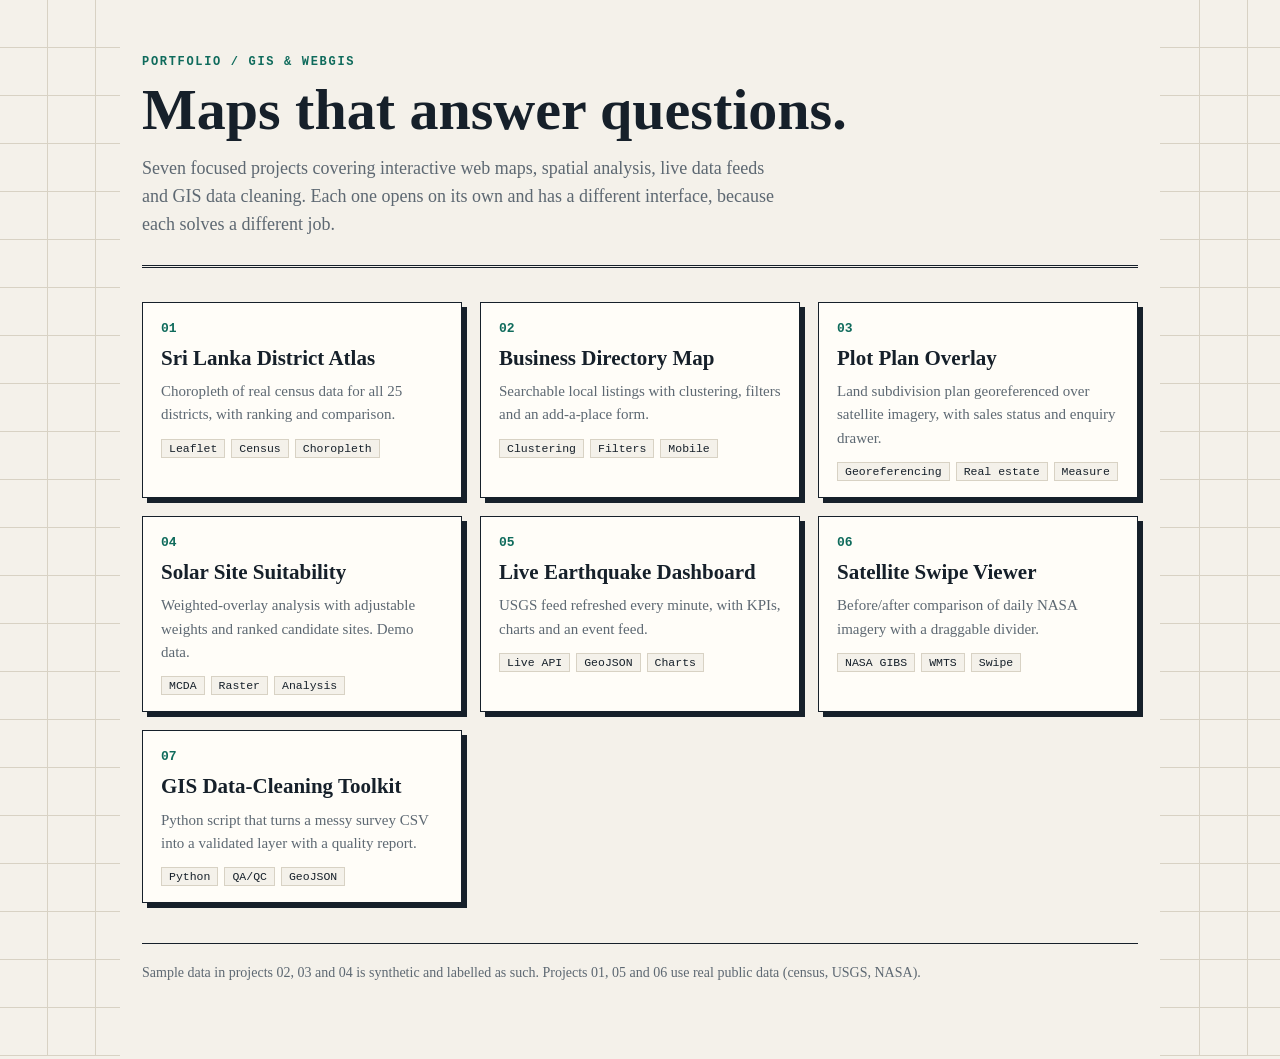
<file: index.html>
<!DOCTYPE html>
<html lang="en">
<head>
<meta charset="utf-8">
<meta name="viewport" content="width=device-width, initial-scale=1">
<title>GIS &amp; WebGIS Portfolio</title>
<meta name="description" content="Seven small WebGIS and GIS data projects: interactive maps, spatial analysis, live data and data cleaning.">
<style>
:root{--bg:#f4f1ea;--ink:#16202a;--mut:#5d6872;--line:#d8d2c4;--acc:#0f6b5c;--card:#fffdf8}
*{box-sizing:border-box}
body{margin:0;background:var(--bg);color:var(--ink);font:16px/1.55 Georgia,"Times New Roman",serif;
 background-image:linear-gradient(var(--line) 1px,transparent 1px),linear-gradient(90deg,var(--line) 1px,transparent 1px);background-size:48px 48px;background-position:-1px -1px}
.wrap{max-width:1040px;margin:0 auto;padding:56px 22px 72px;background:linear-gradient(var(--bg),var(--bg)) padding-box}
header{border-bottom:3px double var(--ink);padding-bottom:26px;margin-bottom:34px}
.kick{font:600 12px/1 ui-monospace,Menlo,monospace;letter-spacing:.14em;text-transform:uppercase;color:var(--acc)}
h1{font-size:clamp(34px,6vw,58px);line-height:1.05;margin:12px 0 14px;font-weight:700}
header p{max-width:640px;color:var(--mut);margin:0;font-size:18px}
.grid{display:grid;grid-template-columns:repeat(auto-fill,minmax(300px,1fr));gap:18px}
a.card{display:block;background:var(--card);border:1px solid var(--ink);padding:18px 18px 16px;text-decoration:none;color:inherit;box-shadow:5px 5px 0 var(--ink);transition:transform .12s,box-shadow .12s}
a.card:hover,a.card:focus-visible{transform:translate(-2px,-2px);box-shadow:7px 7px 0 var(--acc);outline:none}
.no{font:700 13px ui-monospace,Menlo,monospace;color:var(--acc)}
.card h2{font-size:21px;margin:6px 0 6px}
.card p{margin:0 0 12px;color:var(--mut);font-size:15px}
.tags{display:flex;flex-wrap:wrap;gap:6px}
.tags span{font:11.5px ui-monospace,Menlo,monospace;border:1px solid var(--line);padding:2px 7px;color:var(--ink);background:#f4f1ea}
footer{margin-top:40px;padding-top:18px;border-top:1px solid var(--ink);font-size:14px;color:var(--mut)}
</style>
</head>
<body>
<div class="wrap">
<header>
  <div class="kick">Portfolio / GIS &amp; WebGIS</div>
  <h1>Maps that answer questions.</h1>
  <p>Seven focused projects covering interactive web maps, spatial analysis, live data feeds and GIS data cleaning. Each one opens on its own and has a different interface, because each solves a different job.</p>
</header>
<main class="grid">
  <a class="card" href="https://pavith9911.github.io/sri-lanka-district-atlas/"><div class="no">01</div><h2>Sri Lanka District Atlas</h2><p>Choropleth of real census data for all 25 districts, with ranking and comparison.</p><div class="tags"><span>Leaflet</span><span>Census</span><span>Choropleth</span></div></a>
  <a class="card" href="02-business-directory-map/index.html"><div class="no">02</div><h2>Business Directory Map</h2><p>Searchable local listings with clustering, filters and an add-a-place form.</p><div class="tags"><span>Clustering</span><span>Filters</span><span>Mobile</span></div></a>
  <a class="card" href="03-plot-plan-overlay/index.html"><div class="no">03</div><h2>Plot Plan Overlay</h2><p>Land subdivision plan georeferenced over satellite imagery, with sales status and enquiry drawer.</p><div class="tags"><span>Georeferencing</span><span>Real estate</span><span>Measure</span></div></a>
  <a class="card" href="04-solar-site-suitability/index.html"><div class="no">04</div><h2>Solar Site Suitability</h2><p>Weighted-overlay analysis with adjustable weights and ranked candidate sites. Demo data.</p><div class="tags"><span>MCDA</span><span>Raster</span><span>Analysis</span></div></a>
  <a class="card" href="05-live-earthquake-dashboard/index.html"><div class="no">05</div><h2>Live Earthquake Dashboard</h2><p>USGS feed refreshed every minute, with KPIs, charts and an event feed.</p><div class="tags"><span>Live API</span><span>GeoJSON</span><span>Charts</span></div></a>
  <a class="card" href="06-satellite-swipe-viewer/index.html"><div class="no">06</div><h2>Satellite Swipe Viewer</h2><p>Before/after comparison of daily NASA imagery with a draggable divider.</p><div class="tags"><span>NASA GIBS</span><span>WMTS</span><span>Swipe</span></div></a>
  <a class="card" href="07-gis-data-cleaning-toolkit/output/report.html"><div class="no">07</div><h2>GIS Data-Cleaning Toolkit</h2><p>Python script that turns a messy survey CSV into a validated layer with a quality report.</p><div class="tags"><span>Python</span><span>QA/QC</span><span>GeoJSON</span></div></a>
</main>
<footer>Sample data in projects 02, 03 and 04 is synthetic and labelled as such. Projects 01, 05 and 06 use real public data (census, USGS, NASA).</footer>
</div>
</body>
</html>
</file>
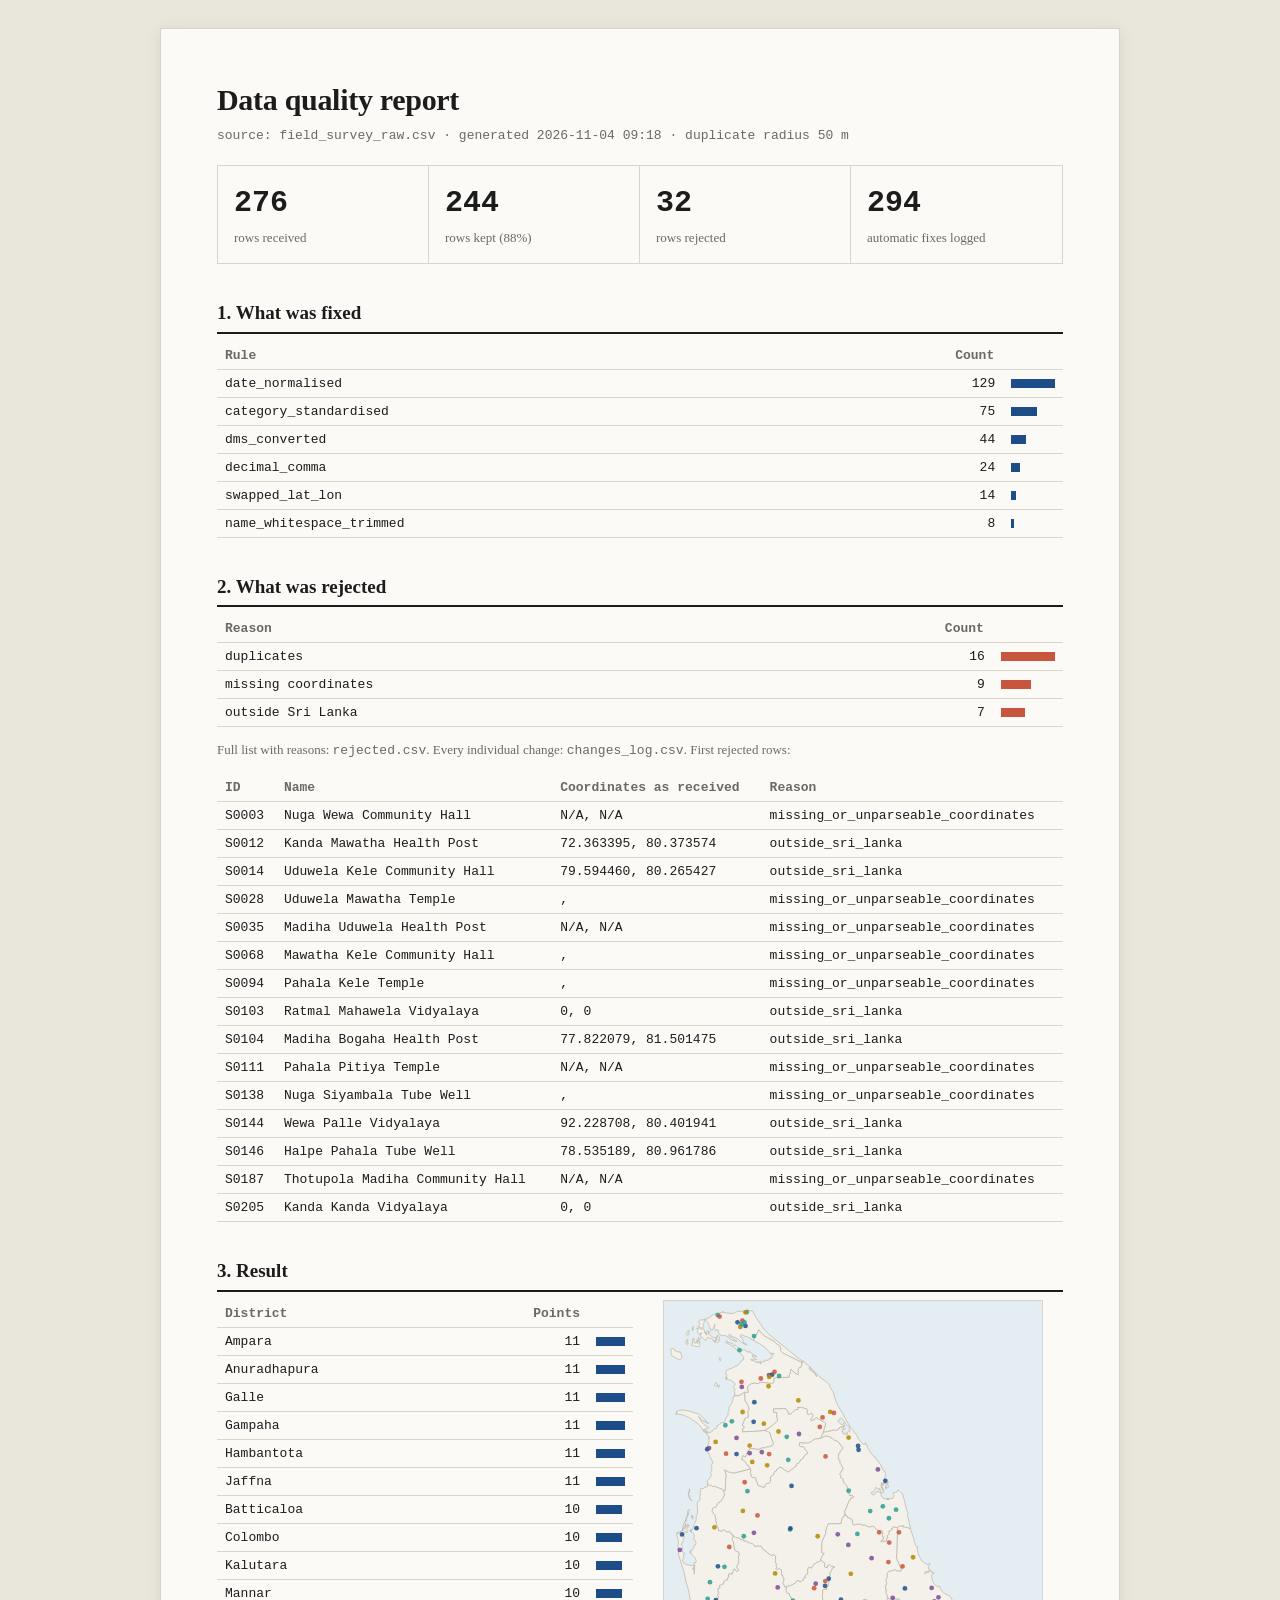
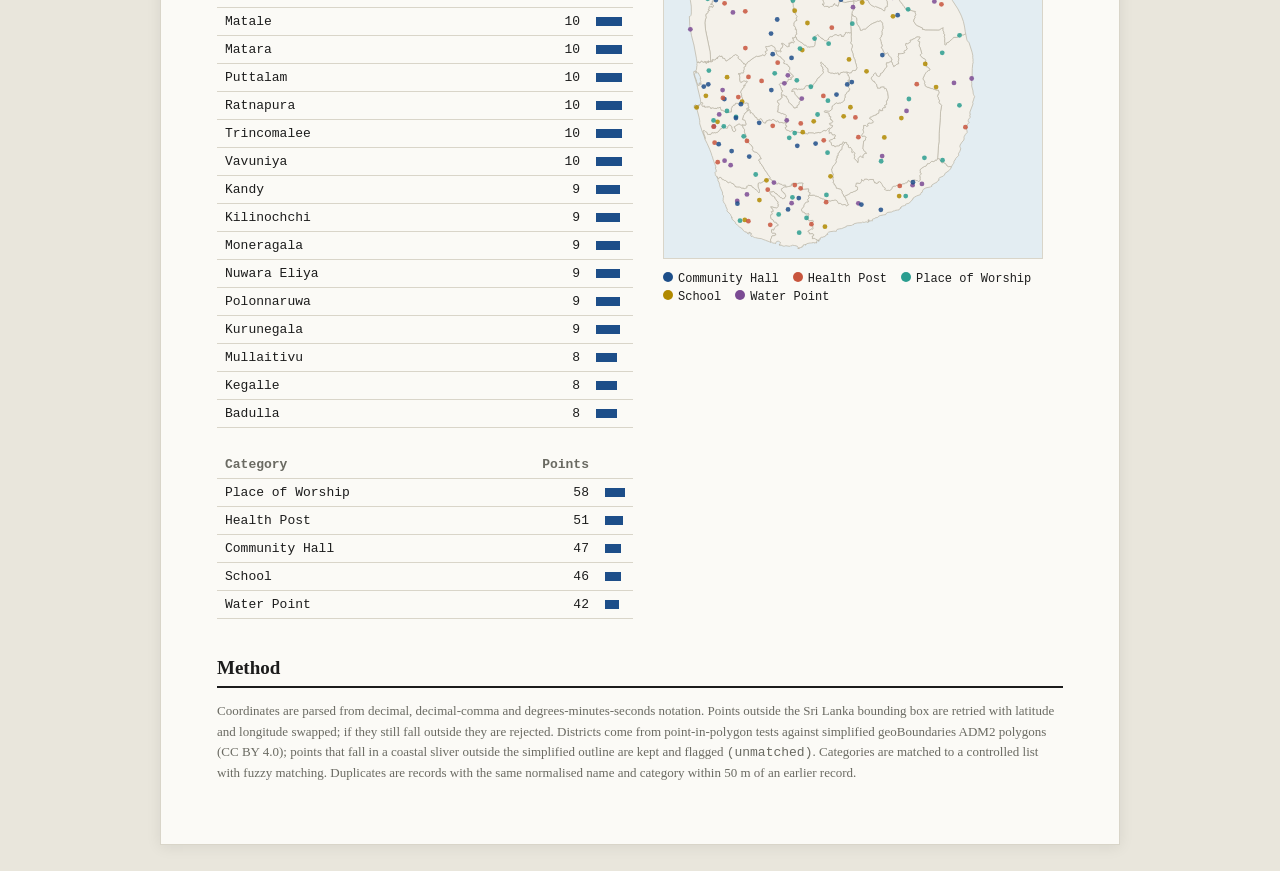
<file: 07-gis-data-cleaning-toolkit/output/report.html>
<!DOCTYPE html>
<html lang="en"><head><meta charset="utf-8"><meta name="viewport" content="width=device-width, initial-scale=1">
<title>Data quality report | field_survey_raw.csv</title>
<style>
:root{--ink:#1c1c1c;--muted:#6a6a62;--line:#d9d5c9;--paper:#fbfaf6;--acc:#1d4e89;--bad:#c8553d}
*{box-sizing:border-box}body{margin:0;background:#e9e6dc;color:var(--ink);font:15px/1.55 Georgia,'Times New Roman',serif}
.sheet{max-width:960px;margin:28px auto;background:var(--paper);padding:48px 56px;border:1px solid var(--line);box-shadow:0 2px 14px rgba(0,0,0,.08)}
h1{font-size:30px;margin:0 0 4px;letter-spacing:-.01em}h2{font-size:19px;margin:34px 0 8px;border-bottom:2px solid var(--ink);padding-bottom:4px}
.meta{color:var(--muted);font:13px ui-monospace,Consolas,monospace}
.kpis{display:grid;grid-template-columns:repeat(4,1fr);gap:0;border:1px solid var(--line);margin:22px 0}
.kpis div{padding:14px 16px;border-right:1px solid var(--line)}.kpis div:last-child{border:0}
.kpis b{display:block;font-size:30px;font-family:ui-monospace,Consolas,monospace}.kpis span{color:var(--muted);font-size:13px}
table{width:100%;border-collapse:collapse;font:13px ui-monospace,Consolas,monospace}th,td{text-align:left;padding:6px 8px;border-bottom:1px solid var(--line)}
th{color:var(--muted);font-weight:600}td.num{text-align:right;width:56px}td:last-child b{display:block;height:9px;background:var(--acc)}
.bad td:last-child b{background:var(--bad)}
.cols{display:grid;grid-template-columns:1fr 400px;gap:30px;align-items:start}
.legend{display:flex;flex-wrap:wrap;gap:4px 14px;font:12px ui-monospace,Consolas,monospace;margin-top:6px}
.legend i{display:inline-block;width:10px;height:10px;border-radius:50%;margin-right:5px}
svg{background:#e3edf2;border:1px solid var(--line);max-width:100%;height:auto}
p.note{color:var(--muted);font-size:13px}
@media(max-width:800px){.sheet{padding:24px 18px;margin:0}.cols{grid-template-columns:1fr}.kpis{grid-template-columns:1fr 1fr}}
@media print{body{background:#fff}.sheet{box-shadow:none;border:0;margin:0}}
</style></head><body><main class="sheet">
<h1>Data quality report</h1>
<div class="meta">source: field_survey_raw.csv &middot; generated 2026-11-04 09:18 &middot; duplicate radius 50 m</div>
<div class="kpis">
<div><b>276</b><span>rows received</span></div>
<div><b>244</b><span>rows kept (88%)</span></div>
<div><b>32</b><span>rows rejected</span></div>
<div><b>294</b><span>automatic fixes logged</span></div></div>
<h2>1. What was fixed</h2>
<table><tr><th>Rule</th><th>Count</th><th></th></tr><tr><td>date_normalised</td><td class="num">129</td><td><b style="width:100%"></b></td></tr><tr><td>category_standardised</td><td class="num">75</td><td><b style="width:58%"></b></td></tr><tr><td>dms_converted</td><td class="num">44</td><td><b style="width:34%"></b></td></tr><tr><td>decimal_comma</td><td class="num">24</td><td><b style="width:19%"></b></td></tr><tr><td>swapped_lat_lon</td><td class="num">14</td><td><b style="width:11%"></b></td></tr><tr><td>name_whitespace_trimmed</td><td class="num">8</td><td><b style="width:6%"></b></td></tr></table>
<h2>2. What was rejected</h2>
<table class="bad"><tr><th>Reason</th><th>Count</th><th></th></tr><tr><td>duplicates</td><td class="num">16</td><td><b style="width:100%"></b></td></tr><tr><td>missing coordinates</td><td class="num">9</td><td><b style="width:56%"></b></td></tr><tr><td>outside Sri Lanka</td><td class="num">7</td><td><b style="width:44%"></b></td></tr></table>
<p class="note">Full list with reasons: <code>rejected.csv</code>. Every individual change: <code>changes_log.csv</code>. First rejected rows:</p>
<table><tr><th>ID</th><th>Name</th><th>Coordinates as received</th><th>Reason</th></tr><tr><td>S0003</td><td>Nuga Wewa Community Hall</td><td>N/A, N/A</td><td>missing_or_unparseable_coordinates</td></tr><tr><td>S0012</td><td>Kanda Mawatha Health Post</td><td>72.363395, 80.373574</td><td>outside_sri_lanka</td></tr><tr><td>S0014</td><td>Uduwela Kele Community Hall</td><td>79.594460, 80.265427</td><td>outside_sri_lanka</td></tr><tr><td>S0028</td><td>Uduwela Mawatha Temple</td><td>, </td><td>missing_or_unparseable_coordinates</td></tr><tr><td>S0035</td><td>Madiha Uduwela Health Post</td><td>N/A, N/A</td><td>missing_or_unparseable_coordinates</td></tr><tr><td>S0068</td><td>Mawatha Kele Community Hall</td><td>, </td><td>missing_or_unparseable_coordinates</td></tr><tr><td>S0094</td><td>Pahala Kele Temple</td><td>, </td><td>missing_or_unparseable_coordinates</td></tr><tr><td>S0103</td><td>Ratmal Mahawela Vidyalaya</td><td>0, 0</td><td>outside_sri_lanka</td></tr><tr><td>S0104</td><td>Madiha Bogaha Health Post</td><td>77.822079, 81.501475</td><td>outside_sri_lanka</td></tr><tr><td>S0111</td><td>Pahala Pitiya Temple</td><td>N/A, N/A</td><td>missing_or_unparseable_coordinates</td></tr><tr><td>S0138</td><td>Nuga Siyambala Tube Well</td><td>, </td><td>missing_or_unparseable_coordinates</td></tr><tr><td>S0144</td><td>Wewa Palle Vidyalaya</td><td>92.228708, 80.401941</td><td>outside_sri_lanka</td></tr><tr><td>S0146</td><td>Halpe Pahala Tube Well</td><td>78.535189, 80.961786</td><td>outside_sri_lanka</td></tr><tr><td>S0187</td><td>Thotupola Madiha Community Hall</td><td>N/A, N/A</td><td>missing_or_unparseable_coordinates</td></tr><tr><td>S0205</td><td>Kanda Kanda Vidyalaya</td><td>0, 0</td><td>outside_sri_lanka</td></tr></table>
<h2>3. Result</h2>
<div class="cols"><div>
<table><tr><th>District</th><th>Points</th><th></th></tr><tr><td>Ampara</td><td class="num">11</td><td><b style="width:100%"></b></td></tr><tr><td>Anuradhapura</td><td class="num">11</td><td><b style="width:100%"></b></td></tr><tr><td>Galle</td><td class="num">11</td><td><b style="width:100%"></b></td></tr><tr><td>Gampaha</td><td class="num">11</td><td><b style="width:100%"></b></td></tr><tr><td>Hambantota</td><td class="num">11</td><td><b style="width:100%"></b></td></tr><tr><td>Jaffna</td><td class="num">11</td><td><b style="width:100%"></b></td></tr><tr><td>Batticaloa</td><td class="num">10</td><td><b style="width:91%"></b></td></tr><tr><td>Colombo</td><td class="num">10</td><td><b style="width:91%"></b></td></tr><tr><td>Kalutara</td><td class="num">10</td><td><b style="width:91%"></b></td></tr><tr><td>Mannar</td><td class="num">10</td><td><b style="width:91%"></b></td></tr><tr><td>Matale</td><td class="num">10</td><td><b style="width:91%"></b></td></tr><tr><td>Matara</td><td class="num">10</td><td><b style="width:91%"></b></td></tr><tr><td>Puttalam</td><td class="num">10</td><td><b style="width:91%"></b></td></tr><tr><td>Ratnapura</td><td class="num">10</td><td><b style="width:91%"></b></td></tr><tr><td>Trincomalee</td><td class="num">10</td><td><b style="width:91%"></b></td></tr><tr><td>Vavuniya</td><td class="num">10</td><td><b style="width:91%"></b></td></tr><tr><td>Kandy</td><td class="num">9</td><td><b style="width:82%"></b></td></tr><tr><td>Kilinochchi</td><td class="num">9</td><td><b style="width:82%"></b></td></tr><tr><td>Moneragala</td><td class="num">9</td><td><b style="width:82%"></b></td></tr><tr><td>Nuwara Eliya</td><td class="num">9</td><td><b style="width:82%"></b></td></tr><tr><td>Polonnaruwa</td><td class="num">9</td><td><b style="width:82%"></b></td></tr><tr><td>Kurunegala</td><td class="num">9</td><td><b style="width:82%"></b></td></tr><tr><td>Mullaitivu</td><td class="num">8</td><td><b style="width:73%"></b></td></tr><tr><td>Kegalle</td><td class="num">8</td><td><b style="width:73%"></b></td></tr><tr><td>Badulla</td><td class="num">8</td><td><b style="width:73%"></b></td></tr></table>
<br><table><tr><th>Category</th><th>Points</th><th></th></tr><tr><td>Place of Worship</td><td class="num">58</td><td><b style="width:100%"></b></td></tr><tr><td>Health Post</td><td class="num">51</td><td><b style="width:88%"></b></td></tr><tr><td>Community Hall</td><td class="num">47</td><td><b style="width:81%"></b></td></tr><tr><td>School</td><td class="num">46</td><td><b style="width:79%"></b></td></tr><tr><td>Water Point</td><td class="num">42</td><td><b style="width:72%"></b></td></tr></table>
</div><div><svg viewBox="0 0 380 560" width="380" height="560" role="img" aria-label="Map of cleaned points"><path d="M288.8,468.6L290.0,466.3L291.1,465.0L291.0,464.7L291.7,463.5L291.5,462.8L293.2,460.4L293.0,460.3L293.2,459.9L296.3,456.8L296.3,456.0L296.0,455.9L296.0,455.1L297.5,452.6L298.4,449.8L298.1,449.7L298.0,449.1L297.7,448.8L297.4,448.0L297.7,446.3L299.6,443.4L301.4,441.4L301.8,439.2L301.5,438.6L301.8,437.8L303.0,435.7L304.9,433.6L304.5,432.1L304.8,431.3L304.5,430.9L304.1,430.9L304.0,430.3L304.7,428.2L304.8,427.3L304.5,427.1L304.5,426.7L305.1,425.5L306.9,423.5L306.7,423.1L306.5,423.0L306.3,423.1L306.0,423.0L305.8,422.4L305.8,421.5L306.2,420.5L307.7,418.7L307.7,417.2L307.4,417.2L307.4,416.6L308.0,415.1L307.5,415.0L307.5,413.3L310.7,404.9L310.3,403.9L310.4,403.1L311.2,401.0L311.4,400.0L312.2,397.9L312.2,397.4L311.7,396.7L311.5,396.0L311.1,395.5L310.8,394.2L310.6,391.9L309.3,387.0L309.5,384.8L309.2,384.1L309.7,379.7L309.9,369.6L310.3,365.3L310.6,363.8L311.0,363.0L310.7,362.4L310.6,362.3L310.7,360.6L310.4,358.5L310.4,356.2L309.7,353.0L306.7,343.6L304.9,341.5L304.5,340.6L303.3,334.6L300.4,335.9L298.1,334.3L296.0,337.4L294.4,338.1L291.1,338.1L290.3,339.2L288.9,340.6L287.4,341.7L286.5,342.8L284.1,343.7L284.0,345.0L283.6,345.5L282.8,345.8L282.3,345.1L282.6,343.7L282.2,342.8L282.3,339.2L281.8,337.2L282.3,335.6L281.4,334.6L281.4,333.0L280.6,331.4L280.6,330.3L280.3,329.6L280.8,328.8L280.8,328.4L278.9,329.2L276.6,330.7L262.8,330.6L259.5,329.8L259.5,329.6L260.1,329.1L260.1,328.8L253.7,325.9L251.1,322.2L251.1,321.6L251.2,320.7L252.1,318.6L252.5,318.2L252.2,317.2L253.2,315.3L252.5,313.3L252.9,312.2L244.3,310.1L242.2,308.8L241.7,307.4L240.3,305.9L240.1,305.3L239.2,303.9L238.2,303.2L237.3,301.8L236.9,301.4L236.9,300.0L236.4,299.6L227.8,299.2L227.1,299.8L226.6,299.9L226.4,299.4L226.2,299.2L225.5,298.8L224.8,298.8L223.8,300.6L223.8,301.2L224.0,301.7L224.5,302.4L224.4,303.5L224.7,304.9L224.3,305.9L224.5,307.0L224.4,307.2L223.3,307.5L222.3,308.1L221.9,309.7L222.1,310.6L221.7,311.4L221.1,311.5L218.9,309.6L212.6,307.0L211.9,307.5L211.7,307.5L208.0,305.6L207.0,304.5L205.2,301.3L204.7,300.7L201.2,299.9L198.5,301.6L196.9,301.4L195.1,301.0L193.3,301.7L190.3,301.2L190.7,302.5L190.8,304.3L190.0,305.7L190.8,307.2L191.1,309.5L190.8,310.1L189.3,312.1L188.8,314.6L189.2,315.3L189.7,315.7L189.9,316.5L192.7,317.7L193.6,318.6L193.8,320.9L193.6,322.3L194.0,324.5L194.4,325.2L194.8,326.0L195.8,326.6L195.9,327.6L196.7,328.3L196.9,329.2L197.5,331.2L198.1,331.0L198.4,331.3L199.0,330.9L199.5,331.0L199.7,330.7L199.6,330.5L199.9,330.2L200.4,330.2L200.7,329.8L201.7,329.9L201.8,330.2L202.2,330.2L207.3,325.6L209.9,324.1L213.6,322.6L214.3,322.2L214.8,322.0L215.2,322.3L216.3,321.9L217.0,321.9L217.5,321.6L219.1,323.0L219.3,323.8L219.9,324.2L219.7,324.8L219.9,326.3L220.1,326.7L220.0,327.8L220.1,329.6L219.7,330.1L219.6,331.0L219.1,331.7L218.9,332.5L219.2,333.5L219.1,333.9L219.2,335.0L219.1,335.9L218.1,336.6L218.1,336.8L218.5,337.4L217.8,338.2L217.8,338.6L216.9,339.2L216.9,339.6L217.7,340.4L218.1,342.5L218.4,342.8L218.4,344.0L219.3,346.2L219.3,347.3L218.4,347.8L218.4,348.7L218.9,349.1L219.7,350.1L220.6,352.7L221.2,352.9L221.2,353.4L221.8,354.0L221.7,354.4L221.9,354.9L222.3,355.1L223.3,354.7L224.3,353.7L225.5,354.7L225.6,355.1L225.5,355.9L228.0,358.4L229.1,360.8L228.4,362.0L228.8,362.7L230.0,364.9L229.7,365.7L230.1,366.0L231.1,366.6L230.7,367.2L230.8,367.7L232.1,367.0L233.6,365.5L236.0,364.6L235.5,362.5L235.9,361.3L235.9,360.3L236.3,359.6L235.4,357.7L235.9,355.8L235.5,354.9L235.8,354.9L235.8,354.3L236.2,354.8L237.5,354.8L238.0,354.5L238.5,354.4L238.9,354.5L240.4,354.3L242.1,353.6L241.5,352.3L241.8,351.6L242.1,351.3L243.0,351.3L243.4,350.8L244.7,349.7L244.0,348.7L243.8,347.3L243.3,346.6L243.0,346.0L243.2,344.3L243.4,344.2L244.4,344.6L245.1,344.6L246.6,343.5L247.4,343.3L247.8,342.6L247.5,341.5L247.5,341.1L249.6,340.7L250.0,340.0L251.5,339.6L254.3,337.7L255.4,337.8L256.4,337.8L257.4,338.1L257.1,338.8L255.1,341.5L255.5,342.1L257.0,342.5L257.1,342.6L256.6,345.0L256.4,346.6L257.5,348.6L259.1,354.3L258.1,355.4L257.5,355.6L257.4,356.0L260.0,359.0L262.1,359.8L262.9,360.9L263.2,361.6L262.6,362.0L262.8,362.3L263.6,363.5L263.6,364.6L264.1,365.9L263.4,366.8L263.4,367.4L263.8,367.7L264.9,367.8L265.5,368.8L266.0,368.8L266.5,369.0L266.9,369.9L267.3,370.2L267.5,370.8L266.0,371.4L264.3,372.6L263.3,373.6L262.3,375.5L261.8,375.8L261.8,376.2L260.3,379.6L260.3,380.4L262.1,382.2L261.8,382.9L262.1,383.6L261.8,384.7L262.5,385.9L262.3,386.7L263.2,387.4L264.8,388.5L265.4,387.9L265.5,388.4L265.6,388.5L268.5,389.6L270.3,389.8L271.2,390.5L272.5,390.6L273.4,391.3L274.4,391.3L275.9,391.4L276.6,394.2L276.3,394.6L275.6,395.2L274.9,397.4L275.8,398.8L275.9,399.7L275.9,400.4L276.6,400.8L276.9,401.3L276.9,402.2L276.3,403.3L276.5,403.9L277.0,404.7L278.4,405.6L279.1,406.5L278.0,413.0L277.8,418.8L276.6,434.7L276.5,442.9L276.0,446.5L275.1,459.1L276.0,460.2L276.9,460.3L277.0,461.3L278.5,462.8L279.2,464.3L279.7,464.5L280.8,463.9L281.7,464.6L282.5,464.6L283.3,465.4L283.7,466.5L284.5,467.4L286.0,468.2L287.5,468.0L288.8,468.6Z" fill="#f4f1ea" stroke="#b9b3a3" stroke-width=".7"/><path d="M59.2,189.8L60.7,193.6L60.7,194.5L59.2,198.4L57.5,200.5L57.5,201.2L57.1,201.2L56.9,201.7L55.8,202.0L55.6,202.7L54.9,202.7L54.2,203.7L53.4,204.2L53.3,204.5L53.7,204.9L53.4,205.5L52.7,205.7L52.2,207.1L51.6,207.7L50.4,207.5L49.6,207.7L48.8,208.2L48.6,209.8L48.2,210.9L48.4,211.7L50.0,214.0L50.3,214.3L51.4,216.1L51.5,217.6L52.3,220.1L51.8,220.8L52.1,221.1L52.6,223.4L52.3,224.4L54.2,227.6L54.7,229.8L54.8,231.1L55.9,230.9L57.3,231.6L58.6,231.3L59.2,230.4L60.0,229.8L62.1,231.6L63.3,232.3L64.0,232.3L65.6,231.7L66.7,233.5L68.1,233.7L68.2,234.8L68.8,235.5L69.6,235.6L69.9,236.0L69.7,236.3L69.9,236.6L70.8,236.9L71.6,237.7L73.2,238.0L73.7,238.2L75.5,238.4L77.4,240.0L78.5,240.2L79.3,240.0L80.0,240.3L80.3,240.6L80.1,241.4L80.6,241.7L81.1,241.6L81.5,241.7L82.3,241.4L83.2,241.6L83.7,242.0L83.8,242.5L84.3,242.8L86.7,243.4L88.1,244.0L89.2,244.3L90.6,245.6L90.8,246.4L91.2,246.8L92.3,246.5L93.3,246.7L94.0,246.3L94.5,246.5L95.1,246.3L96.0,246.7L97.0,246.5L98.2,247.2L99.2,249.3L100.3,250.4L101.0,250.4L101.2,251.0L101.9,251.5L102.6,251.5L103.8,253.2L104.7,253.5L105.5,254.7L106.9,255.0L107.5,255.7L108.5,256.1L109.0,255.4L110.3,255.1L111.4,255.9L111.8,256.5L112.2,256.6L112.1,261.1L111.6,261.7L112.6,263.8L112.9,265.2L112.7,266.0L113.2,267.8L112.2,269.2L113.3,269.8L114.3,269.9L115.3,269.1L116.2,268.9L116.7,269.4L117.4,270.2L118.0,270.3L118.2,274.1L118.6,275.9L119.0,276.5L119.7,277.1L120.6,279.7L119.9,282.6L119.0,283.5L120.4,284.7L120.6,286.1L121.0,286.4L121.1,287.2L123.3,288.2L123.4,287.6L123.3,286.8L124.4,286.5L126.6,286.6L129.3,285.0L132.2,283.6L132.7,282.8L132.9,281.8L133.7,281.0L134.7,281.0L135.1,281.1L135.6,281.1L135.9,281.4L136.0,282.4L137.0,282.6L138.0,281.9L138.2,281.5L138.6,281.5L139.2,280.8L140.1,280.8L140.1,278.9L141.1,278.5L142.1,278.5L142.3,278.2L142.2,277.4L141.8,277.2L141.4,276.5L142.9,275.2L144.4,274.5L144.5,273.1L144.3,270.0L144.7,269.9L145.1,268.2L146.3,267.8L148.2,268.7L151.5,263.8L152.5,263.8L153.3,263.1L153.3,262.9L156.2,261.9L156.7,261.9L157.5,261.2L158.4,261.1L158.4,260.4L157.5,260.0L157.5,259.7L158.4,258.0L158.9,257.5L158.9,256.5L160.4,254.8L161.2,253.6L160.8,253.5L159.2,253.7L158.8,253.2L158.6,249.4L158.5,248.5L158.8,247.4L158.6,243.8L159.0,243.2L158.8,242.0L162.3,234.5L162.7,232.6L162.7,230.8L163.6,228.3L163.6,227.6L164.8,225.1L164.9,224.3L166.2,224.0L178.0,223.9L178.6,220.1L179.6,217.6L181.0,216.7L181.4,216.1L181.4,215.6L182.1,213.2L181.8,212.1L181.8,211.1L182.5,209.9L182.6,208.8L183.3,208.5L183.7,207.7L184.4,204.9L185.4,202.8L185.5,202.0L186.7,199.9L188.1,199.1L187.8,198.3L188.0,197.9L188.4,197.9L189.0,198.1L189.5,198.0L190.3,197.6L190.6,197.0L189.9,195.7L186.7,195.5L187.0,194.7L186.7,193.7L185.1,193.2L184.5,192.5L184.3,190.3L184.5,188.6L184.1,186.4L180.4,181.8L180.1,180.0L180.3,179.1L178.9,178.0L177.5,177.3L177.3,176.7L177.7,176.0L177.7,175.3L177.0,174.6L177.1,173.4L177.7,172.8L177.7,172.4L178.2,171.6L178.1,171.2L178.4,170.8L179.3,170.5L179.5,170.1L180.0,169.7L179.7,169.2L179.9,168.6L179.7,167.4L178.8,166.2L178.0,164.3L177.3,163.7L176.9,162.7L177.0,161.8L177.1,161.5L176.9,160.0L176.0,159.4L175.6,159.4L175.2,158.6L175.4,156.5L175.6,155.7L175.6,154.4L175.9,154.0L175.8,153.6L177.0,152.2L177.1,151.5L177.5,150.7L178.0,150.4L178.2,149.9L178.6,149.7L179.0,149.2L179.6,148.8L179.7,148.2L179.9,147.0L179.3,147.1L178.4,146.0L177.7,144.6L176.9,144.2L176.3,142.6L174.1,140.8L171.7,140.1L170.0,139.0L168.9,137.9L168.0,137.4L166.0,136.2L162.1,135.5L161.8,135.9L158.0,137.6L154.3,138.5L152.9,138.4L152.3,138.4L151.7,138.8L149.6,139.8L147.5,141.6L146.3,142.3L143.3,142.7L141.9,142.6L136.3,142.4L135.9,145.5L137.0,146.2L138.5,146.6L140.3,146.7L140.7,147.0L141.2,147.7L141.5,148.9L142.1,150.0L144.0,151.7L144.3,152.8L144.0,153.5L143.6,153.9L142.2,154.4L141.7,154.9L140.3,156.7L139.5,158.6L137.1,159.8L136.2,162.1L135.5,162.9L133.4,163.6L132.9,164.7L132.9,165.9L130.3,167.6L129.5,168.7L128.4,169.1L127.4,169.7L126.0,171.6L125.1,171.5L124.7,171.7L124.3,171.7L122.9,170.6L121.5,170.1L121.2,169.7L120.8,169.5L119.0,168.0L116.6,166.9L115.6,167.4L113.4,169.7L112.9,169.5L113.0,170.2L112.6,171.2L112.3,171.3L111.8,171.2L111.0,171.6L110.4,173.5L109.5,175.1L107.5,176.6L107.0,176.7L106.7,178.2L107.3,179.5L106.7,180.0L107.1,181.0L106.9,182.0L105.5,183.2L104.7,183.3L104.1,183.1L103.0,183.5L102.3,184.3L101.4,185.8L101.4,186.9L101.1,187.2L100.8,187.1L100.3,187.2L99.7,186.9L99.5,187.1L97.8,186.5L97.0,186.1L94.3,185.1L93.8,184.0L94.1,183.6L93.8,182.4L93.2,181.8L93.4,181.1L92.9,181.1L92.3,179.6L92.5,178.6L92.5,178.2L92.1,178.0L90.4,177.3L90.1,177.3L89.5,177.7L89.0,177.5L88.6,177.3L87.8,175.7L87.3,175.7L87.3,175.1L87.5,174.6L87.3,174.2L87.3,173.4L86.7,172.6L87.0,171.6L87.4,171.0L87.1,170.4L87.1,169.1L87.0,168.7L70.4,173.0L69.9,172.7L69.2,172.7L68.5,172.3L67.8,172.6L66.7,172.0L66.3,172.3L65.8,172.3L64.8,171.6L63.6,171.3L63.3,170.9L60.8,169.7L62.3,174.6L61.9,180.6L61.9,183.9L61.6,186.8L61.6,190.5L61.5,190.4L60.7,190.5L59.5,190.3L59.2,189.8Z" fill="#f4f1ea" stroke="#b9b3a3" stroke-width=".7"/><path d="M188.8,314.6L188.9,316.4L188.5,318.3L188.8,319.8L188.1,321.1L188.0,322.6L187.8,327.2L188.2,333.5L188.4,334.1L188.1,337.0L188.4,341.9L187.8,342.9L187.5,343.9L187.8,344.4L188.9,345.1L189.5,346.5L189.0,348.6L188.5,349.7L188.5,350.8L189.9,354.3L190.3,357.0L191.1,359.1L191.8,360.3L192.6,363.8L193.4,365.9L193.6,367.7L194.0,368.8L192.9,371.1L191.9,371.5L190.3,371.4L189.5,371.5L188.8,372.9L188.2,373.3L188.1,373.9L187.5,373.7L186.6,373.9L185.6,373.5L184.4,373.3L183.8,373.7L183.8,374.2L184.8,375.4L184.8,376.4L185.4,376.5L185.6,377.3L185.9,377.5L186.4,379.3L186.2,380.8L186.4,381.4L186.2,381.4L185.2,380.9L184.8,381.8L185.1,382.5L184.9,383.0L186.2,383.4L186.7,383.8L187.0,384.3L186.9,384.5L185.9,385.1L185.6,386.5L185.1,387.0L185.6,387.6L185.4,388.5L186.9,389.9L187.0,390.2L186.7,390.5L186.0,390.8L185.8,392.3L184.7,392.7L183.7,393.5L183.3,395.0L182.1,395.7L182.2,396.1L181.9,396.8L182.1,398.2L181.5,399.6L181.4,401.0L180.7,402.2L179.5,403.1L178.8,403.3L177.8,404.2L177.0,403.9L174.7,404.6L173.6,404.0L172.9,404.0L172.2,404.9L170.8,405.7L169.9,406.8L169.2,407.1L168.8,408.5L168.8,410.1L168.5,410.7L168.1,411.2L166.6,412.2L166.0,412.3L165.3,412.3L161.9,411.8L161.5,412.0L161.2,412.6L161.1,413.0L161.4,413.4L164.0,413.8L165.8,414.5L165.8,415.4L165.5,415.6L166.3,416.1L166.0,417.6L166.2,417.7L166.7,417.3L167.7,418.0L167.1,420.1L167.5,420.9L168.0,420.8L168.4,420.9L168.6,421.9L169.6,422.4L169.5,423.1L168.8,423.9L168.1,424.2L167.7,424.5L167.1,424.2L166.7,424.2L166.3,424.6L166.7,426.0L167.8,426.6L168.9,426.6L169.5,427.0L169.5,427.3L169.0,427.5L169.0,428.2L167.8,429.6L166.3,429.2L165.5,429.7L166.2,430.7L165.6,432.4L166.2,433.9L165.9,434.7L168.1,433.9L169.2,436.2L169.7,436.4L171.9,436.1L172.3,436.7L172.3,437.5L171.9,438.0L171.2,438.3L171.9,439.8L170.3,439.8L169.6,440.5L169.0,440.5L168.8,440.8L167.3,441.2L166.2,441.8L166.0,441.9L165.9,442.5L166.0,442.7L168.0,443.9L168.5,446.6L169.3,447.0L171.0,447.0L171.4,447.9L172.2,448.4L173.2,447.2L173.6,447.7L174.3,447.4L175.5,447.4L176.3,447.2L176.9,445.8L178.1,445.8L179.2,445.5L179.3,444.7L179.9,444.5L180.1,444.0L179.9,443.6L180.1,443.2L180.4,443.2L180.8,443.7L181.9,444.1L182.2,443.7L183.6,443.9L183.7,444.5L183.6,445.4L183.7,445.6L184.8,446.1L185.2,446.3L185.4,448.7L186.2,449.1L187.5,448.8L187.7,449.4L188.5,450.1L189.0,451.5L188.6,453.1L188.9,453.9L189.2,454.1L189.6,453.5L190.6,453.4L191.7,454.2L191.8,454.9L191.1,456.3L191.7,457.7L191.2,459.8L194.3,463.1L194.9,464.3L195.4,461.8L195.2,461.1L195.4,460.9L195.2,460.0L196.4,458.6L197.4,457.5L198.5,458.5L199.3,458.6L200.3,459.2L200.1,458.1L200.3,456.4L202.2,454.8L203.6,454.9L203.3,453.9L200.7,451.7L200.6,451.0L200.1,450.2L200.1,449.1L200.7,442.5L202.5,441.5L202.6,439.8L203.4,438.6L201.5,437.4L200.8,437.5L200.3,437.4L199.5,437.8L199.0,437.5L198.9,437.1L199.3,435.7L200.7,433.9L200.6,432.5L200.1,431.0L200.6,430.3L200.8,426.7L201.2,426.7L202.1,426.8L202.7,426.7L203.6,427.7L204.7,427.4L205.4,427.0L204.8,426.3L204.7,425.3L205.1,424.8L206.3,424.4L207.4,424.6L208.1,424.6L209.9,424.1L210.6,423.2L210.7,423.1L210.3,422.7L210.0,422.0L208.9,421.2L208.0,420.1L206.9,419.9L206.7,419.7L207.3,418.5L207.7,418.4L208.2,418.5L209.5,417.6L211.7,416.6L213.6,416.1L213.8,415.2L214.5,415.2L214.7,414.8L215.5,414.7L216.0,414.3L216.4,411.4L216.9,410.8L217.0,410.8L217.4,411.9L219.7,411.9L220.3,411.2L219.5,410.4L220.1,409.3L220.4,409.0L222.1,408.9L222.7,408.5L222.9,408.0L222.3,407.9L222.1,407.6L221.9,406.5L222.3,406.1L222.7,406.2L223.8,405.7L223.8,404.0L223.6,402.5L223.7,402.2L224.3,402.1L224.9,400.0L225.4,399.7L225.5,397.9L224.9,393.7L223.2,389.4L222.6,389.4L221.8,389.8L221.4,389.1L221.2,387.9L221.0,387.6L220.6,388.1L220.1,387.7L219.1,388.0L218.0,387.9L217.7,388.1L217.5,389.1L216.6,389.2L215.8,389.0L214.9,389.4L214.0,386.9L214.0,386.1L213.6,385.2L212.6,384.3L212.1,383.3L211.5,383.0L211.2,382.0L210.6,382.2L210.0,381.9L209.6,381.6L209.2,380.9L208.9,380.1L208.5,379.7L208.8,378.2L210.6,376.4L210.7,375.7L211.0,375.0L211.8,374.3L212.6,374.0L212.9,374.2L213.7,376.4L214.3,377.1L214.9,377.1L215.8,377.6L217.1,377.1L217.4,376.7L217.3,375.8L218.0,375.3L217.7,374.6L219.2,374.0L220.1,373.1L222.6,369.2L224.1,367.9L224.1,366.8L223.4,365.0L223.6,364.5L223.4,363.9L225.4,363.8L227.0,363.0L227.5,362.8L228.1,362.4L228.5,362.7L228.8,362.7L228.4,362.0L229.1,360.8L228.0,358.4L225.5,355.9L225.6,355.1L225.5,354.7L224.3,353.7L223.3,354.7L222.3,355.1L221.9,354.9L221.7,354.4L221.8,354.0L221.2,353.4L221.2,352.9L220.6,352.7L219.7,350.1L218.9,349.1L218.4,348.7L218.4,347.8L219.3,347.3L219.3,346.2L218.4,344.0L218.4,342.8L218.1,342.5L217.7,340.4L216.9,339.6L216.9,339.2L217.8,338.6L217.8,338.2L218.5,337.4L218.1,336.8L218.1,336.6L219.1,335.9L219.2,335.0L219.1,333.9L219.2,333.5L218.9,332.5L219.1,331.7L219.6,331.0L219.7,330.1L220.1,329.6L220.0,327.8L220.1,326.7L219.9,326.3L219.7,324.8L219.9,324.2L219.3,323.8L219.1,323.0L217.5,321.6L217.0,321.9L216.3,321.9L215.2,322.3L214.8,322.0L214.3,322.2L213.6,322.6L209.9,324.1L207.3,325.6L202.2,330.2L201.8,330.2L201.7,329.9L200.7,329.8L200.4,330.2L199.9,330.2L199.6,330.5L199.7,330.7L199.5,331.0L199.0,330.9L198.4,331.3L198.1,331.0L197.5,331.2L196.9,329.2L196.7,328.3L195.9,327.6L195.8,326.6L194.8,326.0L194.4,325.2L194.0,324.5L193.6,322.3L193.8,320.9L193.6,318.6L192.7,317.7L189.9,316.5L189.7,315.7L189.2,315.3L188.8,314.6Z" fill="#f4f1ea" stroke="#b9b3a3" stroke-width=".7"/><path d="M303.3,334.6L302.8,332.1L302.2,327.8L301.0,322.3L299.3,317.5L298.1,314.7L295.4,309.5L290.0,301.2L288.5,298.1L287.5,296.9L286.0,295.5L285.9,295.6L286.0,295.8L285.9,295.9L283.4,294.9L281.2,293.4L279.9,292.2L277.7,288.7L276.7,286.4L275.8,287.2L274.7,287.1L273.0,285.9L271.4,284.1L269.7,280.7L269.2,278.9L269.1,276.7L269.3,275.0L269.7,274.1L271.7,273.8L270.6,272.8L269.9,272.8L269.5,273.1L269.1,272.8L268.6,272.1L268.8,271.2L268.1,270.6L267.7,270.6L267.4,272.0L266.6,272.3L265.9,272.8L263.3,272.8L262.5,273.6L262.6,274.5L262.1,274.6L262.1,273.5L263.3,271.8L263.8,271.8L264.4,272.3L265.4,272.1L266.5,271.4L267.0,270.9L266.2,269.5L265.8,268.0L265.8,266.9L266.0,265.9L267.5,264.8L267.5,264.4L267.4,264.0L266.7,263.5L265.8,264.7L264.5,265.1L262.9,264.0L262.6,263.3L262.3,263.1L261.5,263.1L259.1,261.1L256.6,256.8L255.4,253.5L254.5,249.0L254.8,247.5L255.5,247.5L255.5,247.4L255.2,247.2L254.8,247.4L254.0,247.1L253.0,245.7L252.3,244.0L251.4,241.4L251.1,239.6L251.2,238.5L251.5,238.1L251.2,238.1L250.6,237.7L250.1,236.7L249.7,235.2L249.7,234.1L249.1,233.4L248.2,230.9L247.7,228.4L245.8,228.3L244.9,227.7L242.6,227.6L242.3,227.3L241.7,227.0L241.2,227.3L241.0,227.0L240.6,227.2L240.4,226.9L240.6,226.4L241.0,226.1L240.3,225.5L239.3,226.1L238.8,226.2L237.8,226.2L237.0,225.9L236.0,226.5L234.5,227.9L234.8,229.4L234.8,231.1L234.0,249.6L234.0,252.9L233.7,258.7L237.3,266.9L238.4,268.7L238.2,270.3L238.4,271.4L237.7,271.3L236.7,271.7L236.2,271.6L235.2,271.0L234.0,271.4L232.6,270.2L231.4,270.0L230.4,270.9L229.9,270.9L229.5,271.4L228.4,271.4L227.8,271.0L226.4,271.6L225.6,272.5L224.7,273.2L224.3,273.8L224.5,276.1L224.1,277.2L224.3,278.1L223.2,279.9L223.0,281.1L223.2,281.5L223.4,281.9L223.7,283.2L223.7,284.4L223.2,285.3L222.6,287.1L223.3,291.1L222.9,293.0L223.4,294.4L224.0,295.1L224.3,295.8L224.1,296.3L224.3,297.6L224.8,298.8L225.5,298.8L226.2,299.2L226.4,299.4L226.6,299.9L227.1,299.8L227.8,299.2L236.4,299.6L236.9,300.0L236.9,301.4L237.3,301.8L238.2,303.2L239.2,303.9L240.1,305.3L240.3,305.9L241.7,307.4L242.2,308.8L244.3,310.1L252.9,312.2L252.5,313.3L253.2,315.3L252.2,317.2L252.5,318.2L252.1,318.6L251.2,320.7L251.1,321.6L251.1,322.2L253.7,325.9L260.1,328.8L260.1,329.1L259.5,329.6L259.5,329.8L262.8,330.6L276.6,330.7L278.9,329.2L280.8,328.4L280.8,328.8L280.3,329.6L280.6,330.3L280.6,331.4L281.4,333.0L281.4,334.6L282.3,335.6L281.8,337.2L282.3,339.2L282.2,342.8L282.6,343.7L282.3,345.1L282.8,345.8L283.6,345.5L284.0,345.0L284.1,343.7L286.5,342.8L287.4,341.7L288.9,340.6L290.3,339.2L291.1,338.1L294.4,338.1L296.0,337.4L298.1,334.3L300.4,335.9L303.3,334.6Z" fill="#f4f1ea" stroke="#b9b3a3" stroke-width=".7"/><path d="M37.0,403.9L36.7,405.4L36.6,405.4L35.9,406.0L35.8,406.0L35.9,406.1L35.5,406.1L35.5,405.8L35.5,406.1L35.3,406.0L35.3,406.2L34.7,406.4L35.2,406.4L35.2,406.7L34.7,406.7L34.7,406.8L35.2,406.8L34.8,406.9L35.3,406.9L35.1,407.1L35.1,407.3L34.8,407.2L35.2,407.3L34.8,407.3L34.2,409.0L34.5,409.0L34.1,409.1L34.4,409.3L34.2,409.4L34.1,409.1L34.2,409.4L34.0,409.6L33.7,409.6L33.8,409.0L33.7,409.0L33.6,409.4L33.3,409.3L33.4,409.1L33.7,407.6L33.6,407.6L33.6,407.1L32.9,406.4L32.7,406.5L32.9,406.7L32.9,406.5L33.4,407.2L33.3,408.6L32.9,408.5L33.0,407.9L32.7,408.7L32.5,408.6L32.2,408.7L32.1,408.6L31.2,408.5L31.0,408.9L30.5,408.6L30.5,406.9L31.6,405.7L30.5,406.8L30.5,408.6L30.8,409.0L32.5,409.1L32.9,409.6L35.3,418.7L35.9,421.9L36.0,423.5L35.8,423.9L36.0,425.2L38.4,432.7L41.1,439.6L41.1,440.3L41.4,440.3L41.6,439.8L41.2,437.9L40.4,436.0L40.4,435.3L40.1,434.9L40.1,433.6L39.3,432.5L39.5,432.1L39.9,431.8L40.8,432.0L41.6,432.9L43.3,433.9L43.6,434.4L43.4,435.1L43.6,435.6L44.7,435.8L47.1,435.7L47.5,435.4L47.7,434.7L48.2,434.0L49.0,434.3L49.6,434.4L50.6,434.0L51.9,434.3L52.5,433.9L53.6,433.9L54.0,433.2L55.3,432.4L55.6,431.8L56.2,431.4L56.4,430.7L56.9,430.6L56.7,430.2L58.4,429.6L59.5,428.4L59.6,427.8L60.6,428.0L61.0,428.8L62.3,429.7L62.7,429.7L63.2,429.5L63.8,429.5L64.2,428.0L65.1,426.6L65.6,426.3L66.4,426.7L67.0,426.6L67.3,427.5L68.2,428.2L68.2,429.9L68.6,430.4L68.8,431.4L69.3,432.4L70.0,432.8L71.2,432.8L71.9,432.2L72.1,430.9L71.6,429.9L71.4,429.5L71.4,429.1L70.7,428.5L70.7,428.0L71.9,427.4L73.2,426.4L74.4,426.0L75.2,425.3L76.3,425.5L77.3,426.7L78.2,426.4L78.6,425.9L79.2,426.4L79.2,426.3L79.6,426.7L80.1,426.4L80.4,426.0L80.7,426.6L81.8,426.7L82.2,426.4L82.5,426.0L82.5,424.2L82.1,423.8L81.9,422.8L81.4,421.6L81.1,421.2L79.0,420.8L78.8,420.3L79.5,419.2L80.0,416.8L80.8,415.8L80.7,415.0L81.5,414.3L82.2,414.3L82.3,413.6L82.7,413.0L83.4,412.7L83.8,412.3L83.8,411.4L83.3,409.6L84.0,409.4L84.9,409.7L85.3,409.1L85.2,407.9L84.7,407.1L84.7,404.7L84.5,404.4L84.3,404.6L84.0,404.2L83.2,403.9L82.1,404.3L80.7,404.0L80.4,404.3L80.0,404.4L79.3,404.0L77.9,403.9L77.9,404.7L77.7,405.0L75.6,404.6L72.9,404.4L71.8,404.4L71.5,405.8L70.4,406.1L69.9,406.1L69.9,406.5L69.3,407.3L68.8,407.5L68.4,407.6L68.2,408.6L67.7,409.4L67.8,410.1L67.5,413.2L66.9,412.9L66.6,413.4L65.5,413.3L64.9,413.7L63.6,413.0L63.4,413.7L63.2,413.8L62.3,413.8L62.2,413.2L61.9,413.0L60.8,412.7L60.3,412.2L59.0,411.5L57.5,411.4L57.3,410.3L56.7,409.4L56.7,408.3L54.9,409.0L53.8,408.7L53.4,409.1L52.9,410.0L52.5,409.4L50.7,409.6L49.7,409.1L48.6,408.9L47.1,409.6L47.0,409.4L47.0,408.9L46.4,408.6L45.9,407.9L44.9,408.0L44.2,407.6L44.0,407.6L43.7,408.3L43.3,408.5L42.9,408.3L42.6,407.9L41.5,408.3L41.1,408.3L40.8,408.2L40.5,407.8L41.1,407.5L41.1,407.1L38.8,407.3L38.2,406.8L38.2,405.8L39.0,404.6L38.8,403.9L38.2,403.6L37.0,403.9Z" fill="#f4f1ea" stroke="#b9b3a3" stroke-width=".7"/><path d="M53.2,478.4L54.0,479.8L54.2,481.2L54.2,481.5L54.0,481.6L54.2,481.9L55.3,484.1L55.5,484.5L55.3,484.6L55.9,485.7L56.0,486.7L56.0,487.0L55.9,487.1L56.3,488.1L56.2,488.4L57.0,489.6L57.0,489.9L58.6,493.5L59.0,494.7L58.6,495.8L59.5,496.9L60.0,498.7L59.7,499.2L59.6,499.9L59.5,500.0L59.6,501.1L59.3,501.5L59.3,502.1L59.9,503.0L59.7,503.3L60.4,504.7L61.2,505.5L61.4,506.2L61.9,506.6L62.1,507.9L63.6,511.2L63.4,511.9L63.3,512.3L63.4,512.8L67.0,516.3L67.3,517.7L68.4,518.8L68.4,519.2L68.2,519.2L68.1,519.3L68.4,519.2L68.4,519.8L67.9,519.5L68.4,519.9L68.5,521.1L70.3,522.5L71.6,523.9L71.9,524.6L71.8,525.2L72.1,525.4L73.7,526.7L75.6,528.6L78.6,530.5L79.5,532.1L81.0,533.3L82.1,533.7L81.9,533.9L82.3,533.7L83.4,534.3L83.4,534.4L83.8,534.6L83.8,535.0L84.1,535.0L84.1,535.5L84.5,535.9L84.9,535.9L84.9,535.7L84.7,535.0L85.2,534.3L85.9,534.1L86.0,534.6L86.0,534.3L86.4,534.4L86.3,534.6L86.6,534.6L86.6,534.8L85.9,534.8L86.2,535.1L86.9,535.1L87.0,534.8L87.5,534.8L88.1,535.4L87.7,535.7L87.7,536.6L87.3,536.9L87.0,536.6L87.0,536.9L87.1,536.9L87.3,537.5L88.1,538.6L88.4,538.0L88.9,537.9L90.0,538.8L91.1,539.4L91.5,539.3L91.8,539.5L92.2,539.5L94.5,540.1L97.9,540.5L100.4,541.6L101.9,542.0L102.3,542.3L104.7,543.1L105.5,543.5L105.6,543.8L106.0,543.7L106.7,544.1L107.1,544.1L107.1,544.0L107.5,543.8L107.4,543.4L107.7,543.0L107.5,542.6L107.1,542.3L107.1,541.5L107.8,540.4L108.4,538.0L109.5,537.5L111.1,537.6L111.2,537.0L112.2,536.8L112.6,536.9L112.7,536.6L112.6,536.4L111.9,535.7L111.9,535.2L111.5,535.2L111.2,534.8L109.0,535.0L108.5,534.6L108.2,534.0L108.1,531.7L108.8,531.2L109.5,532.1L110.3,531.9L110.8,530.8L111.1,529.7L112.1,528.8L113.3,527.8L114.7,527.4L114.8,527.1L114.9,526.3L112.7,524.9L112.9,524.3L112.5,523.9L111.4,524.0L110.4,523.5L110.3,522.7L109.6,521.6L108.1,520.9L107.7,520.2L107.1,518.1L107.5,516.4L107.7,516.2L108.4,516.3L109.0,515.8L109.0,515.5L108.4,514.6L108.5,514.5L107.9,513.5L108.1,513.3L110.0,513.0L109.3,510.9L108.5,509.8L107.8,509.4L107.3,508.7L107.5,508.4L107.8,508.8L108.6,508.6L110.7,509.3L111.8,509.3L112.5,509.7L113.3,509.7L115.1,508.0L115.1,507.7L114.5,506.5L115.2,506.2L115.2,506.1L114.4,505.0L114.5,504.4L114.9,504.0L114.5,503.3L113.8,503.0L112.6,501.5L112.5,501.2L112.7,501.1L111.6,499.9L111.4,498.7L110.0,497.8L108.8,497.4L107.7,496.4L106.4,494.3L106.7,493.9L107.5,493.5L108.6,493.8L109.5,493.1L110.3,493.1L111.5,494.6L112.6,495.3L113.6,495.6L114.1,496.7L114.9,497.4L115.9,497.6L116.0,498.1L116.9,498.9L117.0,499.3L118.0,499.2L118.8,500.3L119.9,500.5L120.6,499.7L121.4,499.9L121.5,498.9L122.7,497.8L122.2,496.9L121.9,496.1L121.5,495.4L121.4,494.9L120.3,494.6L119.9,493.6L119.0,493.2L118.4,492.4L118.4,491.7L118.0,491.0L117.8,490.7L118.5,490.6L120.3,488.8L120.8,488.5L121.6,488.9L122.6,488.4L122.5,487.0L122.1,486.7L120.7,486.6L120.3,486.7L119.7,486.7L119.5,487.0L118.5,485.9L118.2,485.9L117.4,485.6L116.6,485.6L115.2,484.6L114.7,484.8L113.8,485.5L112.2,485.1L109.6,482.8L108.9,482.0L107.7,481.2L107.0,480.4L106.9,480.5L106.3,480.1L105.8,480.4L105.3,480.2L104.0,481.2L103.7,481.6L103.0,481.3L100.7,482.4L97.7,484.4L96.6,484.5L95.8,484.2L94.5,485.1L94.5,488.1L95.2,490.3L95.8,491.4L96.0,492.9L95.8,494.2L95.5,494.3L95.1,494.2L94.5,493.4L94.0,492.9L93.4,492.0L92.6,491.0L91.6,490.9L89.5,488.7L88.6,488.5L88.5,487.8L87.8,487.1L86.4,487.1L84.7,486.7L83.8,487.8L83.6,488.0L83.2,487.8L83.2,488.2L83.3,488.5L83.2,489.1L83.2,489.5L82.5,489.6L82.3,489.8L81.8,489.8L80.7,490.3L80.4,489.8L77.9,489.5L76.0,488.5L73.8,488.5L73.4,488.7L72.9,488.4L72.7,488.7L72.5,488.2L71.5,488.0L71.1,486.9L70.4,485.9L67.8,484.5L66.9,483.7L66.0,483.7L65.3,484.2L64.4,484.2L64.0,484.0L63.4,483.0L63.2,482.7L62.5,482.7L61.8,482.0L60.8,481.9L60.1,481.2L58.9,481.2L58.5,480.8L57.9,479.5L57.4,479.2L56.3,478.7L55.9,478.8L55.3,479.9L54.7,480.2L54.4,479.9L53.7,478.4L53.3,478.1L53.2,478.4Z" fill="#f4f1ea" stroke="#b9b3a3" stroke-width=".7"/><path d="M79.3,404.0L79.6,403.6L79.6,401.5L79.2,401.0L78.8,398.9L78.2,397.9L78.1,396.3L77.8,395.3L77.8,394.4L77.1,393.4L77.1,392.8L77.7,392.4L77.7,391.7L78.6,390.9L79.0,389.5L80.6,388.5L80.4,387.0L80.3,386.5L81.6,386.9L81.6,385.5L82.1,384.8L82.6,384.4L83.2,383.3L83.8,383.0L84.0,382.7L83.4,382.3L82.5,381.9L81.9,382.3L81.4,381.9L79.9,381.9L79.0,382.6L78.4,382.6L77.4,383.6L77.1,383.4L76.7,382.9L76.0,380.0L76.3,379.1L76.3,378.3L75.8,375.7L74.7,375.0L74.9,374.7L75.3,374.7L75.6,374.3L75.9,374.6L76.0,375.3L76.6,375.4L76.9,375.0L76.7,374.6L76.9,374.3L77.5,374.3L78.2,373.9L79.6,374.2L80.0,373.9L79.9,373.3L80.3,372.6L80.1,371.5L80.7,370.4L80.6,369.9L80.8,369.7L80.4,368.4L82.2,367.1L82.2,366.6L81.6,365.3L81.0,364.5L80.1,364.9L79.7,363.9L78.1,362.1L77.9,361.6L77.1,360.9L76.6,360.9L75.9,360.1L75.1,359.6L74.5,359.1L74.4,358.7L75.2,357.8L74.0,356.7L73.8,356.3L71.8,355.4L71.1,355.9L69.6,356.6L69.0,357.2L68.8,357.7L68.4,357.8L67.7,358.5L66.7,359.1L66.3,358.8L66.0,359.8L62.9,361.7L62.2,361.7L62.1,360.9L61.2,360.2L61.2,359.5L60.0,359.1L59.2,359.2L59.0,359.1L58.8,358.1L58.2,357.8L58.2,357.6L58.5,357.3L58.5,357.0L57.5,357.0L56.9,357.6L56.7,357.2L56.2,357.0L56.0,356.6L55.8,356.6L55.3,357.4L54.7,357.6L54.2,358.1L53.4,358.3L53.2,358.5L53.3,358.8L54.1,358.7L54.0,359.1L52.3,359.4L51.9,359.8L51.8,360.5L51.0,360.5L50.6,361.0L48.9,360.3L48.9,360.9L48.2,360.9L48.1,361.0L48.2,361.6L48.8,361.9L48.6,362.3L47.8,362.1L47.5,362.4L47.7,362.7L47.4,363.1L46.9,362.7L46.4,362.1L45.8,362.5L44.9,361.9L44.4,361.6L44.4,362.1L44.9,363.0L44.8,363.4L44.4,363.4L44.5,362.5L43.2,362.7L43.3,363.7L42.2,364.3L41.8,363.9L42.5,363.0L42.3,362.3L42.1,362.3L42.1,363.0L41.8,363.1L41.5,363.0L41.2,362.1L41.0,362.1L40.8,363.0L39.0,363.1L38.4,362.1L37.8,361.9L37.1,362.1L37.0,363.0L36.4,363.5L35.5,363.7L35.1,362.8L34.7,362.7L34.5,362.8L34.7,363.1L34.5,363.2L33.2,363.2L33.3,364.3L33.0,364.6L33.2,366.6L33.0,366.8L32.7,370.0L32.3,371.3L32.1,371.7L31.4,372.0L31.4,372.2L31.4,372.5L31.8,372.1L32.5,372.2L32.6,372.5L32.9,372.4L32.6,372.5L32.5,373.2L32.7,373.3L32.3,373.3L32.5,374.0L33.4,373.9L34.0,373.5L34.7,374.0L34.8,374.9L35.3,375.7L35.2,376.0L35.8,376.4L36.4,377.5L36.9,379.6L36.7,379.8L36.4,379.3L36.6,381.4L37.1,382.7L37.1,383.3L36.9,383.8L37.1,384.3L37.3,384.1L37.0,384.7L37.1,385.1L37.5,385.2L37.1,385.2L36.9,384.9L36.7,385.5L36.3,385.5L35.9,384.7L36.0,383.6L35.6,384.1L35.6,384.7L35.3,384.8L35.5,385.2L35.3,385.4L35.5,385.5L35.1,385.5L35.3,386.3L34.7,386.2L35.2,386.7L35.1,387.0L34.7,386.3L34.2,385.8L34.0,385.9L33.8,385.5L33.6,385.5L33.8,384.4L33.2,383.7L32.7,382.7L32.7,382.2L32.6,381.1L32.7,380.8L31.9,380.2L31.8,379.0L31.5,378.6L31.0,377.2L30.8,376.1L30.5,375.8L30.7,374.9L31.1,374.7L31.5,373.1L31.0,372.2L30.0,372.4L29.7,372.8L30.3,376.2L31.4,379.8L32.9,384.8L32.9,384.9L33.2,385.5L33.7,388.5L36.7,400.8L36.6,401.1L37.0,403.9L38.2,403.6L38.8,403.9L39.0,404.6L38.2,405.8L38.2,406.8L38.8,407.3L41.1,407.1L41.1,407.5L40.5,407.8L40.8,408.2L41.1,408.3L41.5,408.3L42.6,407.9L42.9,408.3L43.3,408.5L43.7,408.3L44.0,407.6L44.2,407.6L44.9,408.0L45.9,407.9L46.4,408.6L47.0,408.9L47.0,409.4L47.1,409.6L48.6,408.9L49.7,409.1L50.7,409.6L52.5,409.4L52.9,410.0L53.4,409.1L53.8,408.7L54.9,409.0L56.7,408.3L56.7,409.4L57.3,410.3L57.5,411.4L59.0,411.5L60.3,412.2L60.8,412.7L61.9,413.0L62.2,413.2L62.3,413.8L63.2,413.8L63.4,413.7L63.6,413.0L64.9,413.7L65.5,413.3L66.6,413.4L66.9,412.9L67.5,413.2L67.8,410.1L67.7,409.4L68.2,408.6L68.4,407.6L68.8,407.5L69.3,407.3L69.9,406.5L69.9,406.1L70.4,406.1L71.5,405.8L71.8,404.4L72.9,404.4L75.6,404.6L77.7,405.0L77.9,404.7L77.9,403.9L79.3,404.0Z" fill="#f4f1ea" stroke="#b9b3a3" stroke-width=".7"/><path d="M146.6,496.9L145.2,497.1L144.8,497.4L145.6,498.7L145.8,499.6L144.4,501.0L144.3,501.8L144.8,502.3L145.3,503.3L143.2,503.7L142.2,504.3L141.0,506.1L140.4,507.5L140.4,508.3L138.5,510.6L138.1,511.6L138.6,512.7L138.6,513.1L139.6,514.0L140.4,514.0L141.0,514.2L141.2,514.6L141.8,514.8L141.8,515.6L142.1,515.8L142.3,515.6L143.3,515.9L143.6,515.8L144.1,515.9L144.7,515.3L145.2,515.2L145.5,516.3L144.7,517.7L144.8,518.2L144.5,518.7L144.1,518.9L143.4,519.8L143.4,520.6L143.6,520.9L144.4,520.9L145.2,521.6L145.8,522.8L148.9,522.1L149.5,522.3L149.9,522.5L150.1,523.4L148.5,524.2L148.0,525.2L148.4,526.0L148.2,526.8L149.9,528.8L149.9,529.0L149.3,529.3L149.7,529.7L149.6,530.5L149.3,531.0L149.0,531.0L148.4,530.5L147.7,531.0L146.9,531.8L145.5,532.1L144.5,533.3L145.8,533.9L146.2,535.8L146.4,535.8L148.8,535.5L149.6,535.5L149.9,535.8L150.0,536.4L150.6,536.6L150.3,537.5L148.9,538.0L149.3,540.0L149.0,540.5L150.4,540.5L150.7,540.1L151.1,540.2L151.5,540.5L152.2,540.8L152.7,541.3L153.7,541.7L154.0,542.2L154.5,542.0L154.9,542.2L155.1,542.3L154.9,542.4L154.9,542.6L155.1,542.7L155.2,542.7L155.3,542.9L155.1,542.6L155.1,542.4L155.1,542.3L155.6,542.6L155.3,543.1L155.9,543.1L156.0,542.3L155.6,542.2L155.6,541.7L155.9,541.7L156.0,541.2L156.3,541.1L157.5,540.8L157.0,540.8L156.9,540.5L157.0,540.0L157.4,539.5L158.2,539.1L159.0,539.3L159.3,539.0L159.5,539.3L159.6,538.8L159.9,538.8L159.9,538.6L160.4,538.8L160.8,538.4L161.1,538.4L161.2,538.6L161.8,538.4L161.8,538.0L162.6,537.5L162.6,537.2L163.0,537.0L163.0,536.8L163.3,536.8L163.3,536.6L164.3,536.4L164.5,536.1L164.4,535.7L164.4,536.1L164.1,535.8L164.3,535.1L165.3,534.1L167.0,533.5L170.8,533.0L172.2,533.0L172.6,533.2L172.7,533.5L173.0,533.2L173.2,532.9L173.6,532.8L173.4,532.3L174.1,531.2L176.2,530.7L178.6,530.4L182.1,528.9L182.5,528.8L183.0,528.9L183.0,528.2L184.0,527.6L188.6,527.2L189.5,526.8L189.9,526.4L190.3,526.4L190.4,526.1L190.6,526.3L190.8,526.1L190.6,526.1L190.8,525.7L191.9,525.3L194.5,524.7L198.6,524.5L199.2,524.0L199.6,523.9L201.4,524.2L202.2,523.8L203.8,523.6L204.0,524.0L204.7,524.2L205.1,523.5L206.0,523.6L205.1,523.5L205.5,522.8L205.8,522.9L205.5,522.5L205.1,522.4L205.1,521.6L206.3,521.7L206.3,522.0L206.0,521.8L206.0,522.3L206.2,522.8L206.3,522.8L206.3,523.1L206.4,522.8L208.8,522.5L209.3,522.7L209.7,522.5L209.2,521.8L209.6,521.0L210.8,520.5L211.5,520.5L211.7,520.2L212.1,520.0L212.1,519.8L212.5,519.6L214.9,519.1L215.4,518.7L215.5,518.2L216.2,517.8L217.5,517.3L220.7,516.6L222.7,516.4L222.9,515.6L223.7,515.3L223.7,514.8L224.1,514.5L225.1,514.1L228.9,513.7L229.5,513.5L230.1,512.8L231.7,512.6L232.2,512.2L234.9,511.7L236.2,511.7L236.4,510.9L238.4,509.7L238.1,509.7L238.0,509.3L238.4,508.8L238.0,509.1L238.5,508.4L240.0,507.7L241.9,507.3L242.3,506.9L242.9,506.8L242.9,506.5L243.0,505.9L243.8,505.5L245.9,505.1L246.0,504.8L246.7,504.6L247.1,503.9L248.8,502.6L249.5,501.2L250.3,500.8L250.4,500.5L250.1,500.4L250.3,500.0L251.4,499.3L251.8,498.6L253.6,497.9L254.0,497.5L257.7,496.3L258.1,495.8L258.2,495.2L258.0,495.0L258.0,494.7L258.4,494.3L259.6,493.8L259.6,493.4L260.4,492.5L260.0,492.2L260.0,491.8L260.8,490.9L263.0,489.6L264.4,489.2L268.1,488.5L268.5,488.1L269.5,487.7L269.1,487.5L269.1,487.3L269.5,486.4L272.5,484.6L274.0,484.1L274.9,482.7L276.6,481.6L276.7,481.3L276.2,481.2L276.0,480.9L276.2,480.1L277.3,479.1L280.8,477.6L281.4,476.8L282.1,476.3L282.3,475.1L286.7,471.9L287.5,470.7L288.4,470.0L288.8,468.6L287.5,468.0L286.0,468.2L284.5,467.4L283.7,466.5L283.3,465.4L282.5,464.6L281.7,464.6L280.8,463.9L279.7,464.5L279.2,464.3L278.5,462.8L277.0,461.3L276.9,460.3L276.0,460.2L275.1,459.1L274.7,460.6L274.0,461.7L273.2,461.4L272.5,461.7L272.2,462.4L271.4,463.1L269.2,462.7L266.7,465.0L266.2,465.1L265.6,464.9L264.8,465.1L263.6,467.4L261.7,468.0L260.6,468.6L258.9,469.8L258.5,470.4L257.8,470.7L257.3,471.9L257.7,473.3L257.4,473.9L257.8,474.5L258.4,474.7L258.4,475.1L258.1,475.9L257.0,477.2L257.4,478.6L257.3,479.9L257.5,481.3L257.3,482.0L256.4,482.8L255.8,483.0L254.9,482.2L253.2,482.0L252.8,481.5L252.1,481.2L251.7,481.3L251.5,481.6L250.8,481.7L250.4,481.5L249.9,482.3L249.3,482.3L249.3,482.7L248.4,482.7L246.7,483.1L246.4,482.8L246.4,482.0L245.6,481.9L244.4,484.1L244.1,484.4L242.9,484.2L242.1,485.2L240.0,485.3L238.5,486.4L237.3,486.7L236.6,486.4L235.2,487.4L234.8,487.1L234.5,486.7L232.6,487.7L231.4,487.7L229.9,488.2L229.5,488.7L229.2,490.2L227.8,491.4L227.1,491.6L226.6,492.1L225.5,491.8L224.0,492.1L223.3,491.6L222.7,491.6L222.1,491.0L222.1,490.6L222.5,490.2L222.5,489.8L220.7,488.5L219.7,487.0L219.6,486.3L218.9,485.7L218.8,485.2L218.1,484.6L217.8,483.7L217.0,483.3L216.6,483.1L216.0,483.5L215.1,483.5L215.1,484.0L214.5,484.9L213.3,484.9L212.9,484.8L212.7,484.2L212.5,484.0L212.1,484.1L211.9,484.5L211.7,484.4L211.2,482.6L210.7,482.0L210.6,481.0L207.0,481.0L205.6,481.5L204.0,480.6L202.6,480.6L201.9,480.8L201.5,480.6L201.5,481.0L201.1,481.6L201.0,482.0L200.3,482.4L199.3,481.9L198.8,480.9L198.5,480.9L198.8,481.6L198.5,482.2L198.5,483.0L196.9,485.2L196.3,484.9L193.6,484.5L192.9,485.6L193.0,486.3L192.7,486.9L192.7,488.2L193.0,488.4L193.8,488.2L194.0,488.5L194.4,488.7L194.8,489.6L194.5,490.3L194.3,491.6L191.7,492.9L190.6,493.2L189.5,493.9L187.4,494.3L187.0,495.0L185.8,495.8L182.5,497.4L182.1,497.4L181.0,498.3L181.8,498.6L182.3,499.4L182.7,500.5L182.6,501.1L182.7,501.5L183.4,501.6L183.7,501.8L183.8,503.4L184.5,504.3L184.7,505.4L185.4,506.2L185.4,506.5L185.1,506.8L184.4,506.6L183.6,507.7L182.9,507.2L182.7,506.6L182.3,506.1L179.5,506.4L177.7,505.4L177.1,504.8L175.8,505.2L175.6,505.2L173.8,502.3L172.3,501.6L171.7,501.6L170.7,502.1L168.8,502.1L167.8,502.6L164.1,502.3L162.6,501.9L162.1,501.2L161.0,501.0L160.4,500.5L158.9,500.4L158.4,500.0L156.3,499.2L155.1,498.2L154.5,498.2L153.7,497.8L152.3,497.6L151.8,497.2L151.2,496.9L150.0,496.7L147.1,497.1L146.6,496.9Z" fill="#f4f1ea" stroke="#b9b3a3" stroke-width=".7"/><path d="M15.8,51.2L13.7,51.3L13.0,51.2L12.9,50.9L12.6,51.0L12.6,50.6L11.9,50.5L11.9,50.2L11.6,50.3L11.5,49.9L11.2,49.9L11.0,49.8L11.0,49.5L10.7,49.5L9.7,47.8L9.3,48.0L8.9,47.8L8.8,48.1L8.2,47.6L7.7,47.8L7.8,48.1L7.7,48.3L7.5,48.4L7.4,48.3L7.0,48.8L7.1,52.1L7.4,52.4L7.4,53.0L7.7,53.6L7.5,54.6L8.5,55.3L11.9,57.4L14.2,58.4L14.4,58.6L14.9,58.8L15.2,58.6L16.4,58.9L17.7,57.7L18.1,56.4L17.3,53.8L17.1,52.0L16.9,51.6L16.2,51.3L15.9,51.4L15.8,51.3L16.2,51.3L15.8,51.2ZM25.1,29.5L24.4,29.9L24.1,30.4L23.4,31.1L22.5,33.0L22.6,34.0L23.3,34.4L23.6,34.4L24.1,33.9L24.7,33.9L24.7,33.3L25.6,32.4L25.1,31.8L25.2,31.5L25.1,30.6L25.2,29.7L25.1,29.5ZM29.2,29.0L29.3,28.3L29.0,27.2L29.5,26.1L29.3,25.4L28.8,26.5L28.4,28.3L28.6,29.5L29.0,29.7L29.2,29.6L29.2,29.0ZM34.9,21.3L35.8,22.5L35.8,23.9L34.5,25.3L34.2,25.9L36.0,26.4L37.5,27.1L38.4,27.1L38.9,26.5L40.0,26.0L40.1,25.7L40.0,25.3L39.7,25.0L39.5,23.8L40.3,21.7L40.4,20.9L40.7,20.2L40.7,19.8L40.0,18.8L40.5,18.7L41.1,18.9L41.4,18.4L40.4,18.4L38.4,19.2L36.3,18.9L36.0,19.1L34.9,20.5L34.9,21.3ZM140.0,60.8L138.0,59.6L136.2,58.1L134.4,57.0L130.1,53.6L121.4,46.2L112.5,39.3L104.3,32.5L100.4,28.2L98.9,26.1L96.4,22.1L94.3,19.4L91.4,14.8L89.9,11.9L89.6,10.6L88.6,9.8L87.0,10.0L83.8,8.8L81.5,9.8L77.9,10.4L76.2,10.2L74.0,10.4L73.3,10.8L73.0,11.1L72.6,10.9L70.1,12.3L68.6,12.6L64.5,12.3L60.8,11.6L59.9,11.3L59.0,10.6L58.9,10.6L58.5,10.6L59.0,10.6L59.2,10.8L59.0,10.8L59.7,11.3L58.9,11.6L57.4,11.5L54.5,12.3L53.7,12.2L52.6,12.4L51.4,13.0L50.8,13.1L50.0,13.7L48.5,14.1L47.7,14.5L47.0,15.2L47.1,15.8L46.0,16.5L44.1,17.3L43.2,17.1L42.6,17.4L42.1,18.1L42.3,18.4L41.8,19.2L42.2,20.2L43.0,20.5L44.7,22.3L44.2,22.8L44.7,23.1L45.6,24.6L45.2,25.2L45.2,25.7L46.2,27.1L46.4,28.2L47.3,28.5L47.3,28.6L46.9,28.8L47.4,29.0L48.4,28.9L48.6,29.3L48.6,28.8L49.3,28.1L49.3,27.8L49.9,27.5L50.3,26.7L50.3,25.4L51.1,24.8L51.2,24.2L51.0,23.6L51.1,23.2L51.0,23.6L51.2,24.1L51.2,24.8L51.1,25.0L50.7,25.2L50.4,25.9L50.4,26.5L50.3,27.2L50.4,27.5L50.1,27.7L50.3,27.9L52.1,29.5L52.1,29.7L52.9,29.6L53.0,28.9L53.3,28.8L54.5,29.3L54.8,30.7L54.5,31.5L55.3,32.6L56.4,33.5L56.6,34.0L57.4,34.6L58.1,34.8L58.2,34.7L60.3,35.1L60.7,34.6L61.2,34.6L64.5,36.2L66.0,37.6L67.9,38.9L71.8,40.4L72.9,40.7L73.2,40.4L73.4,40.1L73.3,40.0L73.0,40.2L71.0,39.5L70.1,38.6L70.1,38.3L68.6,37.3L68.2,36.6L66.0,36.0L65.5,35.3L65.3,33.6L65.5,33.2L65.8,33.7L67.3,34.7L70.6,36.5L73.6,37.9L75.2,38.9L75.9,39.5L76.0,40.1L77.8,41.5L82.2,44.1L82.5,44.0L83.4,43.7L83.3,43.4L82.5,43.3L80.0,42.2L80.1,41.5L79.5,39.5L78.4,37.3L78.5,36.5L77.9,36.2L77.0,36.5L76.7,35.8L76.9,35.7L76.3,35.3L77.0,34.3L78.1,33.7L78.6,33.9L81.2,35.3L83.2,35.8L85.9,37.1L89.7,39.4L91.0,37.5L94.4,31.1L95.3,28.9L97.0,31.1L100.3,34.7L103.8,36.8L109.7,40.0L113.8,43.6L116.0,44.9L116.9,46.3L117.3,47.7L117.1,49.8L119.5,52.4L130.6,57.9L137.1,61.0L138.9,61.3L140.0,60.8ZM32.7,39.8L33.2,40.5L34.8,40.8L34.8,40.9L33.6,40.9L33.2,40.7L33.0,41.2L34.2,42.0L34.1,42.3L33.7,42.2L32.5,41.6L32.2,41.8L32.2,42.6L30.8,42.0L30.7,41.5L30.1,41.2L30.3,39.4L30.0,39.0L30.3,38.4L30.1,37.9L29.9,38.2L29.9,38.6L29.5,38.4L29.3,37.7L28.8,38.0L28.5,39.8L28.4,40.0L28.6,40.7L28.1,41.3L28.9,41.6L28.6,42.3L28.5,42.3L28.6,42.9L27.8,42.9L27.9,43.1L27.7,44.2L27.8,44.4L27.8,44.5L28.8,44.9L33.3,45.9L35.2,45.9L35.8,45.5L35.5,44.7L35.5,44.1L35.9,43.6L35.5,42.4L35.5,42.0L36.2,41.1L35.9,40.5L33.4,38.9L33.3,39.7L33.0,40.0L32.7,39.8ZM24.0,42.0L23.7,41.6L24.0,38.7L24.0,38.6L23.4,38.4L22.3,39.7L22.2,40.5L22.3,41.3L22.3,42.9L22.6,43.1L23.8,43.6L24.1,42.7L24.0,42.0ZM35.3,37.5L35.3,37.1L34.9,36.6L34.5,36.8L34.8,38.3L35.6,39.1L35.8,39.1L35.9,39.0L35.5,39.0L35.8,39.0L36.0,38.4L35.8,38.3L35.9,37.7L35.3,37.5ZM52.3,38.4L52.7,37.2L52.6,36.5L52.1,36.5L52.3,36.9L52.2,37.1L51.9,36.9L51.1,37.1L49.7,36.8L47.4,35.3L45.8,33.7L44.2,33.0L44.7,32.4L45.5,32.5L45.2,31.9L45.1,32.1L44.9,31.9L45.3,31.7L45.3,30.7L45.6,31.2L45.9,30.8L45.1,30.4L43.7,30.4L43.6,30.6L44.2,30.8L41.9,31.5L41.8,32.1L42.6,32.4L43.2,33.2L42.3,32.6L41.9,32.6L41.9,32.9L42.5,33.0L43.2,34.3L41.6,32.9L40.5,31.2L40.5,31.0L41.1,30.4L41.0,29.9L40.1,29.3L39.9,28.3L39.3,27.8L38.8,27.7L38.1,28.5L37.4,28.6L36.7,28.2L35.9,27.1L34.2,27.5L33.0,27.2L32.9,27.5L33.0,27.9L34.2,28.9L34.1,29.2L33.7,29.3L33.4,29.7L33.8,31.0L35.2,33.0L35.9,33.5L36.7,33.3L37.4,31.8L38.1,32.4L37.4,33.6L36.4,33.6L36.3,34.0L36.3,34.7L36.9,35.4L36.9,36.1L37.3,36.6L37.5,36.5L38.4,36.9L41.1,39.3L41.8,39.3L42.2,39.1L42.7,38.3L42.9,37.5L43.6,36.9L45.9,37.2L47.8,38.0L49.6,39.5L50.8,39.7L51.4,39.8L51.4,39.3L52.2,38.4L52.6,38.6L52.7,39.7L52.3,39.7L51.8,40.8L50.4,40.7L50.1,40.2L50.3,40.1L50.1,40.0L50.0,40.4L50.4,40.9L51.4,41.5L53.2,41.9L54.1,41.2L54.9,40.9L55.8,39.4L55.6,39.3L55.3,39.7L55.3,39.3L55.2,39.1L55.3,39.3L55.2,39.4L55.2,38.7L55.9,37.5L55.3,35.5L54.5,35.0L54.1,34.4L54.0,35.3L53.6,35.3L53.6,35.8L52.9,35.5L53.3,36.0L53.4,37.3L53.2,38.0L52.5,38.6L52.2,38.4L52.3,38.4Z" fill="#f4f1ea" stroke="#b9b3a3" stroke-width=".7"/><path d="M107.0,480.4L106.7,480.1L106.9,479.2L104.3,475.8L103.6,474.4L101.1,471.1L99.7,468.5L97.7,465.4L96.6,464.7L96.6,463.6L95.3,461.7L95.2,461.3L95.6,460.9L97.9,460.3L96.7,458.2L96.3,456.8L95.6,456.4L95.6,456.3L94.9,455.7L93.4,453.8L92.5,453.8L92.1,453.5L90.6,453.1L89.7,452.6L89.6,452.0L88.9,451.2L88.9,450.5L89.3,449.9L89.3,449.5L89.3,448.8L89.0,448.7L88.9,448.1L88.5,447.4L88.1,447.3L87.9,446.6L86.2,445.5L85.1,443.9L84.4,443.6L83.3,440.7L82.6,439.6L82.7,439.3L82.3,438.9L82.1,438.7L82.1,438.2L82.9,438.2L82.7,437.1L81.1,434.0L80.8,432.5L81.1,431.1L80.8,430.6L80.4,430.3L80.3,429.7L79.6,429.1L79.0,427.0L79.2,426.4L78.6,425.9L78.2,426.4L77.3,426.7L76.3,425.5L75.2,425.3L74.4,426.0L73.2,426.4L71.9,427.4L70.7,428.0L70.7,428.5L71.4,429.1L71.4,429.5L71.6,429.9L72.1,430.9L71.9,432.2L71.2,432.8L70.0,432.8L69.3,432.4L68.8,431.4L68.6,430.4L68.2,429.9L68.2,428.2L67.3,427.5L67.0,426.6L66.4,426.7L65.6,426.3L65.1,426.6L64.2,428.0L63.8,429.5L63.2,429.5L62.7,429.7L62.3,429.7L61.0,428.8L60.6,428.0L59.6,427.8L59.5,428.4L58.4,429.6L56.7,430.2L56.9,430.6L56.4,430.7L56.2,431.4L55.6,431.8L55.3,432.4L54.0,433.2L53.6,433.9L52.5,433.9L51.9,434.3L50.6,434.0L49.6,434.4L49.0,434.3L48.2,434.0L47.7,434.7L47.5,435.4L47.1,435.7L44.7,435.8L43.6,435.6L43.4,435.1L43.6,434.4L43.3,433.9L41.6,432.9L40.8,432.0L39.9,431.8L39.5,432.1L39.3,432.5L40.1,433.6L40.1,434.9L40.4,435.3L40.4,436.0L41.2,437.9L41.6,439.8L41.4,440.3L41.1,440.3L43.4,445.0L45.9,450.6L47.7,455.3L48.1,457.1L48.8,458.5L49.2,460.4L49.9,462.2L49.9,462.7L50.1,462.9L50.3,463.6L50.7,464.2L52.2,468.5L52.1,469.2L51.9,469.0L51.9,469.3L51.5,469.4L52.5,471.6L52.5,473.2L51.9,473.3L51.1,474.3L51.4,474.7L51.4,475.7L51.8,476.2L51.6,476.8L52.1,477.3L53.2,478.0L52.9,478.4L53.2,478.4L53.3,478.1L53.7,478.4L54.4,479.9L54.7,480.2L55.3,479.9L55.9,478.8L56.3,478.7L57.4,479.2L57.9,479.5L58.5,480.8L58.9,481.2L60.1,481.2L60.8,481.9L61.8,482.0L62.5,482.7L63.2,482.7L63.4,483.0L64.0,484.0L64.4,484.2L65.3,484.2L66.0,483.7L66.9,483.7L67.8,484.5L70.4,485.9L71.1,486.9L71.5,488.0L72.5,488.2L72.7,488.7L72.9,488.4L73.4,488.7L73.8,488.5L76.0,488.5L77.9,489.5L80.4,489.8L80.7,490.3L81.8,489.8L82.3,489.8L82.5,489.6L83.2,489.5L83.2,489.1L83.3,488.5L83.2,488.2L83.2,487.8L83.6,488.0L83.8,487.8L84.7,486.7L86.4,487.1L87.8,487.1L88.5,487.8L88.6,488.5L89.5,488.7L91.6,490.9L92.6,491.0L93.4,492.0L94.0,492.9L94.5,493.4L95.1,494.2L95.5,494.3L95.8,494.2L96.0,492.9L95.8,491.4L95.2,490.3L94.5,488.1L94.5,485.1L95.8,484.2L96.6,484.5L97.7,484.4L100.7,482.4L103.0,481.3L103.7,481.6L104.0,481.2L105.3,480.2L105.8,480.4L106.3,480.1L106.9,480.5L107.0,480.4Z" fill="#f4f1ea" stroke="#b9b3a3" stroke-width=".7"/><path d="M188.2,333.5L186.2,333.5L185.9,333.2L184.4,333.6L183.7,333.2L182.5,333.2L182.3,333.4L182.5,334.3L181.9,334.6L181.8,335.2L181.2,335.3L181.1,336.0L180.8,336.3L180.6,337.2L179.3,336.7L179.2,336.8L178.9,337.5L178.5,336.8L178.0,335.3L176.3,335.6L176.0,336.0L175.6,336.0L175.2,336.4L175.4,336.7L175.2,336.8L174.4,336.0L173.0,335.3L171.2,335.6L169.9,337.0L169.0,337.1L168.6,337.4L167.1,337.4L165.3,339.0L165.5,340.1L164.7,340.3L163.0,341.8L162.3,341.4L161.5,341.5L160.8,340.4L159.5,339.9L159.0,338.9L158.0,338.9L156.2,337.0L155.2,336.7L155.2,335.7L154.9,335.4L154.5,335.3L153.2,336.4L151.5,337.0L150.8,337.8L151.2,338.5L151.2,339.3L151.7,340.3L152.2,341.3L152.3,342.1L151.9,342.4L151.9,342.9L151.7,343.7L151.8,345.1L151.5,345.5L151.5,346.4L150.8,346.8L150.4,347.5L148.4,347.5L147.5,347.5L146.7,347.9L145.2,347.6L144.4,347.8L142.6,346.1L141.5,345.8L141.1,345.8L140.4,345.4L139.0,343.7L137.0,342.8L136.0,341.8L135.9,341.7L135.3,341.8L134.1,340.3L133.3,340.0L133.4,339.9L133.2,338.2L132.9,338.2L132.7,337.8L132.3,337.8L131.2,337.9L130.8,338.8L129.2,338.5L128.8,338.8L129.3,339.0L129.9,339.9L130.0,340.0L129.6,340.6L129.7,341.0L130.7,342.1L131.0,342.9L130.0,343.6L128.5,342.6L128.6,342.9L128.4,343.1L128.5,343.5L127.8,343.3L127.5,343.1L127.3,343.2L127.4,343.7L127.3,344.0L126.0,344.0L125.9,343.7L125.6,343.7L125.5,344.8L125.9,345.8L125.9,346.2L125.3,346.4L125.8,346.8L125.8,347.2L125.3,347.1L124.8,347.6L124.1,347.5L122.3,346.4L120.6,344.7L120.1,344.6L119.7,344.7L119.2,343.9L118.1,344.2L118.1,345.0L118.6,345.3L119.2,345.4L119.5,346.5L119.2,346.6L119.2,347.2L118.4,348.9L117.5,349.1L117.1,350.4L116.6,350.9L117.0,351.6L117.5,351.6L117.8,352.2L117.7,352.5L117.4,352.6L116.9,352.5L115.8,351.6L114.7,352.2L113.2,351.2L112.6,351.9L113.3,355.1L113.7,355.4L113.8,355.9L115.1,356.9L115.6,357.0L116.0,357.3L117.1,357.7L117.5,358.7L118.2,359.1L120.7,361.6L121.0,362.3L120.7,362.7L120.7,363.2L120.0,363.7L120.6,364.2L120.6,364.5L121.8,364.6L122.5,365.3L123.8,365.3L124.5,366.0L124.4,366.6L124.7,367.1L125.9,367.7L126.3,368.6L126.3,370.6L126.2,370.8L125.1,371.5L125.1,372.2L125.5,372.8L126.0,372.9L126.9,373.6L128.0,375.3L129.5,376.2L129.9,377.6L129.7,377.9L127.8,378.0L127.3,378.6L127.3,379.0L127.7,379.1L128.1,380.2L127.3,380.0L126.9,380.8L126.3,380.0L125.9,380.4L125.2,380.2L124.7,380.4L124.7,381.4L124.3,381.9L124.1,382.5L123.6,382.3L123.3,382.7L123.4,383.3L122.2,383.3L120.8,383.7L120.6,383.7L120.3,383.3L119.2,384.1L117.3,384.1L116.4,384.9L115.9,385.2L115.8,385.6L117.0,387.0L117.1,388.0L117.7,389.1L117.8,390.2L118.4,391.2L118.5,392.0L118.6,392.1L119.0,391.9L119.3,392.0L119.3,392.3L118.4,393.0L118.0,394.5L118.0,396.7L118.2,397.1L119.6,395.9L120.1,396.0L121.0,397.0L121.5,397.0L121.8,397.4L123.0,397.4L123.2,397.7L122.9,398.2L123.7,399.1L124.0,400.0L125.1,401.4L125.1,402.2L125.5,403.5L126.2,404.3L128.8,406.2L129.0,406.9L129.6,407.5L130.6,409.1L132.1,409.4L132.5,408.6L134.0,408.7L134.1,408.5L133.8,407.3L134.0,406.7L135.6,405.8L136.0,404.7L135.9,403.8L136.2,402.9L136.4,402.6L137.1,402.2L137.4,401.7L135.6,399.9L134.9,398.4L133.6,397.5L133.3,397.1L133.3,396.8L131.8,395.5L131.6,395.0L131.8,394.4L131.5,394.2L131.6,394.1L131.4,393.5L130.4,392.0L130.1,391.9L129.6,392.4L129.0,392.3L128.8,392.8L128.5,392.4L128.8,392.1L128.9,390.9L129.2,390.5L129.7,390.5L129.9,390.3L130.6,390.1L130.7,389.6L131.2,389.9L131.4,390.3L131.6,390.3L133.2,389.6L133.4,390.5L134.0,390.8L135.1,390.3L136.2,390.2L136.4,390.6L138.2,390.3L138.9,390.5L139.9,390.1L140.7,390.1L141.5,389.2L141.7,388.5L142.1,387.9L142.2,387.3L143.7,386.7L145.8,386.9L147.7,388.0L148.9,388.3L149.2,388.1L149.6,387.6L149.3,387.3L149.9,386.7L150.4,385.4L151.5,384.0L152.1,383.6L152.2,383.2L152.7,382.3L153.6,381.8L154.0,380.1L154.8,379.0L156.0,378.6L156.7,377.5L159.5,374.6L159.7,374.0L160.4,373.6L159.7,371.3L160.1,371.0L160.1,370.2L159.7,370.0L159.5,369.6L159.7,369.2L159.5,368.8L159.9,368.2L159.0,367.9L158.0,366.3L158.4,365.7L157.5,363.7L157.8,363.1L158.1,363.1L158.9,363.8L161.4,366.6L162.1,366.8L162.3,367.7L162.9,368.2L163.6,368.6L163.8,369.3L164.7,369.7L164.8,370.4L164.5,370.7L164.8,371.5L164.7,372.6L165.9,373.5L166.6,373.6L167.5,374.2L169.6,374.2L171.2,374.7L172.7,374.2L173.7,374.4L174.7,374.0L175.4,374.2L175.6,374.3L175.4,375.3L175.6,375.8L176.0,376.0L176.3,375.8L177.0,375.0L177.5,373.9L177.8,373.5L179.0,373.5L180.4,373.1L181.9,373.3L183.8,373.1L184.4,373.3L185.6,373.5L186.6,373.9L187.5,373.7L188.1,373.9L188.2,373.3L188.8,372.9L189.5,371.5L190.3,371.4L191.9,371.5L192.9,371.1L194.0,368.8L193.6,367.7L193.4,365.9L192.6,363.8L191.8,360.3L191.1,359.1L190.3,357.0L189.9,354.3L188.5,350.8L188.5,349.7L189.0,348.6L189.5,346.5L188.9,345.1L187.8,344.4L187.5,343.9L187.8,342.9L188.4,341.9L188.1,337.0L188.4,334.1L188.2,333.5Z" fill="#f4f1ea" stroke="#b9b3a3" stroke-width=".7"/><path d="M83.8,412.3L84.1,412.3L84.4,412.2L84.5,411.9L84.8,411.9L84.8,411.2L85.1,411.1L85.5,410.5L85.9,411.4L86.2,411.2L86.4,411.5L86.7,414.4L87.1,414.4L87.8,413.8L88.8,414.7L89.2,414.5L89.7,415.8L90.1,416.3L90.6,416.3L91.6,418.4L93.4,419.0L93.6,419.2L93.3,419.5L93.8,420.1L93.8,420.9L94.7,420.9L95.2,421.0L95.5,420.5L96.2,420.6L96.7,420.1L97.4,420.1L98.5,421.0L99.3,423.0L99.9,423.7L101.1,424.4L101.4,424.1L101.5,424.5L101.8,424.4L101.6,424.1L102.6,423.8L102.5,422.8L103.6,422.3L103.7,421.7L104.4,422.0L105.1,421.5L106.9,421.2L107.3,421.7L108.1,421.7L108.4,421.2L108.9,420.9L109.6,420.3L111.6,421.9L112.5,422.4L112.9,423.1L113.7,422.8L114.0,422.0L114.4,422.4L115.2,422.8L115.1,423.2L115.3,423.7L116.7,424.1L117.5,423.5L120.1,424.4L121.6,424.1L122.7,424.2L123.8,423.7L124.8,422.0L124.5,421.3L123.3,420.8L123.3,419.7L122.6,418.7L122.6,418.1L123.0,417.6L123.0,416.6L122.1,415.8L121.5,415.8L120.6,415.0L119.7,415.1L118.8,414.5L118.2,414.8L117.8,414.8L117.1,414.0L116.2,413.8L115.5,413.3L114.8,413.2L114.4,413.3L114.1,412.9L114.4,412.2L114.3,411.8L114.8,411.6L114.8,409.0L114.9,408.6L114.8,407.1L115.6,406.2L115.9,405.8L115.6,405.3L115.6,404.4L115.1,404.3L114.8,404.0L114.5,403.2L114.0,402.9L114.1,402.0L114.8,401.3L115.3,401.3L116.4,401.1L116.6,400.6L117.4,400.2L117.8,399.2L118.4,399.2L118.8,398.6L118.6,397.9L118.9,397.7L118.4,397.7L118.2,397.1L118.0,396.7L118.0,394.5L118.4,393.0L119.3,392.3L119.3,392.0L119.0,391.9L118.6,392.1L118.5,392.0L118.4,391.2L117.8,390.2L117.7,389.1L117.1,388.0L117.0,387.0L115.8,385.6L115.9,385.2L116.4,384.9L117.3,384.1L119.2,384.1L120.3,383.3L120.6,383.7L120.8,383.7L122.2,383.3L123.4,383.3L123.3,382.7L123.6,382.3L124.1,382.5L124.3,381.9L124.7,381.4L124.7,380.4L125.2,380.2L125.9,380.4L126.3,380.0L126.9,380.8L127.3,380.0L128.1,380.2L127.7,379.1L127.3,379.0L127.3,378.6L127.8,378.0L129.7,377.9L129.9,377.6L129.5,376.2L128.0,375.3L126.9,373.6L126.0,372.9L125.5,372.8L125.1,372.2L125.1,371.5L126.2,370.8L126.3,370.6L126.3,368.6L125.9,367.7L124.7,367.1L124.4,366.6L124.5,366.0L123.8,365.3L122.5,365.3L121.8,364.6L120.6,364.5L120.6,364.2L120.0,363.7L120.7,363.2L120.7,362.7L121.0,362.3L120.7,361.6L118.2,359.1L117.5,358.7L117.1,357.7L116.0,357.3L115.6,357.0L115.1,356.9L113.8,355.9L113.7,355.4L113.3,355.1L112.6,351.9L111.5,351.6L111.9,350.1L111.9,349.4L111.2,348.0L110.6,347.6L109.7,347.3L108.5,346.2L106.9,346.5L106.4,346.8L103.7,347.5L102.3,347.3L102.1,348.2L102.7,348.7L103.6,351.1L103.3,351.8L102.6,351.8L101.6,352.5L101.9,353.4L102.5,353.7L102.7,354.1L101.1,356.6L98.9,355.5L98.2,356.6L97.5,356.3L96.9,356.7L94.3,357.4L93.0,357.0L90.8,358.4L89.7,359.0L85.8,362.0L84.1,363.0L82.7,365.2L81.6,365.3L82.2,366.6L82.2,367.1L80.4,368.4L80.8,369.7L80.6,369.9L80.7,370.4L80.1,371.5L80.3,372.6L79.9,373.3L80.0,373.9L79.6,374.2L78.2,373.9L77.5,374.3L76.9,374.3L76.7,374.6L76.9,375.0L76.6,375.4L76.0,375.3L75.9,374.6L75.6,374.3L75.3,374.7L74.9,374.7L74.7,375.0L75.8,375.7L76.3,378.3L76.3,379.1L76.0,380.0L76.7,382.9L77.1,383.4L77.4,383.6L78.4,382.6L79.0,382.6L79.9,381.9L81.4,381.9L81.9,382.3L82.5,381.9L83.4,382.3L84.0,382.7L83.8,383.0L83.2,383.3L82.6,384.4L82.1,384.8L81.6,385.5L81.6,386.9L80.3,386.5L80.4,387.0L80.6,388.5L79.0,389.5L78.6,390.9L77.7,391.7L77.7,392.4L77.1,392.8L77.1,393.4L77.8,394.4L77.8,395.3L78.1,396.3L78.2,397.9L78.8,398.9L79.2,401.0L79.6,401.5L79.6,403.6L79.3,404.0L80.0,404.4L80.4,404.3L80.7,404.0L82.1,404.3L83.2,403.9L84.0,404.2L84.3,404.6L84.5,404.4L84.7,404.7L84.7,407.1L85.2,407.9L85.3,409.1L84.9,409.7L84.0,409.4L83.3,409.6L83.8,411.4L83.8,412.3Z" fill="#f4f1ea" stroke="#b9b3a3" stroke-width=".7"/><path d="M56.2,59.2L56.2,59.9L56.4,60.0L56.9,59.9L56.7,59.5L57.1,58.8L57.3,57.9L56.7,57.4L55.5,57.4L55.3,58.1L56.2,59.2ZM52.6,82.0L51.8,83.2L51.2,83.5L51.1,83.4L51.0,83.5L50.8,84.3L51.0,84.9L51.2,85.5L51.8,85.7L52.6,85.0L53.6,85.2L54.2,85.6L54.4,86.3L54.8,87.0L55.1,87.0L55.8,86.1L55.5,84.8L54.9,84.8L54.5,84.3L54.2,84.9L53.7,84.6L53.7,84.2L53.8,84.2L54.1,83.9L53.8,83.8L53.3,83.0L53.0,82.7L53.2,82.3L52.9,82.0L52.6,82.0ZM62.3,78.7L62.9,78.8L63.2,78.7L62.7,78.4L62.9,77.3L62.6,77.2L62.6,76.3L62.2,76.7L61.9,77.7L62.1,78.5L62.3,78.7ZM89.7,39.4L97.0,43.6L101.6,46.9L103.2,48.3L103.2,48.5L105.8,51.0L107.5,53.5L107.9,53.4L107.9,53.0L108.2,52.5L109.3,52.5L109.6,52.8L109.7,52.8L110.3,52.5L110.4,53.1L110.0,53.5L109.5,53.5L108.4,53.2L108.6,53.8L108.5,53.9L109.2,54.8L108.6,55.4L108.5,56.4L108.1,57.5L107.3,57.7L107.3,57.5L107.0,57.7L107.0,57.8L106.7,58.1L106.4,57.9L106.3,58.1L106.3,57.9L106.0,58.1L105.8,58.5L106.0,58.5L105.2,59.2L103.0,59.9L102.6,59.9L101.9,59.2L101.4,59.0L100.8,60.3L101.2,60.7L100.3,61.5L98.9,61.1L98.2,60.6L97.5,60.6L96.7,61.1L96.9,61.8L97.4,61.9L97.7,62.5L97.4,62.5L97.0,62.1L96.7,62.2L97.1,62.5L97.0,62.8L97.1,63.2L96.9,63.3L96.7,63.2L96.9,62.9L96.6,62.8L96.7,62.5L96.4,61.9L96.4,61.7L96.2,61.4L95.5,61.1L95.1,61.3L94.8,61.0L94.9,61.3L94.5,61.5L94.9,61.9L94.5,61.8L94.4,62.2L94.0,62.2L94.0,61.9L94.4,61.9L94.5,61.8L94.3,61.4L94.0,61.7L93.3,61.5L91.4,61.0L89.6,59.9L88.2,59.9L87.1,58.9L88.4,58.5L90.0,59.3L90.6,58.9L91.0,58.9L91.0,58.6L91.1,58.5L92.3,58.6L92.9,58.8L92.6,58.4L90.8,57.7L89.7,57.0L88.8,55.6L88.9,54.5L90.6,55.7L91.0,55.4L92.7,55.7L93.4,56.0L87.8,52.5L85.5,50.5L85.1,50.5L85.3,50.7L85.1,51.6L83.0,50.7L81.9,50.1L81.5,49.5L81.6,49.1L80.4,49.1L79.5,49.6L78.2,49.2L74.4,47.2L72.1,44.5L71.2,44.5L71.4,45.1L70.3,44.9L70.4,44.7L69.5,43.8L69.6,43.4L68.9,43.1L68.2,43.1L67.4,42.4L63.8,41.5L63.3,40.9L63.7,40.4L63.3,40.0L63.0,40.0L62.7,40.9L62.5,40.9L61.9,41.6L67.1,44.4L70.6,46.9L74.9,50.5L77.1,52.7L78.8,54.8L79.7,56.1L80.3,57.2L79.5,59.3L78.1,59.9L76.0,62.9L74.7,64.2L72.3,65.4L72.1,65.4L71.5,65.7L71.5,65.7L70.0,66.8L66.9,68.0L66.2,68.4L65.9,68.3L64.8,68.7L62.7,70.0L62.2,70.5L62.1,71.9L62.5,72.7L62.3,73.0L62.3,74.0L63.2,74.8L63.3,75.2L62.9,76.0L63.0,76.3L63.0,76.6L63.4,77.2L63.2,77.8L63.4,78.7L64.8,79.4L67.0,79.4L70.4,81.9L71.6,83.4L71.2,84.5L70.4,85.0L69.9,86.3L70.0,87.1L71.1,88.2L71.4,89.3L70.7,90.8L71.2,93.2L70.8,94.4L71.2,95.1L71.0,95.1L70.6,95.5L71.0,95.5L71.2,95.1L75.2,95.3L78.6,93.3L81.1,91.7L81.9,92.0L82.9,91.8L84.7,92.1L84.9,91.4L84.4,89.9L84.1,86.1L86.9,83.7L87.8,83.4L91.0,82.5L93.0,83.2L97.4,82.0L98.8,81.7L107.8,83.0L108.9,82.8L110.4,81.9L110.7,77.6L115.2,77.2L125.9,76.7L125.9,74.8L127.3,71.9L127.1,70.5L127.3,70.4L127.4,69.7L127.5,69.3L127.5,68.6L127.7,68.4L129.6,70.7L130.4,71.3L131.4,72.3L134.9,74.3L135.2,72.5L134.8,71.6L135.1,70.2L134.8,69.7L135.1,69.0L135.1,68.0L136.3,66.6L136.7,67.1L137.0,67.1L137.7,66.5L138.0,65.8L138.2,65.5L138.9,63.2L138.4,62.9L138.0,62.4L138.2,62.4L138.6,62.9L139.0,62.5L139.0,61.8L138.9,61.3L137.1,61.0L130.6,57.9L119.5,52.4L117.1,49.8L117.3,47.7L116.9,46.3L116.0,44.9L113.8,43.6L109.7,40.0L103.8,36.8L100.3,34.7L97.0,31.1L95.3,28.9L94.4,31.1L91.0,37.5L89.7,39.4Z" fill="#f4f1ea" stroke="#b9b3a3" stroke-width=".7"/><path d="M68.8,235.5L68.9,236.2L69.3,236.6L68.5,239.6L68.8,240.7L69.5,241.7L69.9,243.1L69.9,244.5L70.4,246.7L70.6,249.4L71.1,249.9L72.5,251.8L74.5,252.3L75.3,252.9L75.8,253.6L74.9,256.1L74.8,258.0L75.2,260.2L74.5,261.9L75.3,263.1L73.4,266.2L73.0,267.6L73.2,268.2L73.7,268.5L75.1,270.7L74.2,271.4L73.6,271.3L73.0,271.7L72.5,271.2L72.5,270.9L71.5,270.0L70.4,269.5L70.0,269.6L69.5,270.9L69.7,271.6L69.7,272.5L68.6,273.2L68.4,274.6L67.5,274.3L67.7,273.6L67.1,274.1L65.2,274.3L64.7,274.6L64.9,275.4L64.9,277.5L64.7,277.9L64.0,278.1L63.8,280.3L63.4,280.4L62.9,280.3L62.1,280.3L61.5,281.1L60.6,281.4L60.0,281.9L60.1,282.2L60.4,282.4L60.1,282.8L59.9,284.3L59.5,284.6L58.5,284.6L58.1,285.0L57.7,285.0L57.1,285.3L57.0,285.7L56.2,285.7L55.6,286.1L55.5,286.6L56.3,288.2L56.2,288.4L54.7,288.6L54.4,289.0L54.0,291.3L55.1,293.3L54.7,294.2L54.2,294.5L54.0,295.5L53.8,296.2L54.9,297.4L54.7,298.3L54.4,298.4L54.1,298.3L53.0,298.8L51.8,299.8L51.5,300.9L50.3,301.4L49.9,301.4L49.6,301.7L49.2,301.4L48.6,301.4L48.5,301.8L48.4,303.0L48.5,303.9L47.4,304.1L46.7,304.6L47.0,305.2L48.5,305.0L48.8,305.3L49.7,306.0L49.3,306.4L49.2,307.7L49.0,307.9L47.7,307.5L47.5,306.7L47.4,306.7L47.0,307.4L46.7,307.4L45.9,306.8L45.1,307.7L45.3,309.0L45.1,309.5L44.4,310.0L44.4,310.3L45.5,310.7L45.8,311.0L45.2,311.5L44.5,311.5L44.2,311.8L44.0,313.3L43.6,314.0L42.5,314.4L41.9,315.7L42.3,318.3L41.5,320.7L41.1,323.6L41.8,331.0L46.3,352.7L46.6,355.8L46.9,362.1L46.9,362.7L47.4,363.1L47.7,362.7L47.5,362.4L47.8,362.1L48.6,362.3L48.8,361.9L48.2,361.6L48.1,361.0L48.2,360.9L48.9,360.9L48.9,360.3L50.6,361.0L51.0,360.5L51.8,360.5L51.9,359.8L52.3,359.4L54.0,359.1L54.1,358.7L53.3,358.8L53.2,358.5L53.4,358.3L54.2,358.1L54.7,357.6L55.3,357.4L55.8,356.6L56.0,356.6L56.2,357.0L56.7,357.2L56.9,357.6L57.5,357.0L58.5,357.0L58.5,357.3L58.2,357.6L58.2,357.8L58.8,358.1L59.0,359.1L59.2,359.2L60.0,359.1L61.2,359.5L61.2,360.2L62.1,360.9L62.2,361.7L62.9,361.7L66.0,359.8L66.3,358.8L66.7,359.1L67.7,358.5L68.4,357.8L68.8,357.7L69.0,357.2L69.6,356.6L71.1,355.9L71.8,355.4L73.8,356.3L74.0,356.7L75.2,357.8L74.4,358.7L74.5,359.1L75.1,359.6L75.9,360.1L76.6,360.9L77.1,360.9L77.9,361.6L78.1,362.1L79.7,363.9L80.1,364.9L81.0,364.5L81.6,365.3L82.7,365.2L84.1,363.0L85.8,362.0L89.7,359.0L90.8,358.4L93.0,357.0L94.3,357.4L96.9,356.7L97.5,356.3L98.2,356.6L98.9,355.5L101.1,356.6L102.7,354.1L102.5,353.7L101.9,353.4L101.6,352.5L102.6,351.8L103.3,351.8L103.6,351.1L102.7,348.7L102.1,348.2L102.3,347.3L103.7,347.5L106.4,346.8L106.9,346.5L108.5,346.2L109.7,347.3L110.6,347.6L111.2,348.0L111.9,349.4L111.9,350.1L111.5,351.6L112.6,351.9L113.2,351.2L114.7,352.2L115.8,351.6L116.9,352.5L117.4,352.6L117.7,352.5L117.8,352.2L117.5,351.6L117.0,351.6L116.6,350.9L117.1,350.4L117.5,349.1L118.4,348.9L119.2,347.2L119.2,346.6L119.5,346.5L119.2,345.4L118.6,345.3L118.1,345.0L118.1,344.2L119.2,343.9L119.7,344.7L120.1,344.6L120.6,344.7L122.3,346.4L124.1,347.5L124.8,347.6L125.3,347.1L125.8,347.2L125.8,346.8L125.3,346.4L125.9,346.2L125.9,345.8L125.5,344.8L125.6,343.7L125.9,343.7L126.0,344.0L127.3,344.0L127.4,343.7L127.3,343.2L127.5,343.1L127.8,343.3L128.5,343.5L128.4,343.1L128.6,342.9L128.5,342.6L130.0,343.6L131.0,342.9L130.7,342.1L129.7,341.0L129.6,340.6L130.0,340.0L129.9,339.9L129.3,339.0L128.8,338.8L129.2,338.5L130.8,338.8L131.2,337.9L132.3,337.8L132.2,336.1L132.9,335.3L132.9,334.9L133.6,335.0L133.7,334.8L133.6,334.1L133.0,333.6L133.4,333.1L133.0,333.0L133.3,332.3L133.0,331.7L133.4,330.6L132.7,330.3L132.7,329.5L131.9,329.9L132.2,329.5L132.1,329.2L132.2,328.9L132.3,328.5L131.1,326.6L130.6,326.5L130.8,325.2L130.6,324.8L131.1,323.0L131.6,322.4L131.9,321.8L132.5,321.8L132.7,321.3L133.0,321.2L133.6,321.5L133.3,320.7L133.4,319.8L132.7,318.9L133.4,318.4L133.4,317.9L134.0,317.3L132.3,315.1L132.3,313.7L130.7,313.2L130.7,312.6L130.0,312.2L130.1,311.4L129.9,311.1L130.0,310.6L129.6,310.4L129.5,309.6L129.6,309.5L130.4,309.5L130.7,308.9L130.6,307.8L130.0,307.1L130.1,306.1L129.9,305.7L130.0,305.2L129.7,304.5L130.0,303.5L129.5,303.0L128.4,303.0L128.2,301.4L128.5,301.0L128.4,298.8L128.0,298.1L127.3,298.1L126.9,296.6L126.2,295.8L126.0,294.2L125.6,293.8L123.8,294.0L123.7,293.1L123.2,292.7L122.7,289.1L123.3,288.4L123.3,288.2L121.1,287.2L121.0,286.4L120.6,286.1L120.4,284.7L119.0,283.5L119.9,282.6L120.6,279.7L119.7,277.1L119.0,276.5L118.6,275.9L118.2,274.1L118.0,270.3L117.4,270.2L116.7,269.4L116.2,268.9L115.3,269.1L114.3,269.9L113.3,269.8L112.2,269.2L113.2,267.8L112.7,266.0L112.9,265.2L112.6,263.8L111.6,261.7L112.1,261.1L112.2,256.6L111.8,256.5L111.4,255.9L110.3,255.1L109.0,255.4L108.5,256.1L107.5,255.7L106.9,255.0L105.5,254.7L104.7,253.5L103.8,253.2L102.6,251.5L101.9,251.5L101.2,251.0L101.0,250.4L100.3,250.4L99.2,249.3L98.2,247.2L97.0,246.5L96.0,246.7L95.1,246.3L94.5,246.5L94.0,246.3L93.3,246.7L92.3,246.5L91.2,246.8L90.8,246.4L90.6,245.6L89.2,244.3L88.1,244.0L86.7,243.4L84.3,242.8L83.8,242.5L83.7,242.0L83.2,241.6L82.3,241.4L81.5,241.7L81.1,241.6L80.6,241.7L80.1,241.4L80.3,240.6L80.0,240.3L79.3,240.0L78.5,240.2L77.4,240.0L75.5,238.4L73.7,238.2L73.2,238.0L71.6,237.7L70.8,236.9L69.9,236.6L69.7,236.3L69.9,236.0L69.6,235.6L68.8,235.5Z" fill="#f4f1ea" stroke="#b9b3a3" stroke-width=".7"/><path d="M70.6,95.5L69.9,97.2L69.6,96.8L69.7,96.7L69.5,96.7L69.2,97.6L69.5,99.3L69.0,99.7L69.0,100.2L68.6,100.7L68.5,102.3L66.6,104.7L66.2,105.4L66.3,105.6L65.9,106.5L65.2,106.9L65.1,107.2L65.6,107.7L65.2,108.3L65.1,109.9L65.3,110.5L64.9,110.9L64.9,111.4L64.2,112.3L64.7,113.7L63.2,116.6L62.7,117.1L61.8,118.8L61.8,119.6L61.5,120.3L60.1,121.8L60.4,122.2L60.1,122.2L60.1,122.4L60.0,122.4L60.0,122.5L58.9,122.1L57.0,122.6L56.7,122.8L57.1,123.1L56.7,123.5L56.2,123.3L55.6,124.2L53.7,125.1L53.6,125.0L53.7,125.8L53.0,127.8L52.6,128.2L51.6,128.3L51.2,128.2L50.4,128.7L48.6,130.3L48.8,130.7L47.7,131.8L46.0,131.9L45.5,132.3L44.0,131.9L42.6,132.9L43.2,133.0L43.4,133.6L43.3,133.8L43.3,134.1L43.6,133.8L43.8,134.4L43.6,134.5L44.9,135.8L45.5,136.1L45.1,136.2L45.1,136.5L44.8,136.6L45.1,137.3L45.6,137.2L45.6,137.7L46.0,138.1L45.3,137.7L44.9,138.0L45.3,138.4L45.1,138.8L45.2,139.7L45.1,142.0L44.4,144.2L43.8,147.3L43.2,148.5L43.2,150.3L43.6,151.0L43.4,151.1L43.4,151.5L44.7,152.9L45.9,154.9L46.4,156.4L46.4,156.9L49.3,162.6L49.0,163.2L48.4,163.7L47.9,164.3L48.1,166.9L47.9,167.3L48.2,168.7L47.9,169.8L47.9,170.6L47.1,171.3L46.9,172.7L46.9,173.3L47.7,175.3L46.7,177.5L46.3,177.7L45.5,178.4L45.5,178.6L43.8,180.6L43.7,181.3L43.8,184.3L44.8,184.6L46.3,185.8L47.0,185.8L47.8,185.4L48.9,186.3L50.0,186.7L51.8,186.3L53.4,187.6L53.7,187.8L54.2,187.5L54.9,187.5L55.6,188.0L55.9,188.6L57.9,189.0L59.2,189.8L59.5,190.3L60.7,190.5L61.5,190.4L61.6,190.5L61.6,186.8L61.9,183.9L61.9,180.6L62.3,174.6L60.8,169.7L63.3,170.9L63.6,171.3L64.8,171.6L65.8,172.3L66.3,172.3L66.7,172.0L67.8,172.6L68.5,172.3L69.2,172.7L69.9,172.7L70.4,173.0L87.0,168.7L86.7,168.0L85.6,167.3L85.1,165.8L84.4,165.6L84.0,164.7L82.6,163.6L82.1,162.2L81.4,161.4L80.6,160.9L80.1,160.1L78.2,159.2L78.1,158.7L78.9,157.2L79.3,156.0L79.2,155.6L81.9,156.9L83.2,153.6L84.8,150.6L86.3,148.2L95.5,149.3L98.2,147.8L100.8,147.7L101.9,147.4L103.7,146.7L104.8,146.8L105.6,146.6L108.8,145.3L110.0,144.2L109.6,141.6L107.7,137.3L106.9,133.3L106.3,133.0L106.2,132.3L105.2,131.6L104.4,131.6L103.8,131.1L103.2,131.1L102.7,130.4L101.6,130.3L101.4,130.1L99.9,130.0L98.6,130.3L88.9,131.1L78.8,131.4L79.2,130.7L79.0,128.5L79.9,127.8L80.7,127.5L80.8,127.3L80.7,126.5L79.9,126.0L79.6,125.4L78.9,125.1L78.9,124.9L81.5,118.1L83.0,117.3L84.3,117.1L84.9,116.8L84.5,113.5L84.4,111.0L85.8,108.8L85.1,107.4L84.5,104.7L81.5,100.1L81.1,91.7L78.6,93.3L75.2,95.3L71.2,95.1L71.0,95.5L70.6,95.5ZM43.0,132.5L43.6,130.7L42.9,130.4L42.6,130.5L41.5,132.5L41.9,132.9L43.0,132.5ZM41.4,131.8L42.3,130.5L42.2,130.1L41.5,129.7L40.5,130.0L39.9,130.5L40.0,131.1L40.1,130.9L41.4,131.8ZM39.9,130.5L39.2,129.3L40.3,129.7L40.7,129.3L40.5,128.9L42.1,128.5L42.9,127.8L44.8,127.8L44.9,127.5L44.8,126.9L41.2,125.0L38.8,122.6L37.9,121.7L37.3,120.3L37.1,119.7L36.9,119.5L36.7,118.5L36.4,118.5L36.0,118.4L35.6,117.1L34.7,116.0L35.6,116.6L35.6,116.8L35.9,117.1L35.9,117.9L37.0,118.5L37.1,119.3L42.9,122.1L43.6,123.1L44.8,123.1L44.7,122.8L44.1,122.5L42.5,121.1L42.5,121.0L41.5,119.9L41.5,119.5L40.0,118.2L40.0,117.8L35.9,114.4L34.4,113.5L27.1,111.2L24.5,110.5L20.5,109.8L17.9,109.5L15.1,109.9L13.6,110.6L13.4,110.9L12.9,111.0L12.7,111.3L13.3,111.2L13.0,111.4L12.3,111.9L12.5,112.4L12.9,112.1L13.4,113.0L13.0,113.2L12.1,113.2L11.5,113.7L11.8,113.9L12.9,113.7L15.5,113.8L17.7,114.2L20.1,115.0L23.8,116.6L26.6,118.1L29.0,119.6L33.2,122.8L35.8,125.1L37.8,127.6L39.9,130.5Z" fill="#f4f1ea" stroke="#b9b3a3" stroke-width=".7"/><path d="M190.3,301.2L189.0,302.0L188.0,301.8L184.8,302.4L184.0,302.3L183.3,302.8L181.9,303.1L181.5,302.8L181.1,303.1L180.4,302.5L179.7,302.4L178.9,302.0L176.4,302.3L175.9,302.1L175.6,304.5L174.9,307.0L174.1,306.3L174.0,305.7L172.7,305.9L172.1,305.4L171.7,304.9L171.9,304.6L171.7,304.1L171.1,304.3L170.7,305.2L170.1,305.3L169.9,306.3L169.5,306.8L167.8,307.1L167.3,307.0L166.9,307.5L165.6,308.1L165.1,307.0L162.2,307.0L161.5,307.2L160.8,306.4L160.4,306.4L160.0,305.4L159.0,304.8L159.7,304.9L160.3,305.4L160.7,305.0L161.0,303.9L160.8,303.1L160.3,302.1L159.5,299.5L159.3,297.3L159.5,293.6L159.7,292.2L159.0,291.5L160.1,290.1L161.1,290.1L161.9,289.5L162.2,289.8L162.5,290.4L163.8,289.7L163.4,288.0L163.6,287.7L164.0,287.7L164.7,287.3L165.1,286.1L165.5,283.7L165.9,283.2L165.8,281.7L165.9,281.4L166.2,278.3L167.0,275.3L167.1,273.1L168.5,271.0L169.0,269.1L169.7,268.5L171.7,267.8L169.9,266.6L168.0,266.7L167.3,265.8L167.1,265.3L166.4,264.9L164.3,265.9L164.4,267.6L164.3,268.1L162.7,267.8L161.4,267.1L161.4,265.3L161.5,263.4L160.8,263.0L160.6,263.3L160.4,262.6L158.9,261.7L158.4,261.1L157.5,261.2L156.7,261.9L156.2,261.9L153.3,262.9L153.3,263.1L152.5,263.8L151.5,263.8L148.2,268.7L146.3,267.8L145.1,268.2L144.7,269.9L144.3,270.0L144.5,273.1L144.4,274.5L142.9,275.2L141.4,276.5L141.8,277.2L142.2,277.4L142.3,278.2L142.1,278.5L141.1,278.5L140.1,278.9L140.1,280.8L139.2,280.8L138.6,281.5L138.2,281.5L138.0,281.9L137.0,282.6L136.0,282.4L135.9,281.4L135.6,281.1L135.1,281.1L134.7,281.0L133.7,281.0L132.9,281.8L132.7,282.8L132.2,283.6L129.3,285.0L126.6,286.6L124.4,286.5L123.3,286.8L123.4,287.6L123.3,288.2L123.3,288.4L122.7,289.1L123.2,292.7L123.7,293.1L123.8,294.0L125.6,293.8L126.0,294.2L126.2,295.8L126.9,296.6L127.3,298.1L128.0,298.1L128.4,298.8L128.5,301.0L128.2,301.4L128.4,303.0L129.5,303.0L130.0,303.5L129.7,304.5L130.0,305.2L129.9,305.7L130.1,306.1L130.0,307.1L130.6,307.8L130.7,308.9L130.4,309.5L129.6,309.5L129.5,309.6L129.6,310.4L130.0,310.6L129.9,311.1L130.1,311.4L130.0,312.2L130.7,312.6L130.7,313.2L132.3,313.7L132.3,315.1L134.0,317.3L133.4,317.9L133.4,318.4L132.7,318.9L133.4,319.8L133.3,320.7L133.6,321.5L133.0,321.2L132.7,321.3L132.5,321.8L131.9,321.8L131.6,322.4L131.1,323.0L130.6,324.8L130.8,325.2L130.6,326.5L131.1,326.6L132.3,328.5L132.2,328.9L132.1,329.2L132.2,329.5L131.9,329.9L132.7,329.5L132.7,330.3L133.4,330.6L133.0,331.7L133.3,332.3L133.0,333.0L133.4,333.1L133.0,333.6L133.6,334.1L133.7,334.8L133.6,335.0L132.9,334.9L132.9,335.3L132.2,336.1L132.3,337.8L132.7,337.8L132.9,338.2L133.2,338.2L133.4,339.9L133.3,340.0L134.1,340.3L135.3,341.8L135.9,341.7L136.0,341.8L137.0,342.8L139.0,343.7L140.4,345.4L141.1,345.8L141.5,345.8L142.6,346.1L144.4,347.8L145.2,347.6L146.7,347.9L147.5,347.5L148.4,347.5L150.4,347.5L150.8,346.8L151.5,346.4L151.5,345.5L151.8,345.1L151.7,343.7L151.9,342.9L151.9,342.4L152.3,342.1L152.2,341.3L151.7,340.3L151.2,339.3L151.2,338.5L150.8,337.8L151.5,337.0L153.2,336.4L154.5,335.3L154.9,335.4L155.2,335.7L155.2,336.7L156.2,337.0L158.0,338.9L159.0,338.9L159.5,339.9L160.8,340.4L161.5,341.5L162.3,341.4L163.0,341.8L164.7,340.3L165.5,340.1L165.3,339.0L167.1,337.4L168.6,337.4L169.0,337.1L169.9,337.0L171.2,335.6L173.0,335.3L174.4,336.0L175.2,336.8L175.4,336.7L175.2,336.4L175.6,336.0L176.0,336.0L176.3,335.6L178.0,335.3L178.5,336.8L178.9,337.5L179.2,336.8L179.3,336.7L180.6,337.2L180.8,336.3L181.1,336.0L181.2,335.3L181.8,335.2L181.9,334.6L182.5,334.3L182.3,333.4L182.5,333.2L183.7,333.2L184.4,333.6L185.9,333.2L186.2,333.5L188.2,333.5L187.8,327.2L188.0,322.6L188.1,321.1L188.8,319.8L188.5,318.3L188.9,316.4L188.8,314.6L189.3,312.1L190.8,310.1L191.1,309.5L190.8,307.2L190.0,305.7L190.8,304.3L190.7,302.5L190.3,301.2Z" fill="#f4f1ea" stroke="#b9b3a3" stroke-width=".7"/><path d="M107.1,544.1L108.2,544.1L109.3,544.8L111.0,545.2L111.4,544.9L112.2,545.5L112.3,544.9L112.6,544.9L112.6,544.2L113.2,543.4L114.8,543.0L116.3,543.7L117.0,544.4L117.1,544.9L116.6,545.3L116.9,545.9L116.7,546.4L116.2,546.4L116.6,546.2L116.2,546.6L115.6,546.6L116.0,546.7L116.0,546.9L117.0,547.4L117.1,547.0L117.4,546.9L118.8,547.4L118.9,547.7L119.7,548.0L121.4,548.0L122.5,547.6L126.0,548.2L126.9,548.1L127.3,547.7L127.8,547.8L129.2,547.1L131.1,547.4L133.3,547.8L133.4,548.1L134.0,548.2L134.8,549.2L134.9,549.5L134.5,549.8L134.9,549.6L134.9,550.2L134.8,550.2L134.5,549.9L134.8,550.3L135.8,550.5L136.2,550.3L136.2,550.0L136.0,550.0L136.3,549.5L137.1,549.5L137.3,549.2L137.5,549.5L138.8,548.9L138.9,548.5L139.2,548.9L139.7,548.5L139.7,548.2L139.5,548.2L139.3,548.0L139.6,547.7L139.9,547.7L139.9,547.0L140.1,546.9L141.0,546.6L141.2,546.9L141.5,546.6L141.7,546.9L141.9,546.4L142.2,546.6L142.1,546.9L142.5,546.7L142.3,547.0L142.5,547.0L142.7,546.7L142.7,546.3L143.0,545.9L143.8,545.5L147.0,544.8L147.7,545.1L148.1,544.8L148.4,544.9L148.5,544.8L148.8,545.1L149.0,544.5L150.3,544.4L150.7,544.7L150.7,544.9L151.7,544.9L151.7,544.5L151.8,544.4L152.1,544.8L152.5,544.7L153.0,544.8L153.3,544.7L153.4,544.8L153.7,544.8L153.7,544.7L153.3,544.5L153.3,544.4L153.0,544.1L153.3,544.0L153.4,544.2L153.4,544.0L153.3,543.7L153.8,543.0L153.7,542.4L154.0,542.2L153.7,541.7L152.7,541.3L152.2,540.8L151.5,540.5L151.1,540.2L150.7,540.1L150.4,540.5L149.0,540.5L149.3,540.0L148.9,538.0L150.3,537.5L150.6,536.6L150.0,536.4L149.9,535.8L149.6,535.5L148.8,535.5L146.4,535.8L146.2,535.8L145.8,533.9L144.5,533.3L145.5,532.1L146.9,531.8L147.7,531.0L148.4,530.5L149.0,531.0L149.3,531.0L149.6,530.5L149.7,529.7L149.3,529.3L149.9,529.0L149.9,528.8L148.2,526.8L148.4,526.0L148.0,525.2L148.5,524.2L150.1,523.4L149.9,522.5L149.5,522.3L148.9,522.1L145.8,522.8L145.2,521.6L144.4,520.9L143.6,520.9L143.4,520.6L143.4,519.8L144.1,518.9L144.5,518.7L144.8,518.2L144.7,517.7L145.5,516.3L145.2,515.2L144.7,515.3L144.1,515.9L143.6,515.8L143.3,515.9L142.3,515.6L142.1,515.8L141.8,515.6L141.8,514.8L141.2,514.6L141.0,514.2L140.4,514.0L139.6,514.0L138.6,513.1L138.6,512.7L138.1,511.6L138.5,510.6L140.4,508.3L140.4,507.5L141.0,506.1L142.2,504.3L143.2,503.7L145.3,503.3L144.8,502.3L144.3,501.8L144.4,501.0L145.8,499.6L145.6,498.7L144.8,497.4L145.2,497.1L146.6,496.9L146.6,495.2L146.9,494.9L147.1,495.0L147.3,494.7L146.7,494.0L145.9,494.0L145.6,493.4L145.2,493.2L145.1,492.8L144.8,492.7L145.2,492.2L145.6,492.2L145.3,490.3L141.2,490.7L140.4,491.0L139.3,491.1L138.8,491.6L138.5,491.4L137.8,489.5L138.4,488.7L139.5,488.0L139.2,486.6L139.3,486.2L139.7,485.7L139.9,484.9L139.6,484.5L138.9,484.6L138.5,484.4L137.4,484.5L136.6,484.4L134.7,484.9L134.1,485.2L133.0,484.8L132.2,484.8L130.8,485.5L130.6,485.2L130.4,484.6L130.1,484.5L129.5,484.6L129.5,485.5L128.1,485.5L128.0,485.6L128.0,487.5L127.1,487.5L125.1,488.1L124.5,488.0L123.7,488.5L122.6,488.4L121.6,488.9L120.8,488.5L120.3,488.8L118.5,490.6L117.8,490.7L118.0,491.0L118.4,491.7L118.4,492.4L119.0,493.2L119.9,493.6L120.3,494.6L121.4,494.9L121.5,495.4L121.9,496.1L122.2,496.9L122.7,497.8L121.5,498.9L121.4,499.9L120.6,499.7L119.9,500.5L118.8,500.3L118.0,499.2L117.0,499.3L116.9,498.9L116.0,498.1L115.9,497.6L114.9,497.4L114.1,496.7L113.6,495.6L112.6,495.3L111.5,494.6L110.3,493.1L109.5,493.1L108.6,493.8L107.5,493.5L106.7,493.9L106.4,494.3L107.7,496.4L108.8,497.4L110.0,497.8L111.4,498.7L111.6,499.9L112.7,501.1L112.5,501.2L112.6,501.5L113.8,503.0L114.5,503.3L114.9,504.0L114.5,504.4L114.4,505.0L115.2,506.1L115.2,506.2L114.5,506.5L115.1,507.7L115.1,508.0L113.3,509.7L112.5,509.7L111.8,509.3L110.7,509.3L108.6,508.6L107.8,508.8L107.5,508.4L107.3,508.7L107.8,509.4L108.5,509.8L109.3,510.9L110.0,513.0L108.1,513.3L107.9,513.5L108.5,514.5L108.4,514.6L109.0,515.5L109.0,515.8L108.4,516.3L107.7,516.2L107.5,516.4L107.1,518.1L107.7,520.2L108.1,520.9L109.6,521.6L110.3,522.7L110.4,523.5L111.4,524.0L112.5,523.9L112.9,524.3L112.7,524.9L114.9,526.3L114.8,527.1L114.7,527.4L113.3,527.8L112.1,528.8L111.1,529.7L110.8,530.8L110.3,531.9L109.5,532.1L108.8,531.2L108.1,531.7L108.2,534.0L108.5,534.6L109.0,535.0L111.2,534.8L111.5,535.2L111.9,535.2L111.9,535.7L112.6,536.4L112.7,536.6L112.6,536.9L112.2,536.8L111.2,537.0L111.1,537.6L109.5,537.5L108.4,538.0L107.8,540.4L107.1,541.5L107.1,542.3L107.5,542.6L107.7,543.0L107.4,543.4L107.5,543.8L107.1,544.0L107.1,544.1Z" fill="#f4f1ea" stroke="#b9b3a3" stroke-width=".7"/><path d="M275.1,459.1L276.0,446.5L276.5,442.9L276.6,434.7L277.8,418.8L278.0,413.0L279.1,406.5L278.4,405.6L277.0,404.7L276.5,403.9L276.3,403.3L276.9,402.2L276.9,401.3L276.6,400.8L275.9,400.4L275.9,399.7L275.8,398.8L274.9,397.4L275.6,395.2L276.3,394.6L276.6,394.2L275.9,391.4L274.4,391.3L273.4,391.3L272.5,390.6L271.2,390.5L270.3,389.8L268.5,389.6L265.6,388.5L265.5,388.4L265.4,387.9L264.8,388.5L263.2,387.4L262.3,386.7L262.5,385.9L261.8,384.7L262.1,383.6L261.8,382.9L262.1,382.2L260.3,380.4L260.3,379.6L261.8,376.2L261.8,375.8L262.3,375.5L263.3,373.6L264.3,372.6L266.0,371.4L267.5,370.8L267.3,370.2L266.9,369.9L266.5,369.0L266.0,368.8L265.5,368.8L264.9,367.8L263.8,367.7L263.4,367.4L263.4,366.8L264.1,365.9L263.6,364.6L263.6,363.5L262.8,362.3L262.6,362.0L263.2,361.6L262.9,360.9L262.1,359.8L260.0,359.0L257.4,356.0L257.5,355.6L258.1,355.4L259.1,354.3L257.5,348.6L256.4,346.6L256.6,345.0L257.1,342.6L257.0,342.5L255.5,342.1L255.1,341.5L257.1,338.8L257.4,338.1L256.4,337.8L255.4,337.8L254.3,337.7L251.5,339.6L250.0,340.0L249.6,340.7L247.5,341.1L247.5,341.5L247.8,342.6L247.4,343.3L246.6,343.5L245.1,344.6L244.4,344.6L243.4,344.2L243.2,344.3L243.0,346.0L243.3,346.6L243.8,347.3L244.0,348.7L244.7,349.7L243.4,350.8L243.0,351.3L242.1,351.3L241.8,351.6L241.5,352.3L242.1,353.6L240.4,354.3L238.9,354.5L238.5,354.4L238.0,354.5L237.5,354.8L236.2,354.8L235.8,354.3L235.8,354.9L235.5,354.9L235.9,355.8L235.4,357.7L236.3,359.6L235.9,360.3L235.9,361.3L235.5,362.5L236.0,364.6L233.6,365.5L232.1,367.0L230.8,367.7L230.7,367.2L231.1,366.6L230.1,366.0L229.7,365.7L230.0,364.9L228.8,362.7L228.5,362.7L228.1,362.4L227.5,362.8L227.0,363.0L225.4,363.8L223.4,363.9L223.6,364.5L223.4,365.0L224.1,366.8L224.1,367.9L222.6,369.2L220.1,373.1L219.2,374.0L217.7,374.6L218.0,375.3L217.3,375.8L217.4,376.7L217.1,377.1L215.8,377.6L214.9,377.1L214.3,377.1L213.7,376.4L212.9,374.2L212.6,374.0L211.8,374.3L211.0,375.0L210.7,375.7L210.6,376.4L208.8,378.2L208.5,379.7L208.9,380.1L209.2,380.9L209.6,381.6L210.0,381.9L210.6,382.2L211.2,382.0L211.5,383.0L212.1,383.3L212.6,384.3L213.6,385.2L214.0,386.1L214.0,386.9L214.9,389.4L215.8,389.0L216.6,389.2L217.5,389.1L217.7,388.1L218.0,387.9L219.1,388.0L220.1,387.7L220.6,388.1L221.0,387.6L221.2,387.9L221.4,389.1L221.8,389.8L222.6,389.4L223.2,389.4L224.9,393.7L225.5,397.9L225.4,399.7L224.9,400.0L224.3,402.1L223.7,402.2L223.6,402.5L223.8,404.0L223.8,405.7L222.7,406.2L222.3,406.1L221.9,406.5L222.1,407.6L222.3,407.9L222.9,408.0L222.7,408.5L222.1,408.9L220.4,409.0L220.1,409.3L219.5,410.4L220.3,411.2L219.7,411.9L217.4,411.9L217.0,410.8L216.9,410.8L216.4,411.4L216.0,414.3L215.5,414.7L214.7,414.8L214.5,415.2L213.8,415.2L213.6,416.1L211.7,416.6L209.5,417.6L208.2,418.5L207.7,418.4L207.3,418.5L206.7,419.7L206.9,419.9L208.0,420.1L208.9,421.2L210.0,422.0L210.3,422.7L210.7,423.1L210.6,423.2L209.9,424.1L208.1,424.6L207.4,424.6L206.3,424.4L205.1,424.8L204.7,425.3L204.8,426.3L205.4,427.0L204.7,427.4L203.6,427.7L202.7,426.7L202.1,426.8L201.2,426.7L200.8,426.7L200.6,430.3L200.1,431.0L200.6,432.5L200.7,433.9L199.3,435.7L198.9,437.1L199.0,437.5L199.5,437.8L200.3,437.4L200.8,437.5L201.5,437.4L203.4,438.6L202.6,439.8L202.5,441.5L200.7,442.5L200.1,449.1L200.1,450.2L200.6,451.0L200.7,451.7L203.3,453.9L203.6,454.9L202.2,454.8L200.3,456.4L200.1,458.1L200.3,459.2L199.3,458.6L198.5,458.5L197.4,457.5L196.4,458.6L195.2,460.0L195.4,460.9L195.2,461.1L195.4,461.8L194.9,464.3L194.3,463.1L191.2,459.8L191.7,457.7L191.1,456.3L191.8,454.9L191.7,454.2L190.6,453.4L189.6,453.5L189.2,454.1L188.9,453.9L188.6,453.1L189.0,451.5L188.5,450.1L187.7,449.4L187.5,448.8L186.2,449.1L185.4,448.7L185.2,446.3L184.8,446.1L183.7,445.6L183.6,445.4L183.7,444.5L183.6,443.9L182.2,443.7L181.9,444.1L179.9,446.3L179.7,447.0L179.0,448.1L179.0,448.7L178.6,449.2L178.8,449.9L178.6,450.9L178.4,451.2L177.8,451.2L176.9,452.0L176.0,453.8L175.5,454.5L174.8,454.8L175.2,455.5L174.8,456.2L174.9,457.1L174.8,457.3L174.1,457.1L174.0,457.3L174.0,457.7L173.8,458.1L174.4,458.8L173.4,459.2L173.6,459.9L172.7,461.8L173.2,462.4L173.2,463.2L171.8,465.7L171.1,466.3L169.7,467.9L169.7,468.3L168.9,469.6L168.8,470.3L168.2,471.5L168.6,471.8L168.8,473.4L169.6,474.8L169.7,475.5L170.3,476.2L169.7,477.2L169.9,478.1L169.5,478.1L169.3,478.3L170.3,479.0L170.3,479.2L169.6,480.2L169.7,480.9L170.3,481.6L170.4,483.0L170.3,483.4L169.9,483.4L169.7,483.7L170.7,484.9L170.8,485.9L171.7,486.2L172.1,487.5L172.9,488.1L173.3,489.9L173.6,490.0L174.4,490.0L177.7,491.0L178.5,491.7L178.4,492.7L179.3,493.2L178.9,494.0L179.0,494.7L179.9,495.7L181.0,498.3L182.1,497.4L182.5,497.4L185.8,495.8L187.0,495.0L187.4,494.3L189.5,493.9L190.6,493.2L191.7,492.9L194.3,491.6L194.5,490.3L194.8,489.6L194.4,488.7L194.0,488.5L193.8,488.2L193.0,488.4L192.7,488.2L192.7,486.9L193.0,486.3L192.9,485.6L193.6,484.5L196.3,484.9L196.9,485.2L198.5,483.0L198.5,482.2L198.8,481.6L198.5,480.9L198.8,480.9L199.3,481.9L200.3,482.4L201.0,482.0L201.1,481.6L201.5,481.0L201.5,480.6L201.9,480.8L202.6,480.6L204.0,480.6L205.6,481.5L207.0,481.0L210.6,481.0L210.7,482.0L211.2,482.6L211.7,484.4L211.9,484.5L212.1,484.1L212.5,484.0L212.7,484.2L212.9,484.8L213.3,484.9L214.5,484.9L215.1,484.0L215.1,483.5L216.0,483.5L216.6,483.1L217.0,483.3L217.8,483.7L218.1,484.6L218.8,485.2L218.9,485.7L219.6,486.3L219.7,487.0L220.7,488.5L222.5,489.8L222.5,490.2L222.1,490.6L222.1,491.0L222.7,491.6L223.3,491.6L224.0,492.1L225.5,491.8L226.6,492.1L227.1,491.6L227.8,491.4L229.2,490.2L229.5,488.7L229.9,488.2L231.4,487.7L232.6,487.7L234.5,486.7L234.8,487.1L235.2,487.4L236.6,486.4L237.3,486.7L238.5,486.4L240.0,485.3L242.1,485.2L242.9,484.2L244.1,484.4L244.4,484.1L245.6,481.9L246.4,482.0L246.4,482.8L246.7,483.1L248.4,482.7L249.3,482.7L249.3,482.3L249.9,482.3L250.4,481.5L250.8,481.7L251.5,481.6L251.7,481.3L252.1,481.2L252.8,481.5L253.2,482.0L254.9,482.2L255.8,483.0L256.4,482.8L257.3,482.0L257.5,481.3L257.3,479.9L257.4,478.6L257.0,477.2L258.1,475.9L258.4,475.1L258.4,474.7L257.8,474.5L257.4,473.9L257.7,473.3L257.3,471.9L257.8,470.7L258.5,470.4L258.9,469.8L260.6,468.6L261.7,468.0L263.6,467.4L264.8,465.1L265.6,464.9L266.2,465.1L266.7,465.0L269.2,462.7L271.4,463.1L272.2,462.4L272.5,461.7L273.2,461.4L274.0,461.7L274.7,460.6L275.1,459.1Z" fill="#f4f1ea" stroke="#b9b3a3" stroke-width=".7"/><path d="M138.9,61.3L139.0,61.8L139.0,62.5L138.6,62.9L138.2,62.4L138.0,62.4L138.4,62.9L138.9,63.2L138.2,65.5L138.0,65.8L137.7,66.5L137.0,67.1L136.7,67.1L136.3,66.6L135.1,68.0L135.1,69.0L134.8,69.7L135.1,70.2L134.8,71.6L135.2,72.5L134.9,74.3L131.4,72.3L130.4,71.3L129.6,70.7L127.7,68.4L127.5,68.6L127.5,69.3L127.4,69.7L127.3,70.4L127.1,70.5L127.3,71.9L125.9,74.8L125.9,76.7L115.2,77.2L110.7,77.6L110.4,81.9L108.9,82.8L107.8,83.0L98.8,81.7L97.4,82.0L93.0,83.2L91.0,82.5L87.8,83.4L86.9,83.7L84.1,86.1L84.4,89.9L84.9,91.4L84.7,92.1L82.9,91.8L81.9,92.0L81.1,91.7L81.5,100.1L84.5,104.7L85.1,107.4L85.8,108.8L84.4,111.0L84.5,113.5L84.9,116.8L84.3,117.1L83.0,117.3L81.5,118.1L78.9,124.9L78.9,125.1L79.6,125.4L79.9,126.0L80.7,126.5L80.8,127.3L80.7,127.5L79.9,127.8L79.0,128.5L79.2,130.7L78.8,131.4L88.9,131.1L98.6,130.3L99.9,130.0L101.4,130.1L108.4,125.7L114.3,120.3L113.6,117.0L113.2,111.9L110.1,111.9L110.1,108.5L122.1,108.1L122.2,108.5L122.5,108.5L122.7,109.1L123.3,109.5L123.7,110.1L123.8,110.9L124.7,111.4L124.9,112.4L124.9,112.7L125.1,112.8L125.1,113.8L127.4,113.9L131.5,109.6L134.9,109.1L134.9,108.3L134.5,107.0L137.4,107.0L139.3,107.4L140.0,107.3L141.7,108.4L142.1,107.9L143.4,108.3L144.1,111.2L143.8,112.4L144.1,113.7L144.9,113.8L145.6,114.1L146.3,114.1L146.9,113.4L148.2,113.0L149.6,114.1L149.5,115.7L148.8,117.4L147.5,118.8L147.5,120.0L148.6,120.2L151.0,119.1L153.2,117.3L155.6,118.9L161.2,122.0L162.6,123.1L159.7,133.2L160.4,132.6L160.6,132.0L161.0,131.8L161.9,131.8L163.0,131.4L163.7,131.5L164.4,131.4L164.8,131.1L168.2,130.5L168.4,130.3L168.9,130.0L171.2,129.8L172.6,130.3L174.0,130.0L173.8,129.7L174.5,129.4L174.5,128.9L175.8,128.7L176.3,128.2L176.4,127.3L176.7,127.1L177.5,126.9L177.5,127.2L178.0,127.1L178.1,127.3L178.4,127.1L178.2,126.8L178.4,126.5L178.9,126.5L179.0,126.4L180.4,126.5L180.8,126.4L181.1,125.8L181.8,125.6L180.7,125.6L180.7,124.6L181.4,124.0L181.4,123.8L181.4,123.5L181.0,123.1L180.4,122.8L180.3,123.6L179.7,123.9L179.6,123.8L179.5,124.4L179.2,124.7L176.4,122.6L176.2,122.1L174.9,121.0L174.8,120.4L175.1,120.0L175.8,119.9L176.3,119.3L176.9,119.3L177.0,118.9L176.6,118.5L177.3,117.7L177.7,117.5L178.4,117.7L180.0,120.0L181.8,121.4L182.6,123.2L185.1,126.0L185.5,126.2L186.7,125.7L186.9,126.0L183.0,119.6L180.6,115.0L179.7,113.0L179.5,113.0L178.9,112.0L178.0,110.1L177.8,110.1L175.2,105.9L172.6,100.0L171.4,96.0L170.6,92.5L167.0,86.8L166.3,84.8L165.9,83.9L163.3,81.3L156.9,76.5L151.5,71.5L146.7,66.4L146.7,67.6L152.2,72.9L153.0,74.5L153.8,75.2L153.7,76.0L152.9,75.5L152.1,73.3L145.9,68.4L145.6,67.9L146.4,66.5L146.7,66.5L146.6,66.2L140.0,60.8L138.9,61.3Z" fill="#f4f1ea" stroke="#b9b3a3" stroke-width=".7"/><path d="M184.4,373.3L183.8,373.1L181.9,373.3L180.4,373.1L179.0,373.5L177.8,373.5L177.5,373.9L177.0,375.0L176.3,375.8L176.0,376.0L175.6,375.8L175.4,375.3L175.6,374.3L175.4,374.2L174.7,374.0L173.7,374.4L172.7,374.2L171.2,374.7L169.6,374.2L167.5,374.2L166.6,373.6L165.9,373.5L164.7,372.6L164.8,371.5L164.5,370.7L164.8,370.4L164.7,369.7L163.8,369.3L163.6,368.6L162.9,368.2L162.3,367.7L162.1,366.8L161.4,366.6L158.9,363.8L158.1,363.1L157.8,363.1L157.5,363.7L158.4,365.7L158.0,366.3L159.0,367.9L159.9,368.2L159.5,368.8L159.7,369.2L159.5,369.6L159.7,370.0L160.1,370.2L160.1,371.0L159.7,371.3L160.4,373.6L159.7,374.0L159.5,374.6L156.7,377.5L156.0,378.6L154.8,379.0L154.0,380.1L153.6,381.8L152.7,382.3L152.2,383.2L152.1,383.6L151.5,384.0L150.4,385.4L149.9,386.7L149.3,387.3L149.6,387.6L149.2,388.1L148.9,388.3L147.7,388.0L145.8,386.9L143.7,386.7L142.2,387.3L142.1,387.9L141.7,388.5L141.5,389.2L140.7,390.1L139.9,390.1L138.9,390.5L138.2,390.3L136.4,390.6L136.2,390.2L135.1,390.3L134.0,390.8L133.4,390.5L133.2,389.6L131.6,390.3L131.4,390.3L131.2,389.9L130.7,389.6L130.6,390.1L129.9,390.3L129.7,390.5L129.2,390.5L128.9,390.9L128.8,392.1L128.5,392.4L128.8,392.8L129.0,392.3L129.6,392.4L130.1,391.9L130.4,392.0L131.4,393.5L131.6,394.1L131.5,394.2L131.8,394.4L131.6,395.0L131.8,395.5L133.3,396.8L133.3,397.1L133.6,397.5L134.9,398.4L135.6,399.9L137.4,401.7L137.1,402.2L136.4,402.6L136.2,402.9L135.9,403.8L136.0,404.7L135.6,405.8L134.0,406.7L133.8,407.3L134.1,408.5L134.0,408.7L132.5,408.6L132.1,409.4L130.6,409.1L129.6,407.5L129.0,406.9L128.8,406.2L126.2,404.3L125.5,403.5L125.1,402.2L125.1,401.4L124.0,400.0L123.7,399.1L122.9,398.2L123.2,397.7L123.0,397.4L121.8,397.4L121.5,397.0L121.0,397.0L120.1,396.0L119.6,395.9L118.2,397.1L118.4,397.7L118.9,397.7L118.6,397.9L118.8,398.6L118.4,399.2L117.8,399.2L117.4,400.2L116.6,400.6L116.4,401.1L115.3,401.3L114.8,401.3L114.1,402.0L114.0,402.9L114.5,403.2L114.8,404.0L115.1,404.3L115.6,404.4L115.6,405.3L115.9,405.8L115.6,406.2L114.8,407.1L114.9,408.6L114.8,409.0L114.8,411.6L114.3,411.8L114.4,412.2L114.1,412.9L114.4,413.3L114.8,413.2L115.5,413.3L116.2,413.8L117.1,414.0L117.8,414.8L118.2,414.8L118.8,414.5L119.7,415.1L120.6,415.0L121.5,415.8L122.1,415.8L123.0,416.6L123.0,417.6L122.6,418.1L122.6,418.7L123.3,419.7L123.3,420.8L124.5,421.3L124.8,422.0L123.8,423.7L122.7,424.2L122.2,425.9L122.2,426.4L122.7,427.1L123.0,427.3L123.4,427.1L123.6,427.4L123.0,427.8L122.7,428.6L121.9,428.6L121.8,429.1L122.5,430.7L123.4,431.5L124.9,431.8L127.0,433.1L128.5,432.2L129.3,432.0L130.3,432.7L130.8,432.8L131.5,432.7L133.3,433.6L134.8,433.6L138.1,434.3L139.0,434.3L141.8,435.1L143.0,435.0L144.4,435.4L145.1,434.9L145.2,434.0L145.3,433.9L145.9,434.2L149.9,434.3L151.5,434.9L152.5,434.3L153.2,434.2L153.7,434.3L154.9,433.8L155.8,433.8L156.9,434.4L157.3,434.0L158.0,433.8L158.6,433.1L161.0,431.7L162.1,432.2L162.9,432.2L163.6,431.3L165.5,429.7L166.3,429.2L167.8,429.6L169.0,428.2L169.0,427.5L169.5,427.3L169.5,427.0L168.9,426.6L167.8,426.6L166.7,426.0L166.3,424.6L166.7,424.2L167.1,424.2L167.7,424.5L168.1,424.2L168.8,423.9L169.5,423.1L169.6,422.4L168.6,421.9L168.4,420.9L168.0,420.8L167.5,420.9L167.1,420.1L167.7,418.0L166.7,417.3L166.2,417.7L166.0,417.6L166.3,416.1L165.5,415.6L165.8,415.4L165.8,414.5L164.0,413.8L161.4,413.4L161.1,413.0L161.2,412.6L161.5,412.0L161.9,411.8L165.3,412.3L166.0,412.3L166.6,412.2L168.1,411.2L168.5,410.7L168.8,410.1L168.8,408.5L169.2,407.1L169.9,406.8L170.8,405.7L172.2,404.9L172.9,404.0L173.6,404.0L174.7,404.6L177.0,403.9L177.8,404.2L178.8,403.3L179.5,403.1L180.7,402.2L181.4,401.0L181.5,399.6L182.1,398.2L181.9,396.8L182.2,396.1L182.1,395.7L183.3,395.0L183.7,393.5L184.7,392.7L185.8,392.3L186.0,390.8L186.7,390.5L187.0,390.2L186.9,389.9L185.4,388.5L185.6,387.6L185.1,387.0L185.6,386.5L185.9,385.1L186.9,384.5L187.0,384.3L186.7,383.8L186.2,383.4L184.9,383.0L185.1,382.5L184.8,381.8L185.2,380.9L186.2,381.4L186.4,381.4L186.2,380.8L186.4,379.3L185.9,377.5L185.6,377.3L185.4,376.5L184.8,376.4L184.8,375.4L183.8,374.2L183.8,373.7L184.4,373.3Z" fill="#f4f1ea" stroke="#b9b3a3" stroke-width=".7"/><path d="M224.8,298.8L224.3,297.6L224.1,296.3L224.3,295.8L224.0,295.1L223.4,294.4L222.9,293.0L223.3,291.1L222.6,287.1L223.2,285.3L223.7,284.4L223.7,283.2L223.4,281.9L223.2,281.5L223.0,281.1L223.2,279.9L224.3,278.1L224.1,277.2L224.5,276.1L224.3,273.8L224.7,273.2L225.6,272.5L226.4,271.6L227.8,271.0L228.4,271.4L229.5,271.4L229.9,270.9L230.4,270.9L231.4,270.0L232.6,270.2L234.0,271.4L235.2,271.0L236.2,271.6L236.7,271.7L237.7,271.3L238.4,271.4L238.2,270.3L238.4,268.7L237.3,266.9L233.7,258.7L234.0,252.9L234.0,249.6L234.8,231.1L234.8,229.4L234.5,227.9L232.6,227.5L231.2,226.6L231.0,227.2L230.4,227.2L230.1,228.1L229.2,228.6L229.1,228.7L229.2,229.4L228.9,229.5L228.6,229.3L228.2,229.4L228.2,229.7L228.6,229.7L228.8,229.8L228.6,230.2L228.2,230.2L227.8,230.8L227.3,230.6L227.0,230.8L227.1,231.5L226.9,231.6L226.7,231.7L226.0,231.5L226.0,231.9L226.3,232.8L226.2,233.7L225.9,234.5L225.4,234.9L225.1,235.6L224.7,235.5L224.4,235.9L224.5,237.0L224.9,237.6L225.1,238.0L224.3,238.1L223.8,238.7L223.8,239.3L224.1,239.3L223.7,240.0L223.8,240.5L223.7,241.1L223.4,241.3L223.2,240.9L222.2,241.4L221.5,241.3L220.3,242.1L219.9,242.0L218.2,241.8L218.1,241.4L218.6,241.0L218.8,240.6L219.6,240.5L220.1,240.2L221.0,237.8L221.0,237.7L220.7,237.4L220.1,237.6L219.7,237.3L219.7,236.0L219.3,235.5L219.9,234.1L220.0,232.8L219.7,232.0L219.7,231.3L219.1,230.8L218.6,230.6L217.4,231.3L216.0,230.8L215.5,230.2L214.5,230.2L213.6,229.7L212.2,227.9L210.8,226.6L210.4,226.9L209.9,226.5L208.8,226.4L208.0,226.9L207.0,226.8L206.3,227.3L205.2,226.8L204.1,226.5L202.5,225.1L200.8,225.2L199.3,225.0L198.6,225.1L198.1,224.6L196.7,224.1L195.4,224.4L194.1,224.1L191.7,225.0L190.3,225.0L190.0,224.3L189.3,220.0L189.0,219.6L187.3,218.7L187.0,218.5L187.0,218.2L186.6,217.9L185.6,217.8L185.2,218.1L183.7,215.4L182.3,215.0L181.4,216.1L181.0,216.7L179.6,217.6L178.6,220.1L178.0,223.9L166.2,224.0L164.9,224.3L164.8,225.1L163.6,227.6L163.6,228.3L162.7,230.8L162.7,232.6L162.3,234.5L158.8,242.0L159.0,243.2L158.6,243.8L158.8,247.4L158.5,248.5L158.6,249.4L158.8,253.2L159.2,253.7L160.8,253.5L161.2,253.6L160.4,254.8L158.9,256.5L158.9,257.5L158.4,258.0L157.5,259.7L157.5,260.0L158.4,260.4L158.4,261.1L158.9,261.7L160.4,262.6L160.6,263.3L160.8,263.0L161.5,263.4L161.4,265.3L161.4,267.1L162.7,267.8L164.3,268.1L164.4,267.6L164.3,265.9L166.4,264.9L167.1,265.3L167.3,265.8L168.0,266.7L169.9,266.6L171.7,267.8L169.7,268.5L169.0,269.1L168.5,271.0L167.1,273.1L167.0,275.3L166.2,278.3L165.9,281.4L165.8,281.7L165.9,283.2L165.5,283.7L165.1,286.1L164.7,287.3L164.0,287.7L163.6,287.7L163.4,288.0L163.8,289.7L162.5,290.4L162.2,289.8L161.9,289.5L161.1,290.1L160.1,290.1L159.0,291.5L159.7,292.2L159.5,293.6L159.3,297.3L159.5,299.5L160.3,302.1L160.8,303.1L161.0,303.9L160.7,305.0L160.3,305.4L159.7,304.9L159.0,304.8L160.0,305.4L160.4,306.4L160.8,306.4L161.5,307.2L162.2,307.0L165.1,307.0L165.6,308.1L166.9,307.5L167.3,307.0L167.8,307.1L169.5,306.8L169.9,306.3L170.1,305.3L170.7,305.2L171.1,304.3L171.7,304.1L171.9,304.6L171.7,304.9L172.1,305.4L172.7,305.9L174.0,305.7L174.1,306.3L174.9,307.0L175.6,304.5L175.9,302.1L176.4,302.3L178.9,302.0L179.7,302.4L180.4,302.5L181.1,303.1L181.5,302.8L181.9,303.1L183.3,302.8L184.0,302.3L184.8,302.4L188.0,301.8L189.0,302.0L190.3,301.2L193.3,301.7L195.1,301.0L196.9,301.4L198.5,301.6L201.2,299.9L204.7,300.7L205.2,301.3L207.0,304.5L208.0,305.6L211.7,307.5L211.9,307.5L212.6,307.0L218.9,309.6L221.1,311.5L221.7,311.4L222.1,310.6L221.9,309.7L222.3,308.1L223.3,307.5L224.4,307.2L224.5,307.0L224.3,305.9L224.7,304.9L224.4,303.5L224.5,302.4L224.0,301.7L223.8,301.2L223.8,300.6L224.8,298.8Z" fill="#f4f1ea" stroke="#b9b3a3" stroke-width=".7"/><path d="M24.7,226.5L24.9,226.5L25.1,226.4L25.3,225.7L25.1,225.7L24.1,224.3L23.7,224.1L23.6,224.4L24.0,225.4L24.7,226.5ZM43.8,184.3L43.7,186.0L43.3,186.8L42.3,186.9L41.2,187.2L40.7,187.9L39.0,188.5L37.9,188.5L37.5,188.0L37.1,188.6L36.9,189.4L36.7,191.0L36.6,191.2L36.7,192.5L36.3,194.1L36.3,196.6L35.9,197.0L36.3,199.4L36.2,200.4L35.3,201.0L34.4,201.7L33.8,201.7L34.0,202.3L33.3,204.2L33.3,204.9L33.7,208.5L33.6,212.4L33.8,214.2L32.9,214.9L32.5,215.6L32.7,216.5L32.5,217.4L31.9,217.8L32.6,219.6L32.2,220.0L32.2,220.4L31.8,221.2L31.6,222.3L30.4,224.0L30.3,225.0L29.7,225.7L28.8,229.7L27.9,230.1L26.0,230.4L26.2,230.8L26.7,230.6L26.7,230.4L27.0,230.4L27.8,230.8L28.1,231.2L28.1,231.7L27.5,232.0L27.1,231.9L26.6,231.1L26.3,231.2L26.6,231.6L27.1,232.0L28.6,232.8L29.7,233.8L30.1,234.6L30.4,236.3L30.1,238.2L29.7,238.7L29.9,239.2L30.3,239.6L30.1,240.3L30.8,240.5L32.1,241.7L31.8,242.7L32.3,243.8L31.4,245.2L30.3,245.7L30.1,247.2L29.7,247.4L29.5,248.9L29.2,249.3L28.9,249.4L27.8,251.1L27.4,251.4L26.9,250.8L26.3,251.0L26.2,251.7L27.1,252.1L27.3,252.5L27.1,252.8L26.2,252.5L26.2,251.9L25.9,252.2L26.4,253.6L27.0,254.1L27.7,254.1L28.8,255.9L29.9,256.8L31.0,258.0L32.3,260.8L32.3,262.0L32.1,262.6L31.4,263.0L30.0,263.1L30.1,264.1L30.3,264.2L30.3,264.9L30.8,265.5L30.7,266.3L31.0,266.9L30.7,267.1L30.4,268.5L30.8,268.9L30.8,269.1L30.4,269.2L30.4,269.6L30.7,273.1L31.0,273.4L30.8,273.8L30.1,274.6L30.1,274.5L30.5,272.8L30.0,271.0L30.3,270.6L30.3,268.1L29.3,269.5L28.6,269.2L29.5,268.4L29.7,267.6L30.1,267.6L30.4,267.3L30.5,265.5L30.3,265.5L29.5,266.0L25.2,265.6L21.5,264.4L20.1,263.5L18.8,260.8L18.9,259.8L19.9,257.7L19.5,255.4L20.5,254.3L21.2,254.0L19.7,253.3L18.8,252.6L18.9,252.2L18.1,251.0L18.8,247.8L18.6,247.1L17.4,245.7L17.8,244.7L17.7,243.6L17.9,243.1L18.4,242.8L19.0,242.8L19.0,242.3L19.3,241.7L19.3,240.7L20.0,239.6L19.7,239.2L19.6,238.4L20.1,237.6L20.4,237.6L20.3,236.6L19.2,235.9L18.9,234.8L19.0,234.5L19.6,234.4L19.5,234.0L19.9,233.7L20.4,232.4L21.5,231.9L21.2,231.9L21.4,231.6L22.1,231.9L22.2,232.3L22.2,232.7L22.5,232.8L23.2,232.7L23.3,232.2L23.3,231.2L22.9,230.4L23.0,230.1L22.7,229.3L23.6,228.3L24.4,226.9L24.2,226.6L22.9,226.5L22.9,226.6L22.5,226.9L22.5,227.3L21.6,228.0L21.2,228.7L20.5,229.3L20.3,229.3L19.2,230.8L18.4,231.2L17.9,231.2L18.6,230.4L18.9,229.4L19.2,229.3L18.9,228.7L19.0,228.4L19.2,228.4L19.0,228.3L19.0,228.1L20.1,227.9L21.0,228.4L21.2,227.3L21.6,227.3L21.5,227.0L21.8,227.0L21.6,226.8L22.1,226.5L21.9,225.9L22.5,225.7L22.2,225.0L21.8,225.1L21.5,225.1L21.8,225.7L21.4,226.2L20.8,226.4L20.7,226.1L21.2,225.1L21.1,224.8L21.6,224.8L21.8,224.4L21.1,223.9L21.2,223.4L21.1,222.6L22.3,221.4L23.0,221.1L22.6,220.8L21.8,221.0L21.8,220.8L22.1,219.7L22.7,219.0L22.6,218.6L22.9,218.3L22.9,217.8L23.6,217.2L23.8,215.8L24.1,215.4L24.2,214.6L24.5,214.6L24.4,214.2L24.5,214.2L24.5,213.5L24.8,213.4L24.8,212.9L25.3,211.6L24.5,210.6L25.5,209.6L24.9,209.8L24.2,210.3L23.7,211.8L23.7,214.3L23.4,215.3L22.2,218.1L21.9,220.1L20.0,223.7L19.6,224.8L18.5,230.1L17.7,231.3L17.4,231.5L17.1,231.2L15.9,232.4L15.1,232.6L15.5,232.7L15.1,232.7L15.1,232.8L14.4,233.0L13.7,233.7L13.2,233.7L14.0,233.0L14.2,233.1L14.9,232.6L14.1,232.4L12.7,233.5L13.3,237.3L14.1,239.1L14.1,240.5L14.5,242.4L14.2,246.1L14.0,246.8L14.7,249.7L14.5,254.8L19.9,271.8L22.7,284.4L24.4,289.8L25.2,293.8L26.6,301.4L27.4,306.7L27.5,312.5L27.4,314.8L27.0,316.2L26.4,316.9L25.5,317.2L25.9,326.5L27.7,336.6L30.1,345.8L32.6,359.2L33.2,363.2L34.5,363.2L34.7,363.1L34.5,362.8L34.7,362.7L35.1,362.8L35.5,363.7L36.4,363.5L37.0,363.0L37.1,362.1L37.8,361.9L38.4,362.1L39.0,363.1L40.8,363.0L41.0,362.1L41.2,362.1L41.5,363.0L41.8,363.1L42.1,363.0L42.1,362.3L42.3,362.3L42.5,363.0L41.8,363.9L42.2,364.3L43.3,363.7L43.2,362.7L44.5,362.5L44.4,363.4L44.8,363.4L44.9,363.0L44.4,362.1L44.4,361.6L44.9,361.9L45.8,362.5L46.4,362.1L46.9,362.7L46.9,362.1L46.6,355.8L46.3,352.7L41.8,331.0L41.1,323.6L41.5,320.7L42.3,318.3L41.9,315.7L42.5,314.4L43.6,314.0L44.0,313.3L44.2,311.8L44.5,311.5L45.2,311.5L45.8,311.0L45.5,310.7L44.4,310.3L44.4,310.0L45.1,309.5L45.3,309.0L45.1,307.7L45.9,306.8L46.7,307.4L47.0,307.4L47.4,306.7L47.5,306.7L47.7,307.5L49.0,307.9L49.2,307.7L49.3,306.4L49.7,306.0L48.8,305.3L48.5,305.0L47.0,305.2L46.7,304.6L47.4,304.1L48.5,303.9L48.4,303.0L48.5,301.8L48.6,301.4L49.2,301.4L49.6,301.7L49.9,301.4L50.3,301.4L51.5,300.9L51.8,299.8L53.0,298.8L54.1,298.3L54.4,298.4L54.7,298.3L54.9,297.4L53.8,296.2L54.0,295.5L54.2,294.5L54.7,294.2L55.1,293.3L54.0,291.3L54.4,289.0L54.7,288.6L56.2,288.4L56.3,288.2L55.5,286.6L55.6,286.1L56.2,285.7L57.0,285.7L57.1,285.3L57.7,285.0L58.1,285.0L58.5,284.6L59.5,284.6L59.9,284.3L60.1,282.8L60.4,282.4L60.1,282.2L60.0,281.9L60.6,281.4L61.5,281.1L62.1,280.3L62.9,280.3L63.4,280.4L63.8,280.3L64.0,278.1L64.7,277.9L64.9,277.5L64.9,275.4L64.7,274.6L65.2,274.3L67.1,274.1L67.7,273.6L67.5,274.3L68.4,274.6L68.6,273.2L69.7,272.5L69.7,271.6L69.5,270.9L70.0,269.6L70.4,269.5L71.5,270.0L72.5,270.9L72.5,271.2L73.0,271.7L73.6,271.3L74.2,271.4L75.1,270.7L73.7,268.5L73.2,268.2L73.0,267.6L73.4,266.2L75.3,263.1L74.5,261.9L75.2,260.2L74.8,258.0L74.9,256.1L75.8,253.6L75.3,252.9L74.5,252.3L72.5,251.8L71.1,249.9L70.6,249.4L70.4,246.7L69.9,244.5L69.9,243.1L69.5,241.7L68.8,240.7L68.5,239.6L69.3,236.6L68.9,236.2L68.8,235.5L68.2,234.8L68.1,233.7L66.7,233.5L65.6,231.7L64.0,232.3L63.3,232.3L62.1,231.6L60.0,229.8L59.2,230.4L58.6,231.3L57.3,231.6L55.9,230.9L54.8,231.1L54.7,229.8L54.2,227.6L52.3,224.4L52.6,223.4L52.1,221.1L51.8,220.8L52.3,220.1L51.5,217.6L51.4,216.1L50.3,214.3L50.0,214.0L48.4,211.7L48.2,210.9L48.6,209.8L48.8,208.2L49.6,207.7L50.4,207.5L51.6,207.7L52.2,207.1L52.7,205.7L53.4,205.5L53.7,204.9L53.3,204.5L53.4,204.2L54.2,203.7L54.9,202.7L55.6,202.7L55.8,202.0L56.9,201.7L57.1,201.2L57.5,201.2L57.5,200.5L59.2,198.4L60.7,194.5L60.7,193.6L59.2,189.8L57.9,189.0L55.9,188.6L55.6,188.0L54.9,187.5L54.2,187.5L53.7,187.8L53.4,187.6L51.8,186.3L50.0,186.7L48.9,186.3L47.8,185.4L47.0,185.8L46.3,185.8L44.8,184.6L43.8,184.3ZM27.5,215.6L28.2,218.5L28.6,218.7L28.9,218.7L29.3,218.5L29.3,218.3L28.6,218.2L28.4,217.9L28.9,217.2L28.9,216.8L29.2,216.7L28.4,216.7L27.9,216.3L28.9,216.0L28.5,215.8L27.8,216.0L27.5,215.6ZM27.1,200.2L27.8,200.6L28.4,200.6L26.9,199.9L26.0,198.7L26.0,198.3L26.3,197.7L25.5,197.5L24.9,196.2L25.1,195.4L24.7,194.5L24.9,194.3L24.8,193.9L25.2,193.2L25.2,192.3L25.6,192.2L25.5,192.2L25.5,191.5L25.9,190.1L25.6,190.0L25.5,188.9L25.6,190.8L24.4,192.9L24.4,193.9L24.7,195.2L25.8,198.1L26.3,199.2L27.1,200.2Z" fill="#f4f1ea" stroke="#b9b3a3" stroke-width=".7"/><path d="M122.6,488.4L123.7,488.5L124.5,488.0L125.1,488.1L127.1,487.5L128.0,487.5L128.0,485.6L128.1,485.5L129.5,485.5L129.5,484.6L130.1,484.5L130.4,484.6L130.6,485.2L130.8,485.5L132.2,484.8L133.0,484.8L134.1,485.2L134.7,484.9L136.6,484.4L137.4,484.5L138.5,484.4L138.9,484.6L139.6,484.5L139.9,484.9L139.7,485.7L139.3,486.2L139.2,486.6L139.5,488.0L138.4,488.7L137.8,489.5L138.5,491.4L138.8,491.6L139.3,491.1L140.4,491.0L141.2,490.7L145.3,490.3L145.6,492.2L145.2,492.2L144.8,492.7L145.1,492.8L145.2,493.2L145.6,493.4L145.9,494.0L146.7,494.0L147.3,494.7L147.1,495.0L146.9,494.9L146.6,495.2L146.6,496.9L147.1,497.1L150.0,496.7L151.2,496.9L151.8,497.2L152.3,497.6L153.7,497.8L154.5,498.2L155.1,498.2L156.3,499.2L158.4,500.0L158.9,500.4L160.4,500.5L161.0,501.0L162.1,501.2L162.6,501.9L164.1,502.3L167.8,502.6L168.8,502.1L170.7,502.1L171.7,501.6L172.3,501.6L173.8,502.3L175.6,505.2L175.8,505.2L177.1,504.8L177.7,505.4L179.5,506.4L182.3,506.1L182.7,506.6L182.9,507.2L183.6,507.7L184.4,506.6L185.1,506.8L185.4,506.5L185.4,506.2L184.7,505.4L184.5,504.3L183.8,503.4L183.7,501.8L183.4,501.6L182.7,501.5L182.6,501.1L182.7,500.5L182.3,499.4L181.8,498.6L181.0,498.3L179.9,495.7L179.0,494.7L178.9,494.0L179.3,493.2L178.4,492.7L178.5,491.7L177.7,491.0L174.4,490.0L173.6,490.0L173.3,489.9L172.9,488.1L172.1,487.5L171.7,486.2L170.8,485.9L170.7,484.9L169.7,483.7L169.9,483.4L170.3,483.4L170.4,483.0L170.3,481.6L169.7,480.9L169.6,480.2L170.3,479.2L170.3,479.0L169.3,478.3L169.5,478.1L169.9,478.1L169.7,477.2L170.3,476.2L169.7,475.5L169.6,474.8L168.8,473.4L168.6,471.8L168.2,471.5L168.8,470.3L168.9,469.6L169.7,468.3L169.7,467.9L171.1,466.3L171.8,465.7L173.2,463.2L173.2,462.4L172.7,461.8L173.6,459.9L173.4,459.2L174.4,458.8L173.8,458.1L174.0,457.7L174.0,457.3L174.1,457.1L174.8,457.3L174.9,457.1L174.8,456.2L175.2,455.5L174.8,454.8L175.5,454.5L176.0,453.8L176.9,452.0L177.8,451.2L178.4,451.2L178.6,450.9L178.8,449.9L178.6,449.2L179.0,448.7L179.0,448.1L179.7,447.0L179.9,446.3L181.9,444.1L180.8,443.7L180.4,443.2L180.1,443.2L179.9,443.6L180.1,444.0L179.9,444.5L179.3,444.7L179.2,445.5L178.1,445.8L176.9,445.8L176.3,447.2L175.5,447.4L174.3,447.4L173.6,447.7L173.2,447.2L172.2,448.4L171.4,447.9L171.0,447.0L169.3,447.0L168.5,446.6L168.0,443.9L166.0,442.7L165.9,442.5L166.0,441.9L166.2,441.8L167.3,441.2L168.8,440.8L169.0,440.5L169.6,440.5L170.3,439.8L171.9,439.8L171.2,438.3L171.9,438.0L172.3,437.5L172.3,436.7L171.9,436.1L169.7,436.4L169.2,436.2L168.1,433.9L165.9,434.7L166.2,433.9L165.6,432.4L166.2,430.7L165.5,429.7L163.6,431.3L162.9,432.2L162.1,432.2L161.0,431.7L158.6,433.1L158.0,433.8L157.3,434.0L156.9,434.4L155.8,433.8L154.9,433.8L153.7,434.3L153.2,434.2L152.5,434.3L151.5,434.9L149.9,434.3L145.9,434.2L145.3,433.9L145.2,434.0L145.1,434.9L144.4,435.4L143.0,435.0L141.8,435.1L139.0,434.3L138.1,434.3L134.8,433.6L133.3,433.6L131.5,432.7L130.8,432.8L130.3,432.7L129.3,432.0L128.5,432.2L127.0,433.1L124.9,431.8L123.4,431.5L122.5,430.7L121.8,429.1L121.9,428.6L122.7,428.6L123.0,427.8L123.6,427.4L123.4,427.1L123.0,427.3L122.7,427.1L122.2,426.4L122.2,425.9L122.7,424.2L121.6,424.1L120.1,424.4L117.5,423.5L116.7,424.1L115.3,423.7L115.1,423.2L115.2,422.8L114.4,422.4L114.0,422.0L113.7,422.8L112.9,423.1L112.5,422.4L111.6,421.9L109.6,420.3L108.9,420.9L108.4,421.2L108.1,421.7L107.3,421.7L106.9,421.2L105.1,421.5L104.4,422.0L103.7,421.7L103.6,422.3L102.5,422.8L102.6,423.8L101.6,424.1L101.8,424.4L101.5,424.5L101.4,424.1L101.1,424.4L99.9,423.7L99.3,423.0L98.5,421.0L97.4,420.1L96.7,420.1L96.2,420.6L95.5,420.5L95.2,421.0L94.7,420.9L93.8,420.9L93.8,420.1L93.3,419.5L93.6,419.2L93.4,419.0L91.6,418.4L90.6,416.3L90.1,416.3L89.7,415.8L89.2,414.5L88.8,414.7L87.8,413.8L87.1,414.4L86.7,414.4L86.4,411.5L86.2,411.2L85.9,411.4L85.5,410.5L85.1,411.1L84.8,411.2L84.8,411.9L84.5,411.9L84.4,412.2L84.1,412.3L83.8,412.3L83.4,412.7L82.7,413.0L82.3,413.6L82.2,414.3L81.5,414.3L80.7,415.0L80.8,415.8L80.0,416.8L79.5,419.2L78.8,420.3L79.0,420.8L81.1,421.2L81.4,421.6L81.9,422.8L82.1,423.8L82.5,424.2L82.5,426.0L82.2,426.4L81.8,426.7L80.7,426.6L80.4,426.0L80.1,426.4L79.6,426.7L79.2,426.3L79.2,426.4L79.0,427.0L79.6,429.1L80.3,429.7L80.4,430.3L80.8,430.6L81.1,431.1L80.8,432.5L81.1,434.0L82.7,437.1L82.9,438.2L82.1,438.2L82.1,438.7L82.3,438.9L82.7,439.3L82.6,439.6L83.3,440.7L84.4,443.6L85.1,443.9L86.2,445.5L87.9,446.6L88.1,447.3L88.5,447.4L88.9,448.1L89.0,448.7L89.3,448.8L89.3,449.5L89.3,449.9L88.9,450.5L88.9,451.2L89.6,452.0L89.7,452.6L90.6,453.1L92.1,453.5L92.5,453.8L93.4,453.8L94.9,455.7L95.6,456.3L95.6,456.4L96.3,456.8L96.7,458.2L97.9,460.3L95.6,460.9L95.2,461.3L95.3,461.7L96.6,463.6L96.6,464.7L97.7,465.4L99.7,468.5L101.1,471.1L103.6,474.4L104.3,475.8L106.9,479.2L106.7,480.1L107.0,480.4L107.7,481.2L108.9,482.0L109.6,482.8L112.2,485.1L113.8,485.5L114.7,484.8L115.2,484.6L116.6,485.6L117.4,485.6L118.2,485.9L118.5,485.9L119.5,487.0L119.7,486.7L120.3,486.7L120.7,486.6L122.1,486.7L122.5,487.0L122.6,488.4Z" fill="#f4f1ea" stroke="#b9b3a3" stroke-width=".7"/><path d="M159.7,133.2L159.2,133.3L158.4,135.6L158.2,136.9L158.0,137.6L161.8,135.9L162.1,135.5L166.0,136.2L168.0,137.4L168.9,137.9L170.0,139.0L171.7,140.1L174.1,140.8L176.3,142.6L176.9,144.2L177.7,144.6L178.4,146.0L179.3,147.1L179.9,147.0L179.7,148.2L179.6,148.8L179.0,149.2L178.6,149.7L178.2,149.9L178.0,150.4L177.5,150.7L177.1,151.5L177.0,152.2L175.8,153.6L175.9,154.0L175.6,154.4L175.6,155.7L175.4,156.5L175.2,158.6L175.6,159.4L176.0,159.4L176.9,160.0L177.1,161.5L177.0,161.8L176.9,162.7L177.3,163.7L178.0,164.3L178.8,166.2L179.7,167.4L179.9,168.6L179.7,169.2L180.0,169.7L179.5,170.1L179.3,170.5L178.4,170.8L178.1,171.2L178.2,171.6L177.7,172.4L177.7,172.8L177.1,173.4L177.0,174.6L177.7,175.3L177.7,176.0L177.3,176.7L177.5,177.3L178.9,178.0L180.3,179.1L180.1,180.0L180.4,181.8L184.1,186.4L184.5,188.6L184.3,190.3L184.5,192.5L185.1,193.2L186.7,193.7L187.0,194.7L186.7,195.5L189.9,195.7L190.6,197.0L190.3,197.6L189.5,198.0L189.0,198.1L188.4,197.9L188.0,197.9L187.8,198.3L188.1,199.1L186.7,199.9L185.5,202.0L185.4,202.8L184.4,204.9L183.7,207.7L183.3,208.5L182.6,208.8L182.5,209.9L181.8,211.1L181.8,212.1L182.1,213.2L181.4,215.6L181.4,216.1L182.3,215.0L183.7,215.4L185.2,218.1L185.6,217.8L186.6,217.9L187.0,218.2L187.0,218.5L187.3,218.7L189.0,219.6L189.3,220.0L190.0,224.3L190.3,225.0L191.7,225.0L194.1,224.1L195.4,224.4L196.7,224.1L198.1,224.6L198.6,225.1L199.3,225.0L200.8,225.2L202.5,225.1L204.1,226.5L205.2,226.8L206.3,227.3L207.0,226.8L208.0,226.9L208.8,226.4L209.9,226.5L210.4,226.9L210.8,226.6L212.2,227.9L213.6,229.7L214.5,230.2L215.5,230.2L216.0,230.8L217.4,231.3L218.6,230.6L219.1,230.8L219.7,231.3L219.7,232.0L220.0,232.8L219.9,234.1L219.3,235.5L219.7,236.0L219.7,237.3L220.1,237.6L220.7,237.4L221.0,237.7L221.0,237.8L220.1,240.2L219.6,240.5L218.8,240.6L218.6,241.0L218.1,241.4L218.2,241.8L219.9,242.0L220.3,242.1L221.5,241.3L222.2,241.4L223.2,240.9L223.4,241.3L223.7,241.1L223.8,240.5L223.7,240.0L224.1,239.3L223.8,239.3L223.8,238.7L224.3,238.1L225.1,238.0L224.9,237.6L224.5,237.0L224.4,235.9L224.7,235.5L225.1,235.6L225.4,234.9L225.9,234.5L226.2,233.7L226.3,232.8L226.0,231.9L226.0,231.5L226.7,231.7L226.9,231.6L227.1,231.5L227.0,230.8L227.3,230.6L227.8,230.8L228.2,230.2L228.6,230.2L228.8,229.8L228.6,229.7L228.2,229.7L228.2,229.4L228.6,229.3L228.9,229.5L229.2,229.4L229.1,228.7L229.2,228.6L230.1,228.1L230.4,227.2L231.0,227.2L231.2,226.6L232.6,227.5L234.5,227.9L236.0,226.5L237.0,225.9L237.8,226.2L238.8,226.2L239.3,226.1L240.3,225.5L241.0,226.1L240.6,226.4L240.4,226.9L240.6,227.2L241.0,227.0L241.2,227.3L241.7,227.0L242.3,227.3L242.6,227.6L244.9,227.7L245.8,228.3L247.7,228.4L246.6,223.2L246.0,221.0L246.0,219.4L245.8,219.6L245.1,217.4L244.9,214.6L245.1,213.9L245.6,213.1L244.8,212.4L244.1,210.6L242.9,206.4L241.4,199.4L240.1,195.5L240.3,194.3L240.1,194.0L239.6,193.9L239.5,193.3L239.1,193.0L238.4,192.9L238.1,192.3L236.9,191.4L235.9,190.3L235.2,190.1L234.8,190.8L234.7,191.5L233.2,192.3L231.9,192.6L230.3,192.6L230.6,193.4L230.7,194.5L231.0,194.8L231.2,195.4L230.8,197.0L230.0,198.1L230.0,198.4L227.4,198.7L226.6,199.1L226.3,199.0L226.4,198.8L225.2,198.8L225.4,199.1L225.9,199.1L225.4,199.1L225.4,199.7L224.9,199.1L225.2,199.7L224.9,199.5L224.9,199.4L224.7,199.4L224.4,199.9L224.3,199.5L224.5,199.7L224.8,199.0L225.1,199.0L225.1,198.8L223.7,198.7L223.4,199.1L223.0,198.8L222.3,199.0L219.7,197.9L219.6,197.3L218.9,196.6L218.4,195.5L218.0,192.8L216.6,192.3L216.2,191.9L216.0,192.1L215.2,191.6L213.4,192.3L213.3,192.5L212.7,192.8L212.3,192.6L212.2,193.3L211.7,194.0L211.8,194.3L210.8,195.1L210.4,195.2L209.1,194.1L208.5,193.3L208.4,192.3L209.2,192.1L210.1,191.9L210.7,191.0L211.4,190.4L212.3,189.2L212.1,188.9L212.2,188.5L212.6,188.0L213.0,187.4L213.6,187.5L213.8,187.8L214.7,188.2L215.5,189.2L215.6,189.2L216.2,190.0L216.6,189.2L216.4,188.9L216.4,188.6L216.9,188.5L217.4,188.9L217.7,189.3L217.5,189.6L217.5,190.1L217.3,190.3L217.4,191.2L217.3,191.8L217.5,191.9L217.8,191.8L218.1,192.3L218.6,192.5L218.8,192.8L219.1,192.8L220.1,192.2L220.7,192.5L221.0,192.3L220.6,191.6L220.7,191.2L220.1,191.0L220.4,190.1L219.9,189.8L221.1,189.3L219.3,189.4L219.3,188.7L219.7,188.9L220.0,188.6L219.5,188.2L219.3,188.5L219.1,188.5L219.1,188.2L219.1,187.9L219.5,187.9L219.6,187.6L219.1,187.2L218.9,187.5L218.1,187.6L218.1,187.5L218.1,187.2L218.4,187.2L218.4,186.8L219.2,186.4L219.7,186.3L220.0,186.0L219.9,185.8L218.9,186.1L218.6,186.0L218.2,186.1L218.1,185.8L218.4,185.4L218.1,185.1L218.1,184.9L218.8,184.5L218.9,185.0L219.2,184.9L218.8,184.5L219.1,183.9L218.2,184.0L218.1,183.6L218.4,183.3L219.1,183.5L218.9,182.8L219.2,182.7L219.3,183.2L219.6,182.9L219.9,183.2L219.6,183.5L219.9,183.5L219.6,184.2L220.1,183.8L221.4,182.2L221.9,182.0L222.2,182.2L221.2,183.3L220.7,183.6L220.7,184.0L220.1,184.6L220.8,184.3L221.0,184.0L221.5,184.0L222.5,183.1L223.0,183.5L223.2,184.2L223.8,184.6L224.0,185.1L223.4,185.7L223.4,186.0L222.2,187.5L222.2,187.6L223.6,186.9L223.7,187.2L223.3,187.5L222.9,188.0L222.9,188.6L223.6,188.6L223.7,188.2L224.7,187.6L225.4,187.5L225.5,186.8L225.4,186.5L225.5,186.3L225.2,185.7L225.6,185.3L225.1,185.1L225.2,184.6L224.7,184.6L224.5,183.8L224.7,183.3L225.4,183.1L225.5,182.1L225.4,182.1L224.7,183.1L223.7,182.5L222.6,180.6L221.9,178.2L221.9,177.0L222.9,175.7L222.3,174.4L222.5,173.8L222.7,173.1L222.6,172.4L222.3,171.7L221.5,171.3L221.2,170.6L220.6,170.2L219.9,169.4L217.7,164.5L216.3,162.6L215.9,161.2L214.9,160.9L213.8,159.7L212.7,158.2L211.9,156.7L212.1,156.5L211.8,156.7L211.4,156.7L210.3,155.6L208.5,153.3L208.4,153.5L205.8,149.2L205.5,149.2L204.5,147.4L204.0,144.9L203.4,144.5L203.6,143.7L203.3,143.9L202.9,143.9L202.5,143.5L202.7,142.7L202.6,142.7L201.8,143.7L201.4,143.8L201.4,144.1L201.1,144.2L199.6,143.4L198.4,142.1L195.9,139.4L194.3,135.9L194.0,135.8L193.6,134.3L193.2,133.8L192.7,133.0L192.2,133.3L191.4,132.5L190.0,130.1L188.6,128.6L187.5,126.8L187.1,126.5L186.3,127.8L186.2,128.5L187.0,130.1L187.0,130.8L186.7,131.4L186.0,131.6L185.5,131.1L183.6,132.5L183.6,132.7L184.4,132.7L184.5,133.0L184.3,134.0L183.7,134.4L183.2,134.3L183.0,133.8L182.5,133.6L182.5,133.2L181.9,133.3L181.8,134.0L181.5,134.3L181.2,133.6L181.1,133.4L181.2,133.2L180.3,133.3L180.1,132.9L180.0,133.2L179.7,131.2L178.8,131.6L179.0,130.8L179.5,130.4L178.8,129.8L179.0,129.6L178.9,128.9L179.6,128.5L180.0,129.0L180.8,128.9L181.7,129.4L182.3,128.5L181.4,128.6L180.6,127.9L180.3,127.3L181.8,126.0L181.8,125.6L181.1,125.8L180.8,126.4L180.4,126.5L179.0,126.4L178.9,126.5L178.4,126.5L178.2,126.8L178.4,127.1L178.1,127.3L178.0,127.1L177.5,127.2L177.5,126.9L176.7,127.1L176.4,127.3L176.3,128.2L175.8,128.7L174.5,128.9L174.5,129.4L173.8,129.7L174.0,130.0L172.6,130.3L171.2,129.8L168.9,130.0L168.4,130.3L168.2,130.5L164.8,131.1L164.4,131.4L163.7,131.5L163.0,131.4L161.9,131.8L161.0,131.8L160.6,132.0L160.4,132.6L159.7,133.2Z" fill="#f4f1ea" stroke="#b9b3a3" stroke-width=".7"/><path d="M87.0,168.7L87.1,169.1L87.1,170.4L87.4,171.0L87.0,171.6L86.7,172.6L87.3,173.4L87.3,174.2L87.5,174.6L87.3,175.1L87.3,175.7L87.8,175.7L88.6,177.3L89.0,177.5L89.5,177.7L90.1,177.3L90.4,177.3L92.1,178.0L92.5,178.2L92.5,178.6L92.3,179.6L92.9,181.1L93.4,181.1L93.2,181.8L93.8,182.4L94.1,183.6L93.8,184.0L94.3,185.1L97.0,186.1L97.8,186.5L99.5,187.1L99.7,186.9L100.3,187.2L100.8,187.1L101.1,187.2L101.4,186.9L101.4,185.8L102.3,184.3L103.0,183.5L104.1,183.1L104.7,183.3L105.5,183.2L106.9,182.0L107.1,181.0L106.7,180.0L107.3,179.5L106.7,178.2L107.0,176.7L107.5,176.6L109.5,175.1L110.4,173.5L111.0,171.6L111.8,171.2L112.3,171.3L112.6,171.2L113.0,170.2L112.9,169.5L113.4,169.7L115.6,167.4L116.6,166.9L119.0,168.0L120.8,169.5L121.2,169.7L121.5,170.1L122.9,170.6L124.3,171.7L124.7,171.7L125.1,171.5L126.0,171.6L127.4,169.7L128.4,169.1L129.5,168.7L130.3,167.6L132.9,165.9L132.9,164.7L133.4,163.6L135.5,162.9L136.2,162.1L137.1,159.8L139.5,158.6L140.3,156.7L141.7,154.9L142.2,154.4L143.6,153.9L144.0,153.5L144.3,152.8L144.0,151.7L142.1,150.0L141.5,148.9L141.2,147.7L140.7,147.0L140.3,146.7L138.5,146.6L137.0,146.2L135.9,145.5L136.3,142.4L141.9,142.6L143.3,142.7L146.3,142.3L147.5,141.6L149.6,139.8L151.7,138.8L152.3,138.4L152.9,138.4L154.3,138.5L158.0,137.6L158.2,136.9L158.4,135.6L159.2,133.3L159.7,133.2L162.6,123.1L161.2,122.0L155.6,118.9L153.2,117.3L151.0,119.1L148.6,120.2L147.5,120.0L147.5,118.8L148.8,117.4L149.5,115.7L149.6,114.1L148.2,113.0L146.9,113.4L146.3,114.1L145.6,114.1L144.9,113.8L144.1,113.7L143.8,112.4L144.1,111.2L143.4,108.3L142.1,107.9L141.7,108.4L140.0,107.3L139.3,107.4L137.4,107.0L134.5,107.0L134.9,108.3L134.9,109.1L131.5,109.6L127.4,113.9L125.1,113.8L125.1,112.8L124.9,112.7L124.9,112.4L124.7,111.4L123.8,110.9L123.7,110.1L123.3,109.5L122.7,109.1L122.5,108.5L122.2,108.5L122.1,108.1L110.1,108.5L110.1,111.9L113.2,111.9L113.6,117.0L114.3,120.3L108.4,125.7L101.4,130.1L101.6,130.3L102.7,130.4L103.2,131.1L103.8,131.1L104.4,131.6L105.2,131.6L106.2,132.3L106.3,133.0L106.9,133.3L107.7,137.3L109.6,141.6L110.0,144.2L108.8,145.3L105.6,146.6L104.8,146.8L103.7,146.7L101.9,147.4L100.8,147.7L98.2,147.8L95.5,149.3L86.3,148.2L84.8,150.6L83.2,153.6L81.9,156.9L79.2,155.6L79.3,156.0L78.9,157.2L78.1,158.7L78.2,159.2L80.1,160.1L80.6,160.9L81.4,161.4L82.1,162.2L82.6,163.6L84.0,164.7L84.4,165.6L85.1,165.8L85.6,167.3L86.7,168.0L87.0,168.7Z" fill="#f4f1ea" stroke="#b9b3a3" stroke-width=".7"/><circle cx="279.7" cy="353.7" r="2.4" fill="#2a9d8f" fill-opacity=".85"/><circle cx="79.3" cy="211.0" r="2.4" fill="#b08900" fill-opacity=".85"/><circle cx="278.9" cy="304.9" r="2.4" fill="#c8553d" fill-opacity=".85"/><circle cx="50.2" cy="427.7" r="2.4" fill="#7b4b94" fill-opacity=".85"/><circle cx="73.6" cy="502.6" r="2.4" fill="#7b4b94" fill-opacity=".85"/><circle cx="42.1" cy="396.9" r="2.4" fill="#b08900" fill-opacity=".85"/><circle cx="195.4" cy="505.0" r="2.4" fill="#7b4b94" fill-opacity=".85"/><circle cx="76.7" cy="26.1" r="2.4" fill="#b08900" fill-opacity=".85"/><circle cx="50.9" cy="444.0" r="2.4" fill="#c8553d" fill-opacity=".85"/><circle cx="139.0" cy="350.9" r="2.4" fill="#b08900" fill-opacity=".85"/><circle cx="97.3" cy="77.9" r="2.4" fill="#c8553d" fill-opacity=".85"/><circle cx="51.9" cy="141.7" r="2.4" fill="#b08900" fill-opacity=".85"/><circle cx="165.6" cy="279.1" r="2.4" fill="#1d4e89" fill-opacity=".85"/><circle cx="124.7" cy="511.1" r="2.4" fill="#1d4e89" fill-opacity=".85"/><circle cx="243.8" cy="412.1" r="2.4" fill="#7b4b94" fill-opacity=".85"/><circle cx="90.8" cy="101.7" r="2.4" fill="#1d4e89" fill-opacity=".85"/><circle cx="150.5" cy="422.5" r="2.4" fill="#b08900" fill-opacity=".85"/><circle cx="225.6" cy="262.5" r="2.4" fill="#c8553d" fill-opacity=".85"/><circle cx="60.8" cy="267.2" r="2.4" fill="#2a9d8f" fill-opacity=".85"/><circle cx="167.4" cy="477.8" r="2.4" fill="#b08900" fill-opacity=".85"/><circle cx="207.3" cy="211.2" r="2.4" fill="#2a9d8f" fill-opacity=".85"/><circle cx="156.6" cy="126.6" r="2.4" fill="#c8553d" fill-opacity=".85"/><circle cx="234.9" cy="315.9" r="2.4" fill="#1d4e89" fill-opacity=".85"/><circle cx="80.2" cy="236.5" r="2.4" fill="#2a9d8f" fill-opacity=".85"/><circle cx="242.2" cy="288.9" r="2.4" fill="#1d4e89" fill-opacity=".85"/><circle cx="53.8" cy="423.1" r="2.4" fill="#b08900" fill-opacity=".85"/><circle cx="81.2" cy="521.7" r="2.4" fill="#b08900" fill-opacity=".85"/><circle cx="40.0" cy="387.6" r="2.4" fill="#1d4e89" fill-opacity=".85"/><circle cx="236.4" cy="497.7" r="2.4" fill="#b08900" fill-opacity=".85"/><circle cx="83.3" cy="11.1" r="2.4" fill="#2a9d8f" fill-opacity=".85"/><circle cx="151.4" cy="339.4" r="2.4" fill="#2a9d8f" fill-opacity=".85"/><circle cx="84.9" cy="377.9" r="2.4" fill="#c8553d" fill-opacity=".85"/><circle cx="105.5" cy="74.5" r="2.4" fill="#7b4b94" fill-opacity=".85"/><circle cx="107.6" cy="334.3" r="2.4" fill="#1d4e89" fill-opacity=".85"/><circle cx="86.1" cy="145.3" r="2.4" fill="#b08900" fill-opacity=".85"/><circle cx="129.6" cy="301.2" r="2.4" fill="#2a9d8f" fill-opacity=".85"/><circle cx="148.2" cy="526.0" r="2.4" fill="#c8553d" fill-opacity=".85"/><circle cx="246.2" cy="400.1" r="2.4" fill="#2a9d8f" fill-opacity=".85"/><circle cx="167.1" cy="111.5" r="2.4" fill="#b08900" fill-opacity=".85"/><circle cx="154.4" cy="415.7" r="2.4" fill="#2a9d8f" fill-opacity=".85"/><circle cx="185.3" cy="245.2" r="2.4" fill="#7b4b94" fill-opacity=".85"/><circle cx="15.9" cy="250.2" r="2.4" fill="#7b4b94" fill-opacity=".85"/><circle cx="125.9" cy="439.1" r="2.4" fill="#2a9d8f" fill-opacity=".85"/><circle cx="185.6" cy="137.3" r="2.4" fill="#b08900" fill-opacity=".85"/><circle cx="135.7" cy="133.7" r="2.4" fill="#7b4b94" fill-opacity=".85"/><circle cx="303.0" cy="428.4" r="2.4" fill="#c8553d" fill-opacity=".85"/><circle cx="162.4" cy="156.3" r="2.4" fill="#c8553d" fill-opacity=".85"/><circle cx="192.4" cy="418.6" r="2.4" fill="#c8553d" fill-opacity=".85"/><circle cx="275.9" cy="297.9" r="2.4" fill="#7b4b94" fill-opacity=".85"/><circle cx="49.8" cy="421.6" r="2.4" fill="#2a9d8f" fill-opacity=".85"/><circle cx="83.4" cy="496.0" r="2.4" fill="#7b4b94" fill-opacity=".85"/><circle cx="78.5" cy="402.7" r="2.4" fill="#b08900" fill-opacity=".85"/><circle cx="249.9" cy="486.8" r="2.4" fill="#7b4b94" fill-opacity=".85"/><circle cx="54.0" cy="14.1" r="2.4" fill="#2a9d8f" fill-opacity=".85"/><circle cx="67.0" cy="466.6" r="2.4" fill="#7b4b94" fill-opacity=".85"/><circle cx="128.2" cy="358.8" r="2.4" fill="#1d4e89" fill-opacity=".85"/><circle cx="124.5" cy="376.3" r="2.4" fill="#7b4b94" fill-opacity=".85"/><circle cx="108.7" cy="74.1" r="2.4" fill="#1d4e89" fill-opacity=".85"/><circle cx="60.9" cy="303.9" r="2.4" fill="#c8553d" fill-opacity=".85"/><circle cx="61.7" cy="124.9" r="2.4" fill="#2a9d8f" fill-opacity=".85"/><circle cx="168.7" cy="328.4" r="2.4" fill="#c8553d" fill-opacity=".85"/><circle cx="135.5" cy="499.7" r="2.4" fill="#1d4e89" fill-opacity=".85"/><circle cx="105.1" cy="85.7" r="2.4" fill="#b08900" fill-opacity=".85"/><circle cx="164.8" cy="401.8" r="2.4" fill="#2a9d8f" fill-opacity=".85"/><circle cx="194.4" cy="234.2" r="2.4" fill="#2a9d8f" fill-opacity=".85"/><circle cx="32.7" cy="228.4" r="2.4" fill="#1d4e89" fill-opacity=".85"/><circle cx="95.7" cy="424.0" r="2.4" fill="#1d4e89" fill-opacity=".85"/><circle cx="233.3" cy="209.8" r="2.4" fill="#2a9d8f" fill-opacity=".85"/><circle cx="98.3" cy="151.9" r="2.4" fill="#7b4b94" fill-opacity=".85"/><circle cx="230.2" cy="317.0" r="2.4" fill="#b08900" fill-opacity=".85"/><circle cx="81.1" cy="182.2" r="2.4" fill="#c8553d" fill-opacity=".85"/><circle cx="188.8" cy="383.1" r="2.4" fill="#1d4e89" fill-opacity=".85"/><circle cx="269.1" cy="288.4" r="2.4" fill="#7b4b94" fill-opacity=".85"/><circle cx="77.3" cy="405.3" r="2.4" fill="#1d4e89" fill-opacity=".85"/><circle cx="104.3" cy="491.3" r="2.4" fill="#c8553d" fill-opacity=".85"/><circle cx="44.5" cy="385.4" r="2.4" fill="#1d4e89" fill-opacity=".85"/><circle cx="163.0" cy="503.8" r="2.4" fill="#c8553d" fill-opacity=".85"/><circle cx="73.9" cy="21.4" r="2.4" fill="#1d4e89" fill-opacity=".85"/><circle cx="83.4" cy="442.3" r="2.4" fill="#c8553d" fill-opacity=".85"/><circle cx="133.5" cy="381.3" r="2.4" fill="#2a9d8f" fill-opacity=".85"/><circle cx="114.3" cy="363.6" r="2.4" fill="#c8553d" fill-opacity=".85"/><circle cx="115.7" cy="75.4" r="2.4" fill="#2a9d8f" fill-opacity=".85"/><circle cx="113.8" cy="320.2" r="2.4" fill="#1d4e89" fill-opacity=".85"/><circle cx="43.5" cy="149.0" r="2.4" fill="#1d4e89" fill-opacity=".85"/><circle cx="152.5" cy="284.2" r="2.4" fill="#7b4b94" fill-opacity=".85"/><circle cx="143.3" cy="519.7" r="2.4" fill="#2a9d8f" fill-opacity=".85"/><circle cx="262.6" cy="364.9" r="2.4" fill="#b08900" fill-opacity=".85"/><circle cx="138.5" cy="399.7" r="2.4" fill="#7b4b94" fill-opacity=".85"/><circle cx="174.7" cy="234.5" r="2.4" fill="#7b4b94" fill-opacity=".85"/><circle cx="18.1" cy="234.7" r="2.4" fill="#1d4e89" fill-opacity=".85"/><circle cx="152.4" cy="444.9" r="2.4" fill="#1d4e89" fill-opacity=".85"/><circle cx="220.0" cy="206.4" r="2.4" fill="#2a9d8f" fill-opacity=".85"/><circle cx="124.9" cy="159.7" r="2.4" fill="#2a9d8f" fill-opacity=".85"/><circle cx="309.3" cy="379.5" r="2.4" fill="#7b4b94" fill-opacity=".85"/><circle cx="90.4" cy="233.1" r="2.4" fill="#7b4b94" fill-opacity=".85"/><circle cx="72.4" cy="418.0" r="2.4" fill="#2a9d8f" fill-opacity=".85"/><circle cx="73.8" cy="505.3" r="2.4" fill="#1d4e89" fill-opacity=".85"/><circle cx="63.4" cy="378.2" r="2.4" fill="#b08900" fill-opacity=".85"/><circle cx="161.8" cy="528.5" r="2.4" fill="#b08900" fill-opacity=".85"/><circle cx="81.9" cy="25.1" r="2.4" fill="#1d4e89" fill-opacity=".85"/><circle cx="55.0" cy="445.5" r="2.4" fill="#1d4e89" fill-opacity=".85"/><circle cx="98.1" cy="381.9" r="2.4" fill="#c8553d" fill-opacity=".85"/><circle cx="105.8" cy="76.3" r="2.4" fill="#b08900" fill-opacity=".85"/><circle cx="69.3" cy="313.1" r="2.4" fill="#7b4b94" fill-opacity=".85"/><circle cx="45.3" cy="147.8" r="2.4" fill="#7b4b94" fill-opacity=".85"/><circle cx="162.1" cy="281.6" r="2.4" fill="#c8553d" fill-opacity=".85"/><circle cx="137.4" cy="489.9" r="2.4" fill="#c8553d" fill-opacity=".85"/><circle cx="238.6" cy="419.3" r="2.4" fill="#b08900" fill-opacity=".85"/><circle cx="90.1" cy="121.5" r="2.4" fill="#1d4e89" fill-opacity=".85"/><circle cx="173.4" cy="395.6" r="2.4" fill="#1d4e89" fill-opacity=".85"/><circle cx="177.9" cy="300.3" r="2.4" fill="#1d4e89" fill-opacity=".85"/><circle cx="54.2" cy="266.7" r="2.4" fill="#1d4e89" fill-opacity=".85"/><circle cx="134.0" cy="447.2" r="2.4" fill="#1d4e89" fill-opacity=".85"/><circle cx="226.1" cy="218.4" r="2.4" fill="#2a9d8f" fill-opacity=".85"/><circle cx="115.1" cy="131.2" r="2.4" fill="#b08900" fill-opacity=".85"/><circle cx="291.5" cy="384.0" r="2.4" fill="#7b4b94" fill-opacity=".85"/><circle cx="126.7" cy="229.6" r="2.4" fill="#2a9d8f" fill-opacity=".85"/><circle cx="189.3" cy="324.4" r="2.4" fill="#2a9d8f" fill-opacity=".85"/><circle cx="245.4" cy="309.9" r="2.4" fill="#2a9d8f" fill-opacity=".85"/><circle cx="60.1" cy="427.6" r="2.4" fill="#2a9d8f" fill-opacity=".85"/><circle cx="84.8" cy="522.9" r="2.4" fill="#c8553d" fill-opacity=".85"/><circle cx="60.7" cy="400.2" r="2.4" fill="#1d4e89" fill-opacity=".85"/><circle cx="250.3" cy="483.8" r="2.4" fill="#1d4e89" fill-opacity=".85"/><circle cx="55.9" cy="15.6" r="2.4" fill="#c8553d" fill-opacity=".85"/><circle cx="92.2" cy="476.0" r="2.4" fill="#2a9d8f" fill-opacity=".85"/><circle cx="165.5" cy="344.5" r="2.4" fill="#2a9d8f" fill-opacity=".85"/><circle cx="109.3" cy="355.0" r="2.4" fill="#1d4e89" fill-opacity=".85"/><circle cx="111.7" cy="273.9" r="2.4" fill="#b08900" fill-opacity=".85"/><circle cx="62.4" cy="153.5" r="2.4" fill="#c8553d" fill-opacity=".85"/><circle cx="150.9" cy="288.7" r="2.4" fill="#c8553d" fill-opacity=".85"/><circle cx="135.9" cy="534.5" r="2.4" fill="#2a9d8f" fill-opacity=".85"/><circle cx="219.3" cy="457.5" r="2.4" fill="#7b4b94" fill-opacity=".85"/><circle cx="184.2" cy="385.5" r="2.4" fill="#1d4e89" fill-opacity=".85"/><circle cx="26.5" cy="330.1" r="2.4" fill="#7b4b94" fill-opacity=".85"/><circle cx="160.6" cy="441.6" r="2.4" fill="#c8553d" fill-opacity=".85"/><circle cx="185.7" cy="190.7" r="2.4" fill="#2a9d8f" fill-opacity=".85"/><circle cx="105.7" cy="153.9" r="2.4" fill="#c8553d" fill-opacity=".85"/><circle cx="297.0" cy="406.5" r="2.4" fill="#2a9d8f" fill-opacity=".85"/><circle cx="154.5" cy="236.5" r="2.4" fill="#b08900" fill-opacity=".85"/><circle cx="219.5" cy="355.9" r="2.4" fill="#1d4e89" fill-opacity=".85"/><circle cx="229.9" cy="298.4" r="2.4" fill="#7b4b94" fill-opacity=".85"/><circle cx="55.5" cy="415.6" r="2.4" fill="#7b4b94" fill-opacity=".85"/><circle cx="110.5" cy="484.1" r="2.4" fill="#7b4b94" fill-opacity=".85"/><circle cx="58.9" cy="391.1" r="2.4" fill="#7b4b94" fill-opacity=".85"/><circle cx="243.0" cy="497.7" r="2.4" fill="#2a9d8f" fill-opacity=".85"/><circle cx="81.9" cy="11.4" r="2.4" fill="#b08900" fill-opacity=".85"/><circle cx="54.0" cy="463.6" r="2.4" fill="#c8553d" fill-opacity=".85"/><circle cx="186.0" cy="360.3" r="2.4" fill="#b08900" fill-opacity=".85"/><circle cx="111.3" cy="374.3" r="2.4" fill="#2a9d8f" fill-opacity=".85"/><circle cx="77.9" cy="81.2" r="2.4" fill="#c8553d" fill-opacity=".85"/><circle cx="114.3" cy="287.9" r="2.4" fill="#7b4b94" fill-opacity=".85"/><circle cx="79.0" cy="111.6" r="2.4" fill="#b08900" fill-opacity=".85"/><circle cx="131.4" cy="311.3" r="2.4" fill="#b08900" fill-opacity=".85"/><circle cx="129.1" cy="499.0" r="2.4" fill="#2a9d8f" fill-opacity=".85"/><circle cx="218.3" cy="462.7" r="2.4" fill="#2a9d8f" fill-opacity=".85"/><circle cx="135.1" cy="100.0" r="2.4" fill="#b08900" fill-opacity=".85"/><circle cx="137.5" cy="424.7" r="2.4" fill="#c8553d" fill-opacity=".85"/><circle cx="208.7" cy="258.6" r="2.4" fill="#7b4b94" fill-opacity=".85"/><circle cx="46.2" cy="282.7" r="2.4" fill="#2a9d8f" fill-opacity=".85"/><circle cx="163.3" cy="496.6" r="2.4" fill="#2a9d8f" fill-opacity=".85"/><circle cx="195.1" cy="145.7" r="2.4" fill="#1d4e89" fill-opacity=".85"/><circle cx="86.1" cy="153.0" r="2.4" fill="#7b4b94" fill-opacity=".85"/><circle cx="273.5" cy="388.1" r="2.4" fill="#b08900" fill-opacity=".85"/><circle cx="128.2" cy="185.9" r="2.4" fill="#1d4e89" fill-opacity=".85"/><circle cx="180.6" cy="417.5" r="2.4" fill="#b08900" fill-opacity=".85"/><circle cx="239.8" cy="266.8" r="2.4" fill="#c8553d" fill-opacity=".85"/><circle cx="72.3" cy="419.2" r="2.4" fill="#1d4e89" fill-opacity=".85"/><circle cx="95.9" cy="501.7" r="2.4" fill="#b08900" fill-opacity=".85"/><circle cx="74.7" cy="398.2" r="2.4" fill="#c8553d" fill-opacity=".85"/><circle cx="218.0" cy="511.5" r="2.4" fill="#1d4e89" fill-opacity=".85"/><circle cx="78.1" cy="23.4" r="2.4" fill="#2a9d8f" fill-opacity=".85"/><circle cx="68.0" cy="452.4" r="2.4" fill="#1d4e89" fill-opacity=".85"/><circle cx="147.6" cy="387.8" r="2.4" fill="#2a9d8f" fill-opacity=".85"/><circle cx="78.2" cy="86.4" r="2.4" fill="#7b4b94" fill-opacity=".85"/><circle cx="52.2" cy="300.7" r="2.4" fill="#1d4e89" fill-opacity=".85"/><circle cx="68.2" cy="121.0" r="2.4" fill="#2a9d8f" fill-opacity=".85"/><circle cx="161.9" cy="286.3" r="2.4" fill="#1d4e89" fill-opacity=".85"/><circle cx="128.3" cy="504.9" r="2.4" fill="#7b4b94" fill-opacity=".85"/><circle cx="261.8" cy="459.2" r="2.4" fill="#2a9d8f" fill-opacity=".85"/><circle cx="159.4" cy="117.1" r="2.4" fill="#c8553d" fill-opacity=".85"/><circle cx="160.2" cy="397.0" r="2.4" fill="#c8553d" fill-opacity=".85"/><circle cx="216.3" cy="232.5" r="2.4" fill="#c8553d" fill-opacity=".85"/><circle cx="50.7" cy="227.5" r="2.4" fill="#b08900" fill-opacity=".85"/><circle cx="131.4" cy="434.4" r="2.4" fill="#2a9d8f" fill-opacity=".85"/><circle cx="215.0" cy="169.3" r="2.4" fill="#7b4b94" fill-opacity=".85"/><circle cx="103.7" cy="165.2" r="2.4" fill="#b08900" fill-opacity=".85"/><circle cx="280.0" cy="461.6" r="2.4" fill="#2a9d8f" fill-opacity=".85"/><circle cx="94.0" cy="215.6" r="2.4" fill="#c8553d" fill-opacity=".85"/><circle cx="195.4" cy="438.5" r="2.4" fill="#c8553d" fill-opacity=".85"/><circle cx="271.8" cy="302.0" r="2.4" fill="#7b4b94" fill-opacity=".85"/><circle cx="76.4" cy="522.4" r="2.4" fill="#2a9d8f" fill-opacity=".85"/><circle cx="45.1" cy="371.5" r="2.4" fill="#2a9d8f" fill-opacity=".85"/><circle cx="237.0" cy="487.5" r="2.4" fill="#c8553d" fill-opacity=".85"/><circle cx="78.8" cy="19.8" r="2.4" fill="#c8553d" fill-opacity=".85"/><circle cx="85.7" cy="458.0" r="2.4" fill="#1d4e89" fill-opacity=".85"/><circle cx="136.7" cy="349.4" r="2.4" fill="#2a9d8f" fill-opacity=".85"/><circle cx="123.4" cy="421.5" r="2.4" fill="#7b4b94" fill-opacity=".85"/><circle cx="75.9" cy="49.4" r="2.4" fill="#2a9d8f" fill-opacity=".85"/><circle cx="81.7" cy="312.0" r="2.4" fill="#c8553d" fill-opacity=".85"/><circle cx="72.9" cy="137.7" r="2.4" fill="#7b4b94" fill-opacity=".85"/><circle cx="190.0" cy="307.8" r="2.4" fill="#7b4b94" fill-opacity=".85"/><circle cx="131.5" cy="486.6" r="2.4" fill="#c8553d" fill-opacity=".85"/><circle cx="221.5" cy="438.7" r="2.4" fill="#b08900" fill-opacity=".85"/><circle cx="170.8" cy="112.5" r="2.4" fill="#c8553d" fill-opacity=".85"/><circle cx="139.5" cy="433.5" r="2.4" fill="#b08900" fill-opacity=".85"/><circle cx="187.8" cy="274.3" r="2.4" fill="#b08900" fill-opacity=".85"/><circle cx="65.6" cy="247.3" r="2.4" fill="#c8553d" fill-opacity=".85"/><circle cx="109.3" cy="427.1" r="2.4" fill="#c8553d" fill-opacity=".85"/><circle cx="195.6" cy="149.6" r="2.4" fill="#1d4e89" fill-opacity=".85"/><circle cx="123.4" cy="136.5" r="2.4" fill="#2a9d8f" fill-opacity=".85"/><circle cx="199.3" cy="303.1" r="2.4" fill="#b08900" fill-opacity=".85"/><circle cx="127.1" cy="228.6" r="2.4" fill="#1d4e89" fill-opacity=".85"/><circle cx="187.4" cy="408.4" r="2.4" fill="#b08900" fill-opacity=".85"/><circle cx="250.4" cy="257.6" r="2.4" fill="#b08900" fill-opacity=".85"/><circle cx="49.9" cy="427.9" r="2.4" fill="#c8553d" fill-opacity=".85"/><circle cx="103.0" cy="481.9" r="2.4" fill="#b08900" fill-opacity=".85"/><circle cx="59.2" cy="399.0" r="2.4" fill="#c8553d" fill-opacity=".85"/><circle cx="198.4" cy="506.2" r="2.4" fill="#1d4e89" fill-opacity=".85"/><circle cx="90.5" cy="35.2" r="2.4" fill="#2a9d8f" fill-opacity=".85"/><circle cx="80.1" cy="437.6" r="2.4" fill="#2a9d8f" fill-opacity=".85"/><circle cx="121.0" cy="384.4" r="2.4" fill="#7b4b94" fill-opacity=".85"/><circle cx="107.9" cy="391.1" r="2.4" fill="#1d4e89" fill-opacity=".85"/><circle cx="111.1" cy="71.3" r="2.4" fill="#c8553d" fill-opacity=".85"/><circle cx="81.8" cy="348.9" r="2.4" fill="#c8553d" fill-opacity=".85"/><circle cx="72.9" cy="153.9" r="2.4" fill="#1d4e89" fill-opacity=".85"/><circle cx="144.2" cy="323.7" r="2.4" fill="#b08900" fill-opacity=".85"/><circle cx="115.3" cy="516.2" r="2.4" fill="#2a9d8f" fill-opacity=".85"/><circle cx="254.1" cy="385.2" r="2.4" fill="#c8553d" fill-opacity=".85"/><circle cx="100.4" cy="123.3" r="2.4" fill="#b08900" fill-opacity=".85"/><circle cx="226.4" cy="242.8" r="2.4" fill="#c8553d" fill-opacity=".85"/><circle cx="43.9" cy="299.4" r="2.4" fill="#2a9d8f" fill-opacity=".85"/><circle cx="164.4" cy="454.1" r="2.4" fill="#2a9d8f" fill-opacity=".85"/><circle cx="222.5" cy="180.8" r="2.4" fill="#1d4e89" fill-opacity=".85"/><circle cx="88.7" cy="161.8" r="2.4" fill="#b08900" fill-opacity=".85"/><circle cx="297.1" cy="336.1" r="2.4" fill="#2a9d8f" fill-opacity=".85"/><circle cx="83.9" cy="191.2" r="2.4" fill="#2a9d8f" fill-opacity=".85"/><circle cx="203.6" cy="372.3" r="2.4" fill="#b08900" fill-opacity=".85"/><circle cx="236.2" cy="232.5" r="2.4" fill="#c8553d" fill-opacity=".85"/><circle cx="32.8" cy="408.6" r="2.4" fill="#b08900" fill-opacity=".85"/><circle cx="106.8" cy="526.6" r="2.4" fill="#c8553d" fill-opacity=".85"/><circle cx="63.3" cy="412.1" r="2.4" fill="#2a9d8f" fill-opacity=".85"/><circle cx="259.3" cy="485.5" r="2.4" fill="#7b4b94" fill-opacity=".85"/><circle cx="80.9" cy="21.4" r="2.4" fill="#2a9d8f" fill-opacity=".85"/><circle cx="60.9" cy="462.1" r="2.4" fill="#7b4b94" fill-opacity=".85"/></svg><div class="legend"><span><i style="background:#1d4e89"></i>Community Hall</span><span><i style="background:#c8553d"></i>Health Post</span><span><i style="background:#2a9d8f"></i>Place of Worship</span><span><i style="background:#b08900"></i>School</span><span><i style="background:#7b4b94"></i>Water Point</span></div></div></div>
<h2>Method</h2>
<p class="note">Coordinates are parsed from decimal, decimal-comma and degrees-minutes-seconds notation. Points outside the Sri Lanka bounding box are retried with latitude and longitude swapped; if they still fall outside they are rejected. Districts come from point-in-polygon tests against simplified geoBoundaries ADM2 polygons (CC BY 4.0); points that fall in a coastal sliver outside the simplified outline are kept and flagged <code>(unmatched)</code>. Categories are matched to a controlled list with fuzzy matching. Duplicates are records with the same normalised name and category within 50 m of an earlier record.</p>
</main></body></html>
</file>
